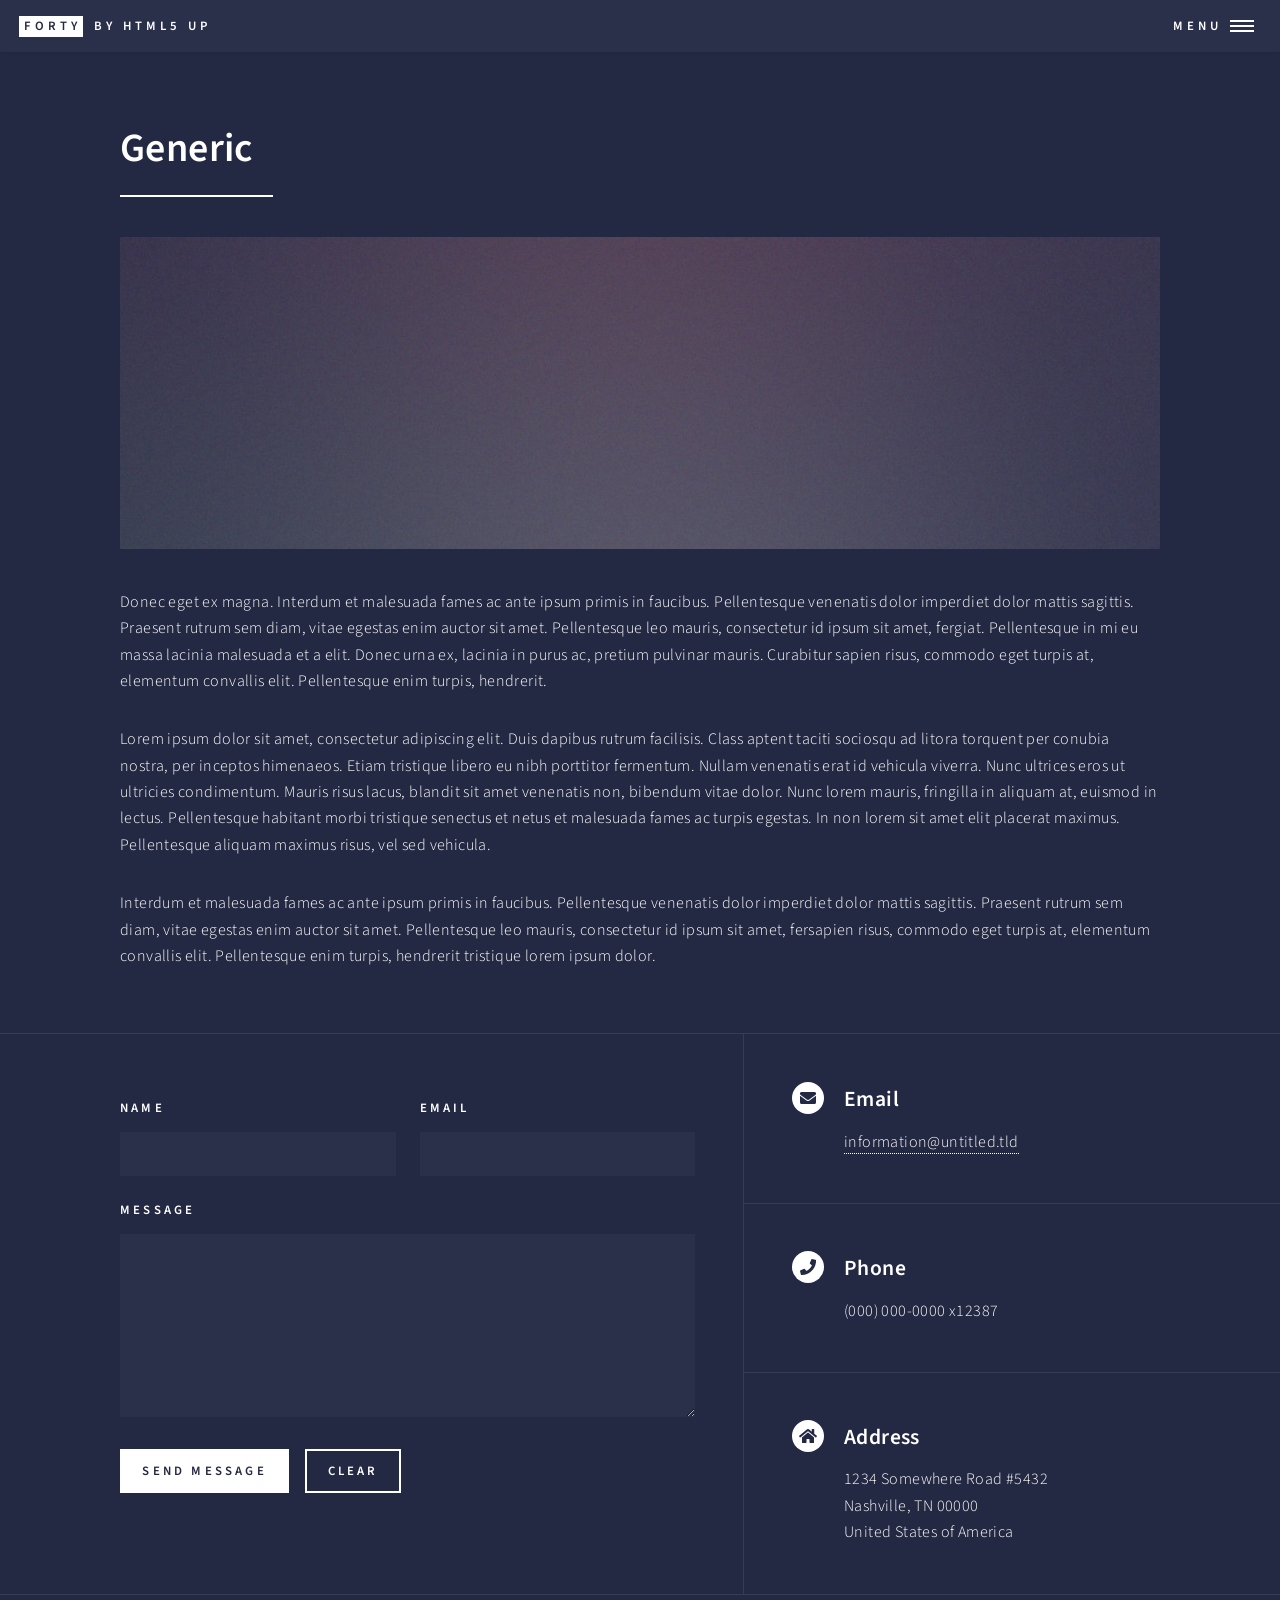
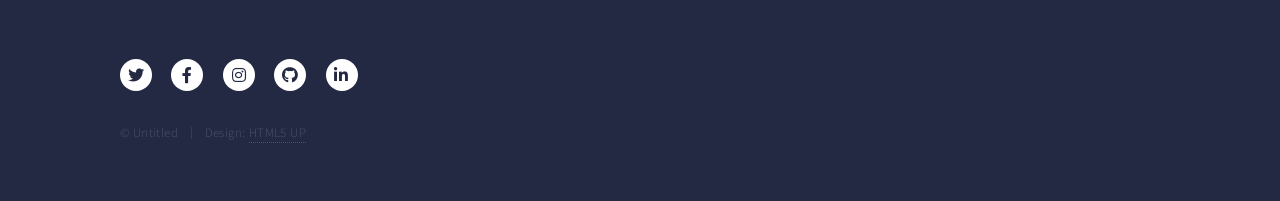
<file: aircraft-work.html>
<!DOCTYPE HTML>
<!--
	Forty by HTML5 UP
	html5up.net | @ajlkn
	Free for personal and commercial use under the CCA 3.0 license (html5up.net/license)
-->
<html>
	<head>
		<title>Generic - Forty by HTML5 UP</title>
		<meta charset="utf-8" />
		<meta name="viewport" content="width=device-width, initial-scale=1, user-scalable=no" />
		<link rel="stylesheet" href="assets/css/main.css" />
		<noscript><link rel="stylesheet" href="assets/css/noscript.css" /></noscript>
	</head>
	<body class="is-preload">

		<!-- Wrapper -->
			<div id="wrapper">

				<!-- Header -->
					<header id="header">
						<a href="index.html" class="logo"><strong>Forty</strong> <span>by HTML5 UP</span></a>
						<nav>
							<a href="#menu">Menu</a>
						</nav>
					</header>

				<!-- Menu -->
					<nav id="menu">
						<ul class="links">
							<li><a href="index.html">Home</a></li>
							<li><a href="landing.html">Landing</a></li>
							<li><a href="generic.html">Generic</a></li>
							<li><a href="elements.html">Elements</a></li>
						</ul>
						<ul class="actions stacked">
							<li><a href="#" class="button primary fit">Get Started</a></li>
							<li><a href="#" class="button fit">Log In</a></li>
						</ul>
					</nav>

				<!-- Main -->
					<div id="main" class="alt">

						<!-- One -->
							<section id="one">
								<div class="inner">
									<header class="major">
										<h1>Generic</h1>
									</header>
									<span class="image main"><img src="images/pic11.jpg" alt="" /></span>
									<p>Donec eget ex magna. Interdum et malesuada fames ac ante ipsum primis in faucibus. Pellentesque venenatis dolor imperdiet dolor mattis sagittis. Praesent rutrum sem diam, vitae egestas enim auctor sit amet. Pellentesque leo mauris, consectetur id ipsum sit amet, fergiat. Pellentesque in mi eu massa lacinia malesuada et a elit. Donec urna ex, lacinia in purus ac, pretium pulvinar mauris. Curabitur sapien risus, commodo eget turpis at, elementum convallis elit. Pellentesque enim turpis, hendrerit.</p>
									<p>Lorem ipsum dolor sit amet, consectetur adipiscing elit. Duis dapibus rutrum facilisis. Class aptent taciti sociosqu ad litora torquent per conubia nostra, per inceptos himenaeos. Etiam tristique libero eu nibh porttitor fermentum. Nullam venenatis erat id vehicula viverra. Nunc ultrices eros ut ultricies condimentum. Mauris risus lacus, blandit sit amet venenatis non, bibendum vitae dolor. Nunc lorem mauris, fringilla in aliquam at, euismod in lectus. Pellentesque habitant morbi tristique senectus et netus et malesuada fames ac turpis egestas. In non lorem sit amet elit placerat maximus. Pellentesque aliquam maximus risus, vel sed vehicula.</p>
									<p>Interdum et malesuada fames ac ante ipsum primis in faucibus. Pellentesque venenatis dolor imperdiet dolor mattis sagittis. Praesent rutrum sem diam, vitae egestas enim auctor sit amet. Pellentesque leo mauris, consectetur id ipsum sit amet, fersapien risus, commodo eget turpis at, elementum convallis elit. Pellentesque enim turpis, hendrerit tristique lorem ipsum dolor.</p>
								</div>
							</section>

					</div>

				<!-- Contact -->
					<section id="contact">
						<div class="inner">
							<section>
								<form method="post" action="#">
									<div class="fields">
										<div class="field half">
											<label for="name">Name</label>
											<input type="text" name="name" id="name" />
										</div>
										<div class="field half">
											<label for="email">Email</label>
											<input type="text" name="email" id="email" />
										</div>
										<div class="field">
											<label for="message">Message</label>
											<textarea name="message" id="message" rows="6"></textarea>
										</div>
									</div>
									<ul class="actions">
										<li><input type="submit" value="Send Message" class="primary" /></li>
										<li><input type="reset" value="Clear" /></li>
									</ul>
								</form>
							</section>
							<section class="split">
								<section>
									<div class="contact-method">
										<span class="icon solid alt fa-envelope"></span>
										<h3>Email</h3>
										<a href="#">information@untitled.tld</a>
									</div>
								</section>
								<section>
									<div class="contact-method">
										<span class="icon solid alt fa-phone"></span>
										<h3>Phone</h3>
										<span>(000) 000-0000 x12387</span>
									</div>
								</section>
								<section>
									<div class="contact-method">
										<span class="icon solid alt fa-home"></span>
										<h3>Address</h3>
										<span>1234 Somewhere Road #5432<br />
										Nashville, TN 00000<br />
										United States of America</span>
									</div>
								</section>
							</section>
						</div>
					</section>

				<!-- Footer -->
					<footer id="footer">
						<div class="inner">
							<ul class="icons">
								<li><a href="#" class="icon brands alt fa-twitter"><span class="label">Twitter</span></a></li>
								<li><a href="#" class="icon brands alt fa-facebook-f"><span class="label">Facebook</span></a></li>
								<li><a href="#" class="icon brands alt fa-instagram"><span class="label">Instagram</span></a></li>
								<li><a href="#" class="icon brands alt fa-github"><span class="label">GitHub</span></a></li>
								<li><a href="#" class="icon brands alt fa-linkedin-in"><span class="label">LinkedIn</span></a></li>
							</ul>
							<ul class="copyright">
								<li>&copy; Untitled</li><li>Design: <a href="https://html5up.net">HTML5 UP</a></li>
							</ul>
						</div>
					</footer>

			</div>

		<!-- Scripts -->
			<script src="assets/js/jquery.min.js"></script>
			<script src="assets/js/jquery.scrolly.min.js"></script>
			<script src="assets/js/jquery.scrollex.min.js"></script>
			<script src="assets/js/browser.min.js"></script>
			<script src="assets/js/breakpoints.min.js"></script>
			<script src="assets/js/util.js"></script>
			<script src="assets/js/main.js"></script>

	</body>
</html>
</file>
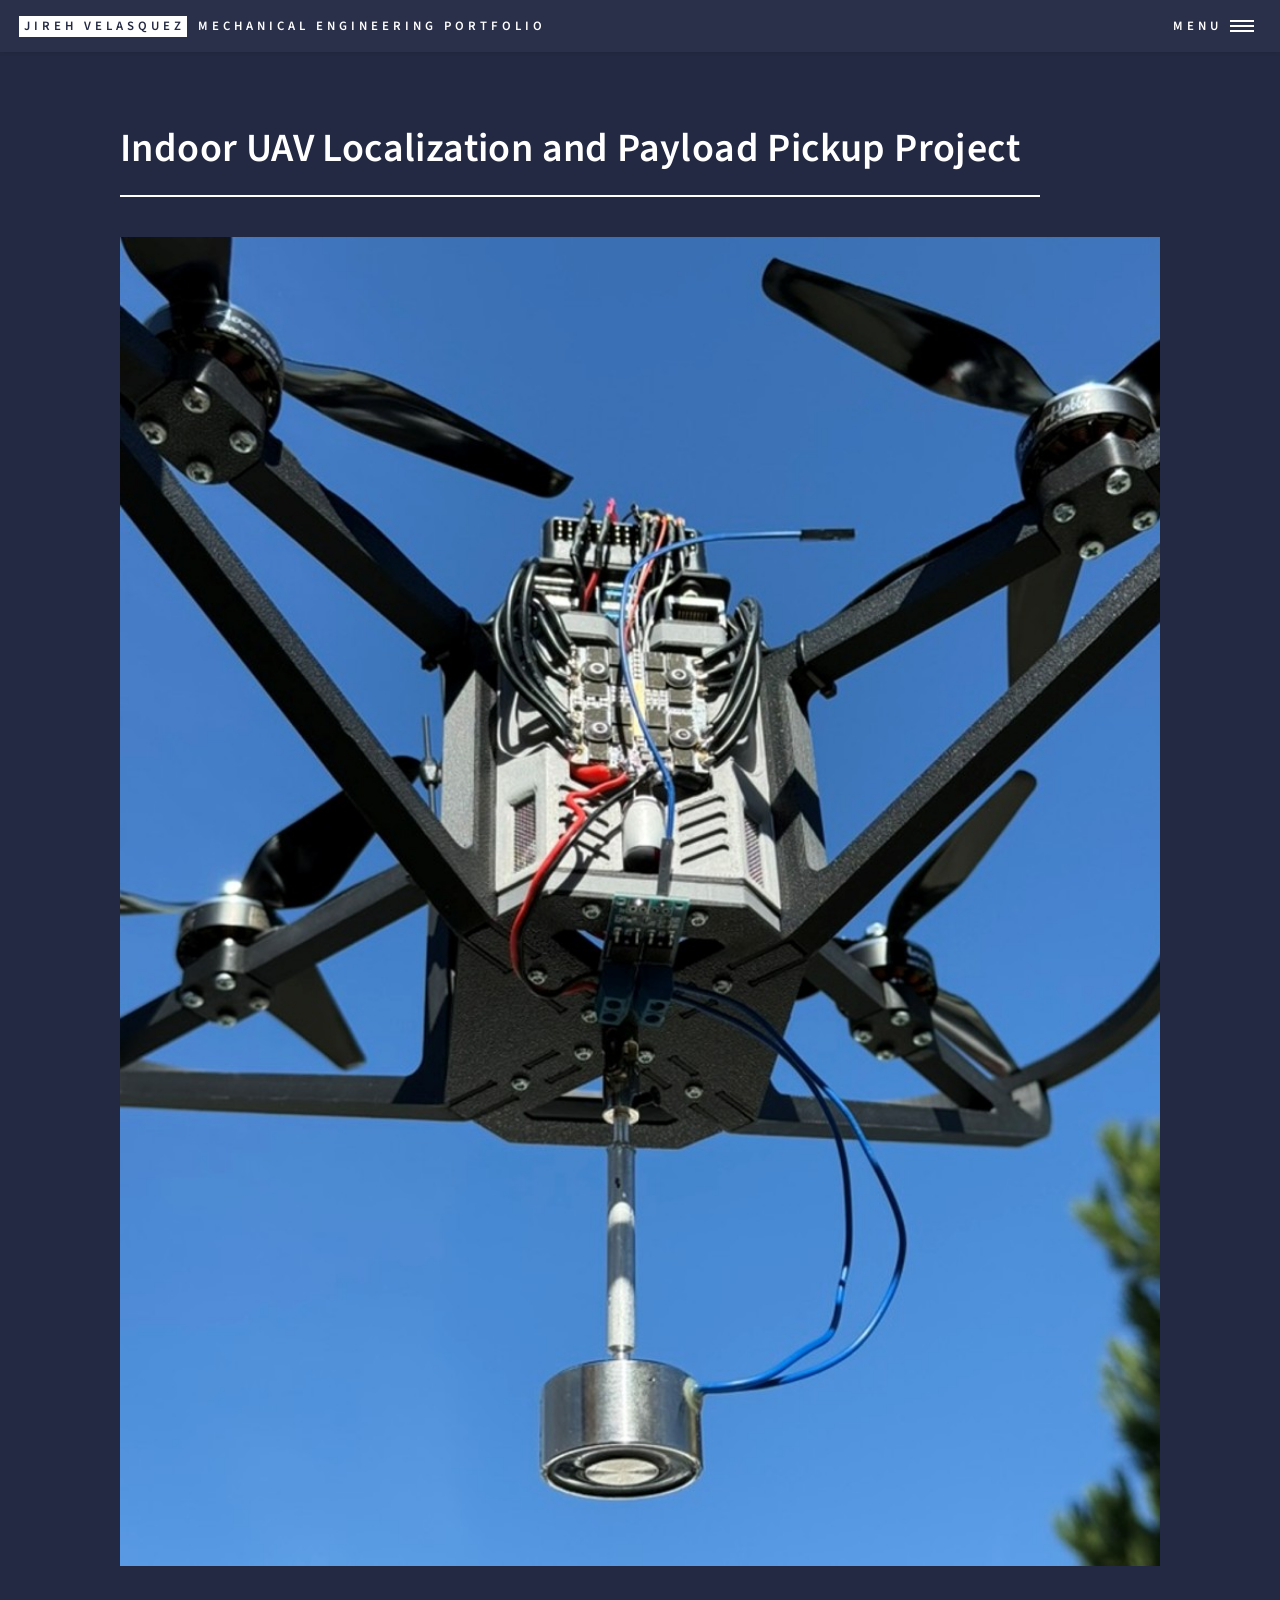
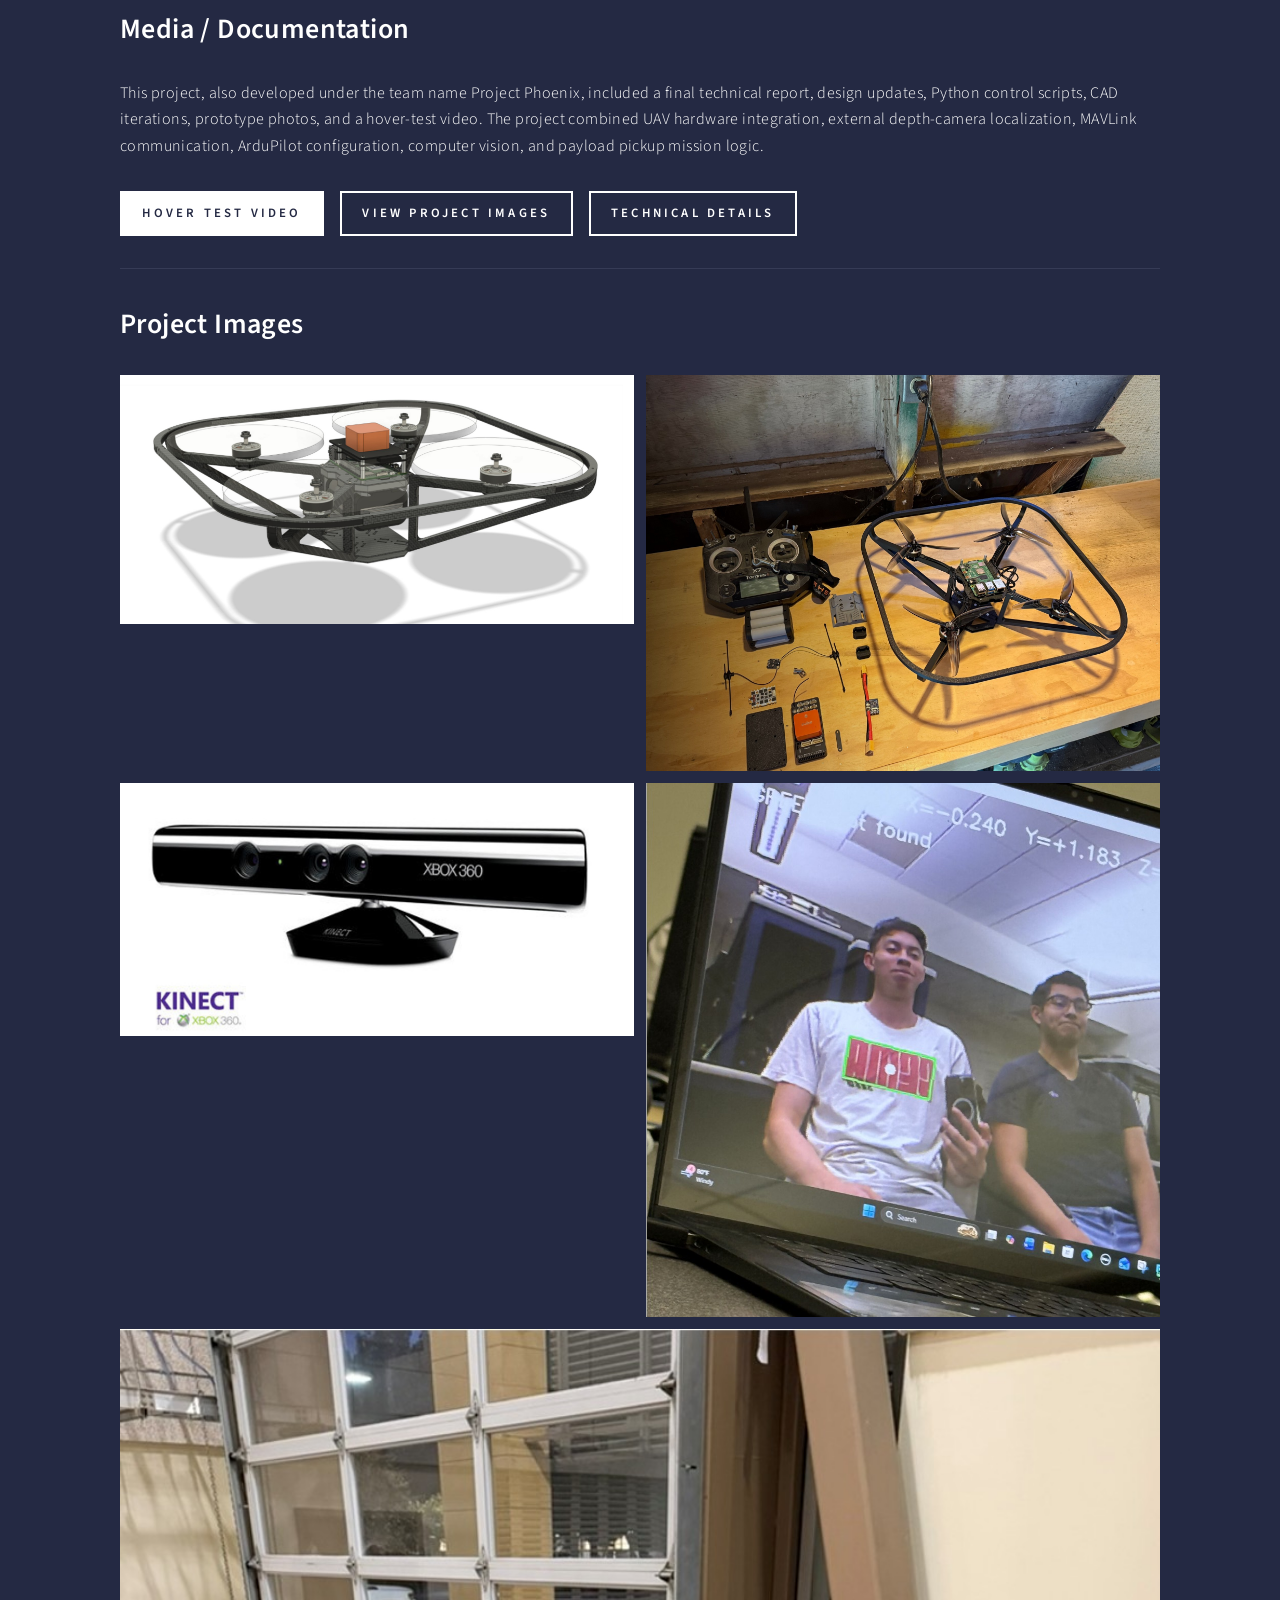
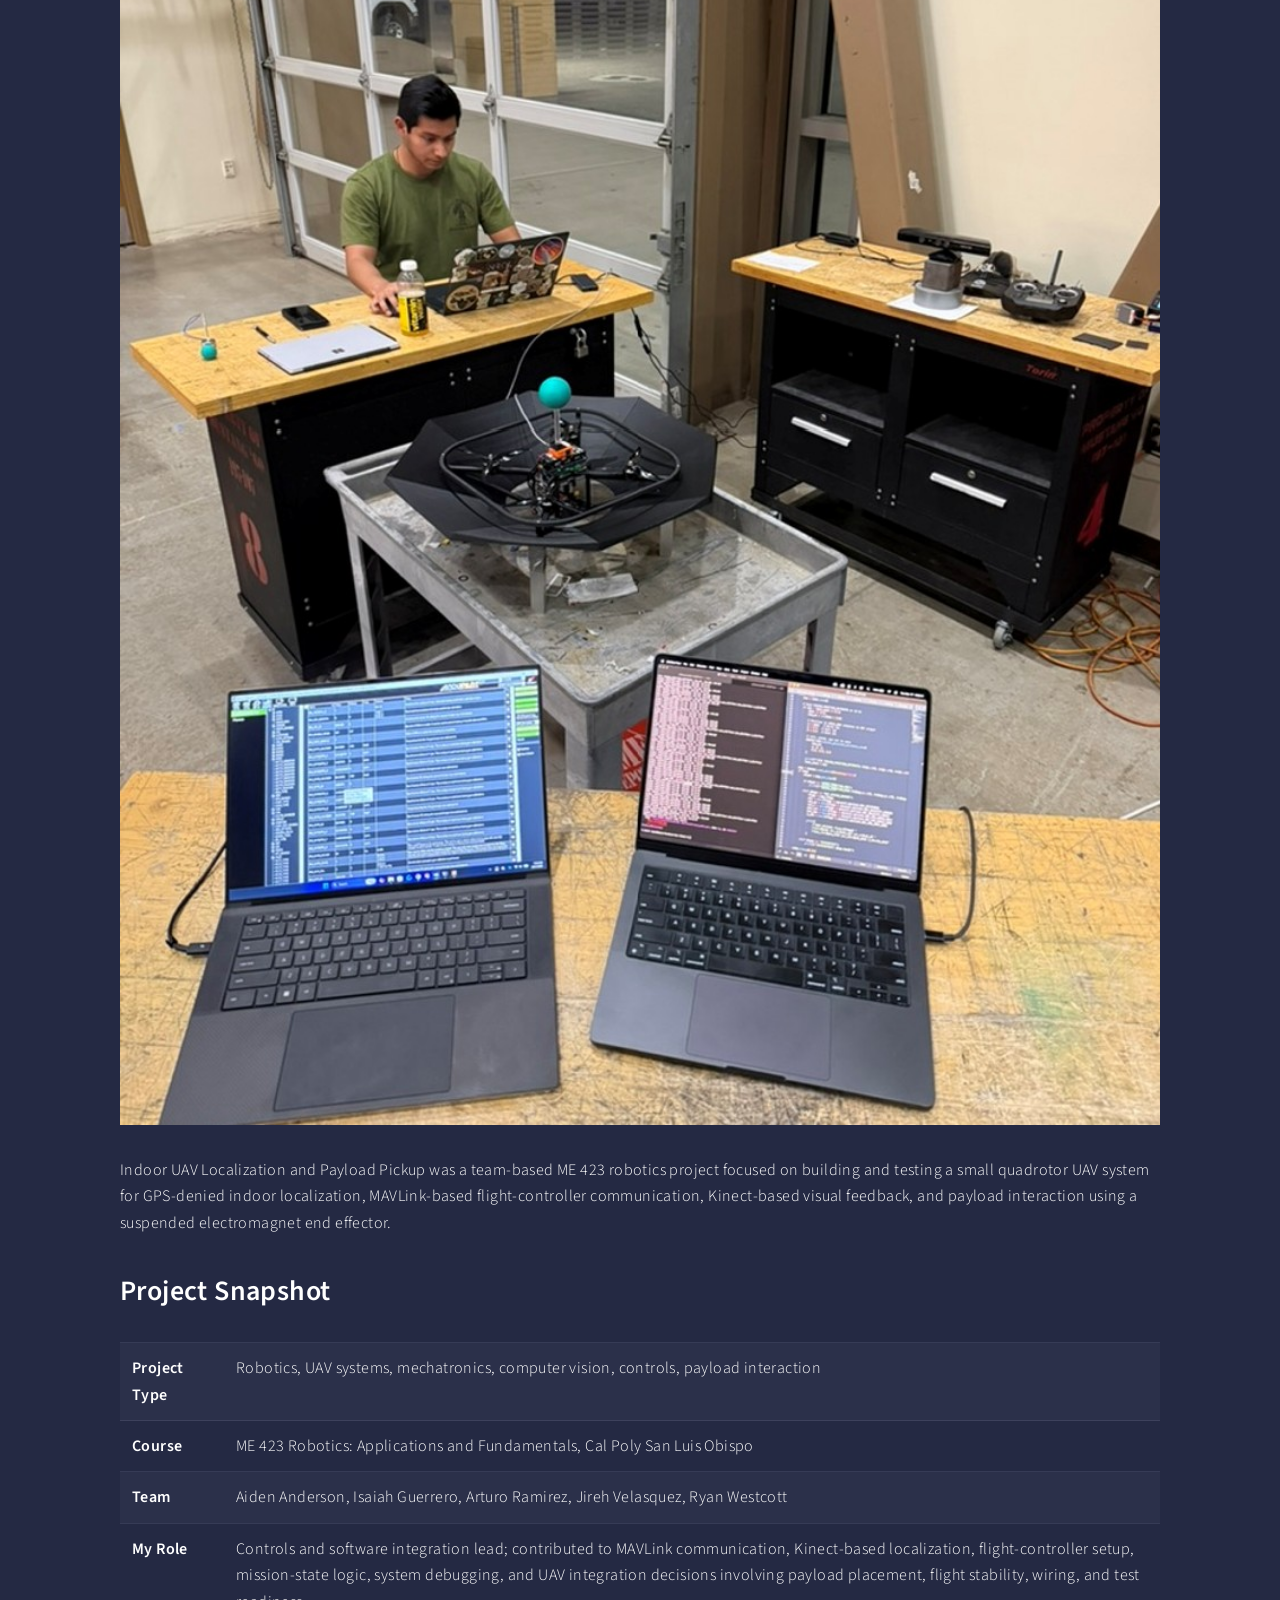
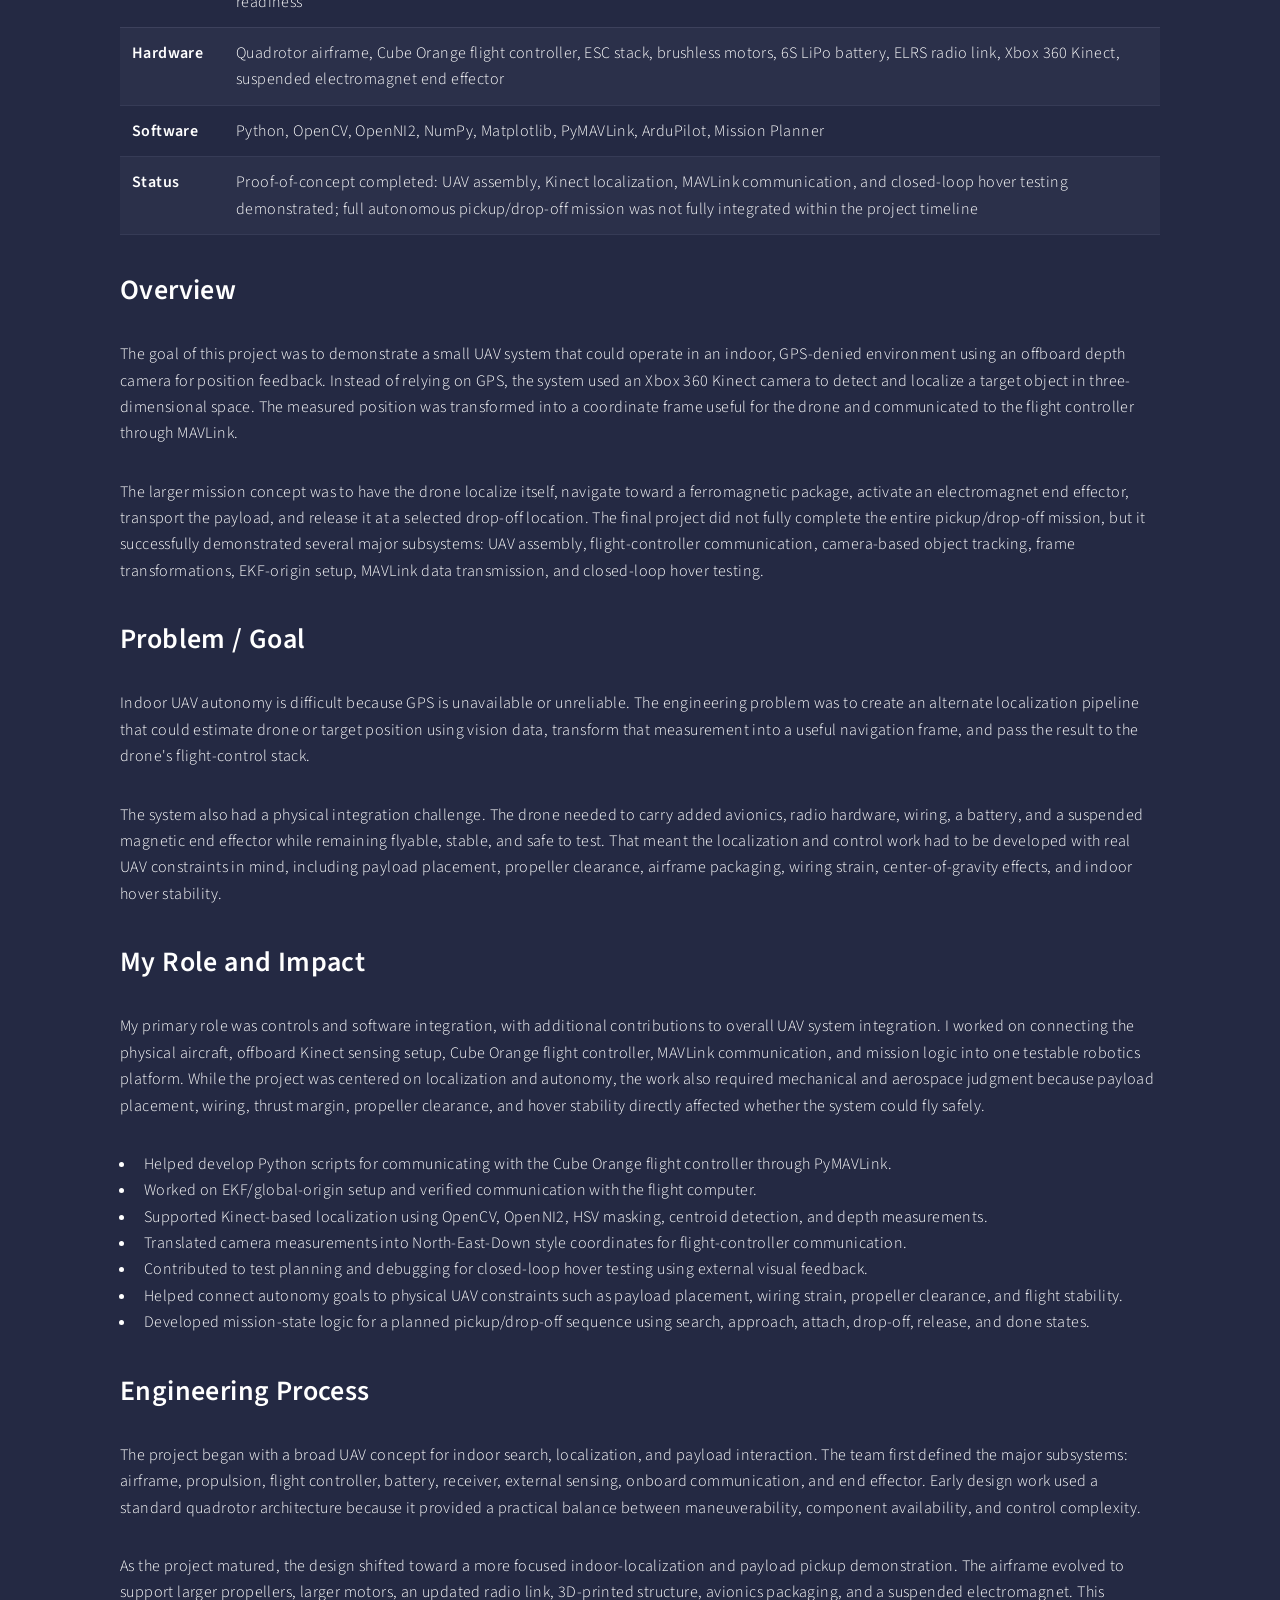
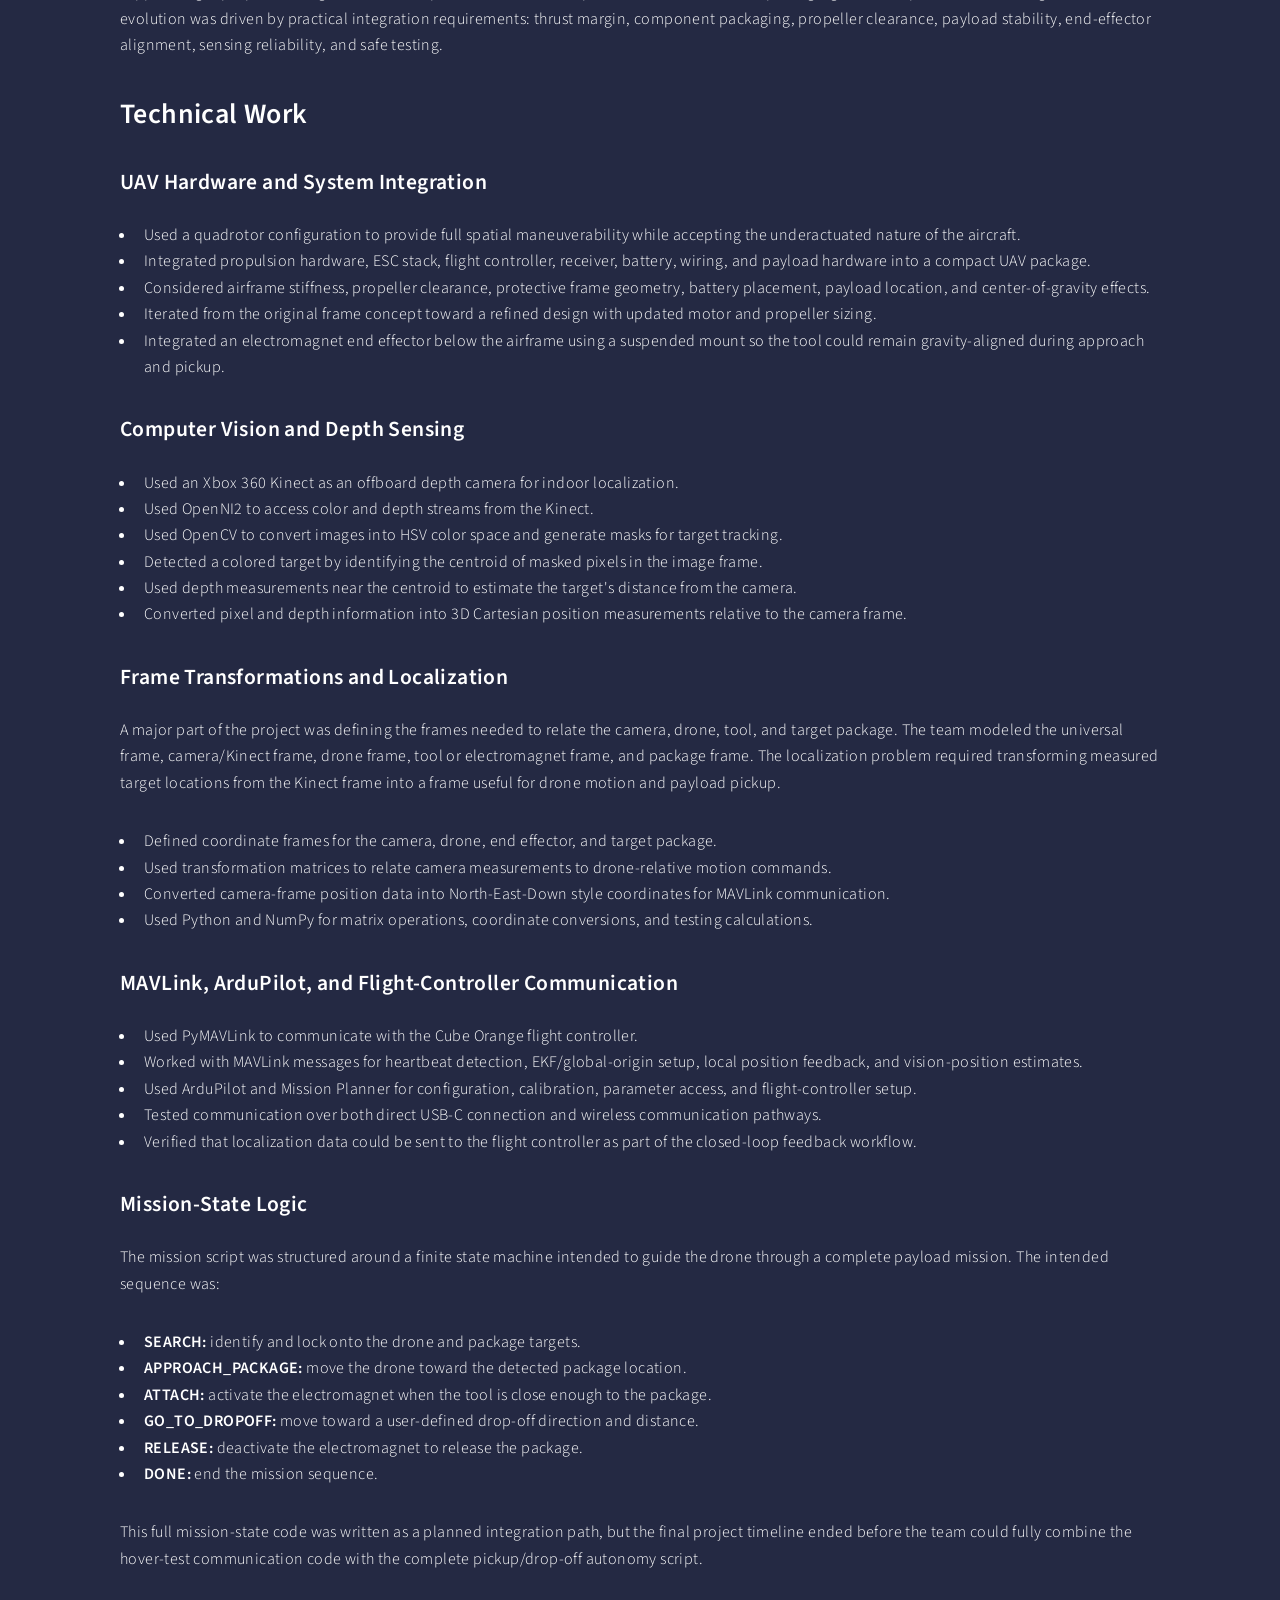
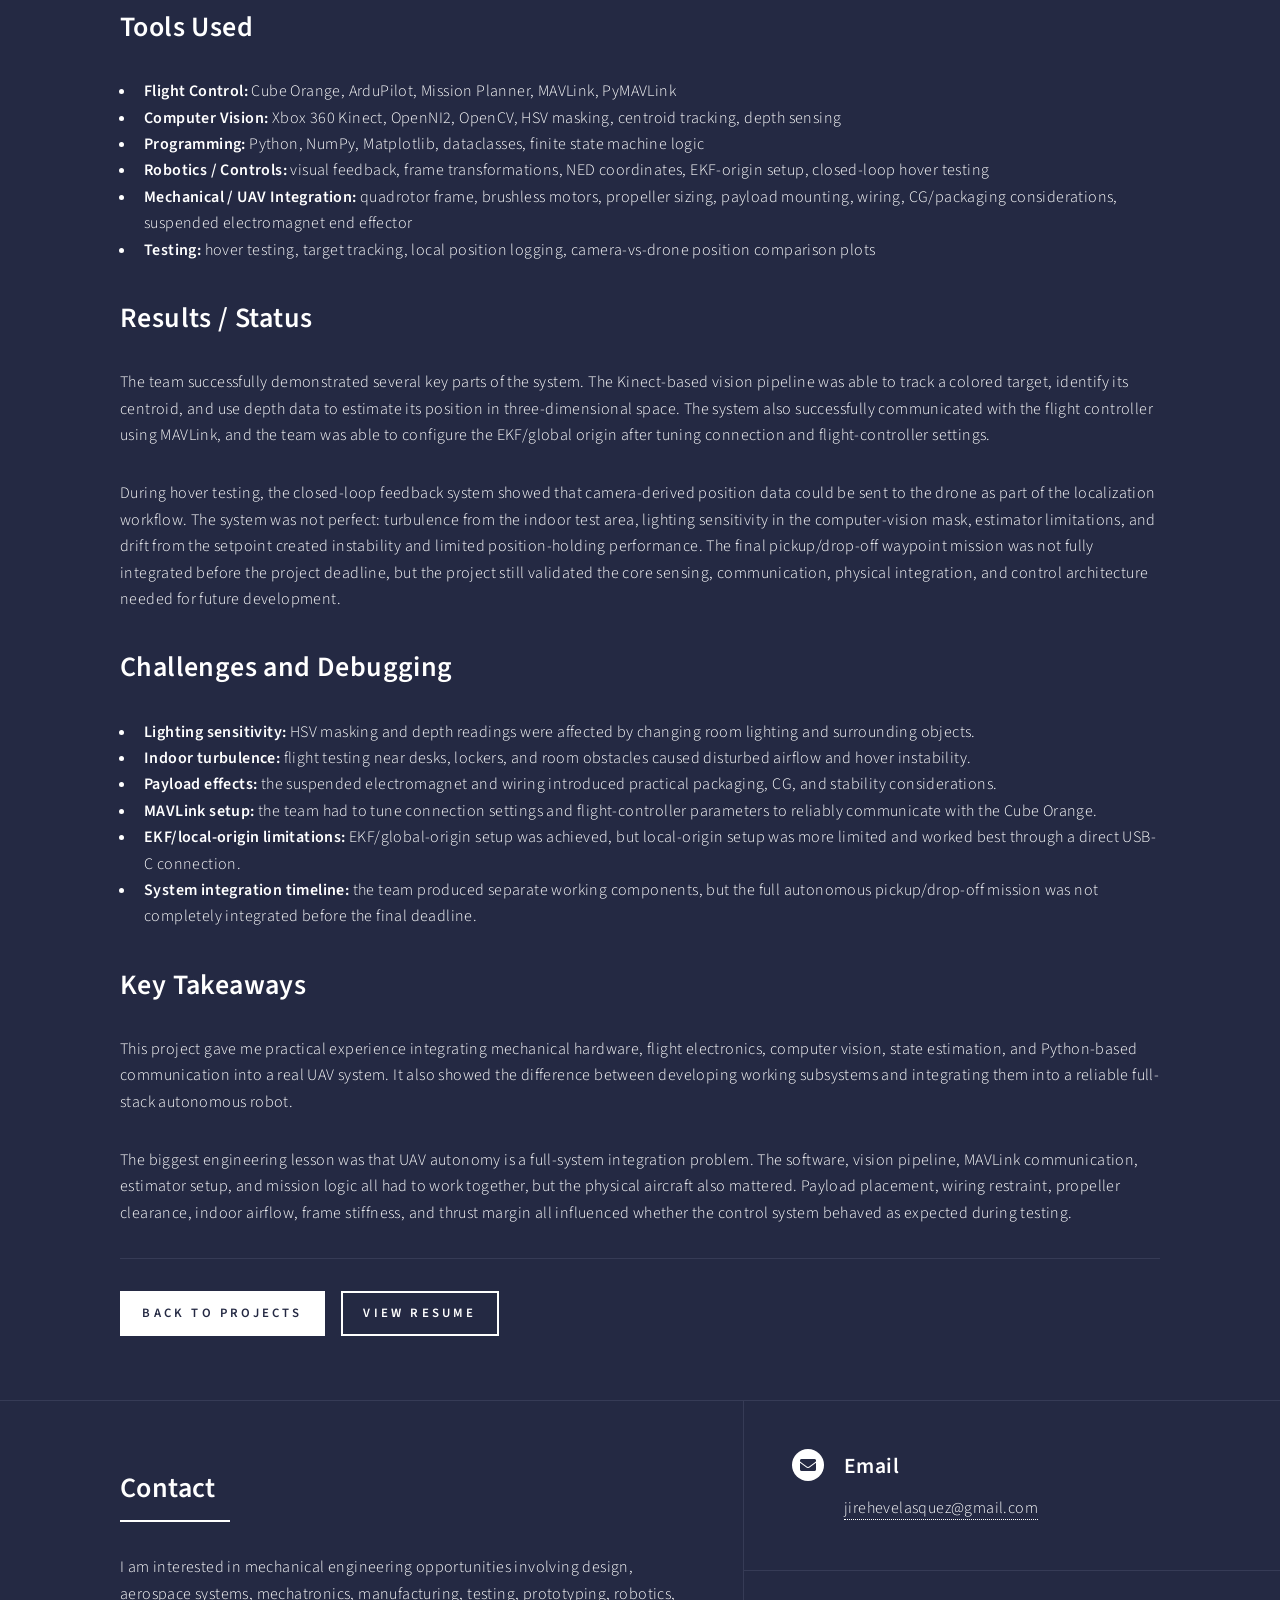
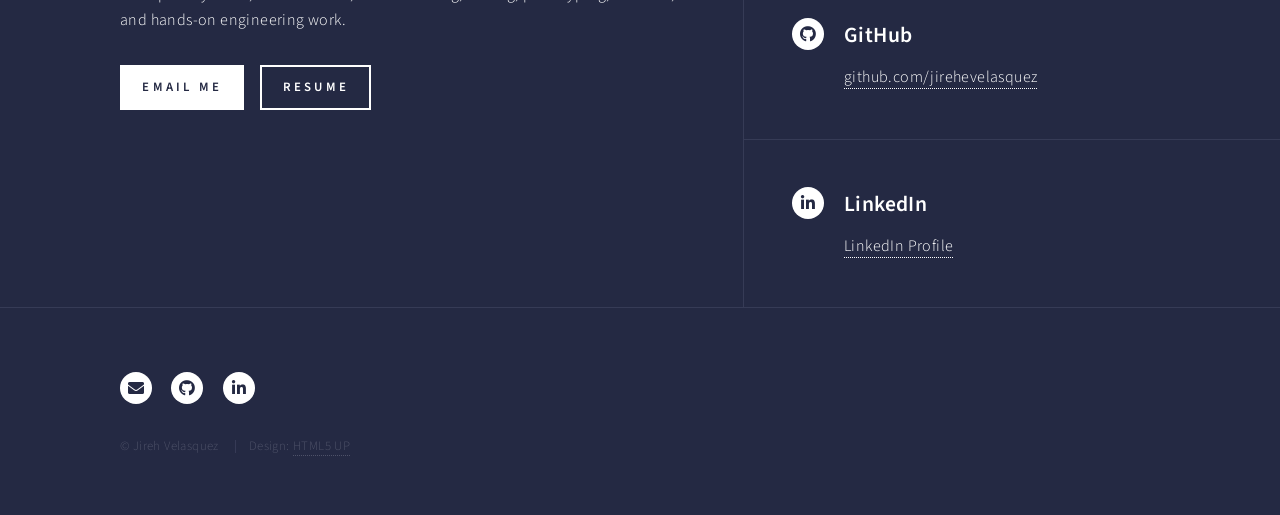
<file: drone.html>
<!DOCTYPE HTML>
<!--
	Forty by HTML5 UP
	html5up.net | @ajlkn
	Free for personal and commercial use under the CCA 3.0 license (html5up.net/license)
	Customized for Jireh Velasquez's mechanical engineering portfolio.
-->
<html>
	<head>
		<title>Indoor UAV Localization and Payload Pickup Project | Jireh Velasquez</title>
		<meta charset="utf-8" />
		<meta name="viewport" content="width=device-width, initial-scale=1, user-scalable=no" />
		<meta name="description" content="Indoor UAV localization and payload pickup project by Jireh Velasquez featuring Kinect-based depth sensing, MAVLink communication, ArduPilot, frame transformations, computer vision, closed-loop hover testing, and payload pickup concepts." />
		<link rel="stylesheet" href="assets/css/main.css" />
		<noscript><link rel="stylesheet" href="assets/css/noscript.css" /></noscript>
	</head>

	<body class="is-preload">

		<div id="wrapper">

			<header id="header">
				<a href="index.html" class="logo"><strong>Jireh Velasquez</strong> <span>Mechanical Engineering Portfolio</span></a>
				<nav>
					<a href="#menu">Menu</a>
				</nav>
			</header>

			<nav id="menu">
				<ul class="links">
					<li><a href="index.html">Home</a></li>
					<li><a href="index.html#one">Projects</a></li>
					<li><a href="index.html#two">About</a></li>
					<li><a href="index.html#contact">Contact</a></li>
					<li><a href="resume.pdf">Resume</a></li>
				</ul>
				<ul class="actions stacked">
					<li><a href="index.html#one" class="button primary fit">View Projects</a></li>
					<li><a href="https://github.com/jirehevelasquez" class="button fit">GitHub</a></li>
				</ul>
			</nav>

			<div id="main" class="alt">

				<section id="one">
					<div class="inner">

						<header class="major">
							<h1>Indoor UAV Localization and Payload Pickup Project</h1>
						</header>

						<span class="image main">
							<img src="images/Drone end.jpg" alt="Indoor UAV with suspended electromagnet end effector" />
						</span>

						<h2>Media / Documentation</h2>
						<p>
							This project, also developed under the team name Project Phoenix, included a final technical report,
							design updates, Python control scripts, CAD iterations, prototype photos, and a hover-test video.
							The project combined UAV hardware integration, external depth-camera localization, MAVLink communication,
							ArduPilot configuration, computer vision, and payload pickup mission logic.
						</p>

						<ul class="actions">
							<li><a href="media/hover_test-1.mp4" class="button primary">Hover Test Video</a></li>
							<li><a href="#project-images" class="button scrolly">View Project Images</a></li>
							<li><a href="#technical-work" class="button scrolly">Technical Details</a></li>
						</ul>

						<hr />

						<h2 id="project-images">Project Images</h2>
						<div class="box alt">
							<div class="row gtr-50 gtr-uniform">

								<div class="col-6">
									<span class="image fit">
										<img src="images/Drone CAD.jpg" alt="Final UAV CAD design with propeller guards and avionics packaging" />
									</span>
								</div>

								<div class="col-6">
									<span class="image fit">
										<img src="images/Drone title.jpg" alt="Drone hardware layout with controller, flight electronics, and quadrotor prototype" />
									</span>
								</div>

								<div class="col-6">
									<span class="image fit">
										<img src="images/Drone camera.jpg" alt="Xbox 360 Kinect depth camera used for offboard UAV localization" />
									</span>
								</div>

								<div class="col-6">
									<span class="image fit">
										<img src="images/Drone color.jpg" alt="Computer vision color tracking and depth measurement interface" />
									</span>
								</div>

								<div class="col-12">
									<span class="image fit">
										<img src="images/Drone connection.jpg" alt="Indoor UAV test setup with Mission Planner, Python code, Kinect, and drone" />
									</span>
								</div>

							</div>
						</div>

						<p>
							Indoor UAV Localization and Payload Pickup was a team-based ME 423 robotics project focused on
							building and testing a small quadrotor UAV system for GPS-denied indoor localization, MAVLink-based
							flight-controller communication, Kinect-based visual feedback, and payload interaction using a
							suspended electromagnet end effector.
						</p>

						<h2>Project Snapshot</h2>
						<div class="table-wrapper">
							<table>
								<tbody>
									<tr>
										<td><strong>Project Type</strong></td>
										<td>Robotics, UAV systems, mechatronics, computer vision, controls, payload interaction</td>
									</tr>
									<tr>
										<td><strong>Course</strong></td>
										<td>ME 423 Robotics: Applications and Fundamentals, Cal Poly San Luis Obispo</td>
									</tr>
									<tr>
										<td><strong>Team</strong></td>
										<td>Aiden Anderson, Isaiah Guerrero, Arturo Ramirez, Jireh Velasquez, Ryan Westcott</td>
									</tr>
									<tr>
										<td><strong>My Role</strong></td>
										<td>Controls and software integration lead; contributed to MAVLink communication, Kinect-based localization, flight-controller setup, mission-state logic, system debugging, and UAV integration decisions involving payload placement, flight stability, wiring, and test readiness</td>
									</tr>
									<tr>
										<td><strong>Hardware</strong></td>
										<td>Quadrotor airframe, Cube Orange flight controller, ESC stack, brushless motors, 6S LiPo battery, ELRS radio link, Xbox 360 Kinect, suspended electromagnet end effector</td>
									</tr>
									<tr>
										<td><strong>Software</strong></td>
										<td>Python, OpenCV, OpenNI2, NumPy, Matplotlib, PyMAVLink, ArduPilot, Mission Planner</td>
									</tr>
									<tr>
										<td><strong>Status</strong></td>
										<td>Proof-of-concept completed: UAV assembly, Kinect localization, MAVLink communication, and closed-loop hover testing demonstrated; full autonomous pickup/drop-off mission was not fully integrated within the project timeline</td>
									</tr>
								</tbody>
							</table>
						</div>

						<h2>Overview</h2>
						<p>
							The goal of this project was to demonstrate a small UAV system that could operate in an indoor,
							GPS-denied environment using an offboard depth camera for position feedback. Instead of relying on GPS,
							the system used an Xbox 360 Kinect camera to detect and localize a target object in three-dimensional
							space. The measured position was transformed into a coordinate frame useful for the drone and
							communicated to the flight controller through MAVLink.
						</p>

						<p>
							The larger mission concept was to have the drone localize itself, navigate toward a ferromagnetic
							package, activate an electromagnet end effector, transport the payload, and release it at a selected
							drop-off location. The final project did not fully complete the entire pickup/drop-off mission, but it
							successfully demonstrated several major subsystems: UAV assembly, flight-controller communication,
							camera-based object tracking, frame transformations, EKF-origin setup, MAVLink data transmission, and
							closed-loop hover testing.
						</p>

						<h2>Problem / Goal</h2>
						<p>
							Indoor UAV autonomy is difficult because GPS is unavailable or unreliable. The engineering problem was
							to create an alternate localization pipeline that could estimate drone or target position using vision
							data, transform that measurement into a useful navigation frame, and pass the result to the drone's
							flight-control stack.
						</p>

						<p>
							The system also had a physical integration challenge. The drone needed to carry added avionics,
							radio hardware, wiring, a battery, and a suspended magnetic end effector while remaining flyable,
							stable, and safe to test. That meant the localization and control work had to be developed with
							real UAV constraints in mind, including payload placement, propeller clearance, airframe packaging,
							wiring strain, center-of-gravity effects, and indoor hover stability.
						</p>

						<h2>My Role and Impact</h2>
						<p>
							My primary role was controls and software integration, with additional contributions to overall UAV system integration.
							I worked on connecting the physical aircraft, offboard Kinect sensing setup, Cube Orange flight controller,
							MAVLink communication, and mission logic into one testable robotics platform. While the project was centered on
							localization and autonomy, the work also required mechanical and aerospace judgment because payload placement,
							wiring, thrust margin, propeller clearance, and hover stability directly affected whether the system could fly safely.
						</p>

						<ul>
							<li>Helped develop Python scripts for communicating with the Cube Orange flight controller through PyMAVLink.</li>
							<li>Worked on EKF/global-origin setup and verified communication with the flight computer.</li>
							<li>Supported Kinect-based localization using OpenCV, OpenNI2, HSV masking, centroid detection, and depth measurements.</li>
							<li>Translated camera measurements into North-East-Down style coordinates for flight-controller communication.</li>
							<li>Contributed to test planning and debugging for closed-loop hover testing using external visual feedback.</li>
							<li>Helped connect autonomy goals to physical UAV constraints such as payload placement, wiring strain, propeller clearance, and flight stability.</li>
							<li>Developed mission-state logic for a planned pickup/drop-off sequence using search, approach, attach, drop-off, release, and done states.</li>
						</ul>

						<h2>Engineering Process</h2>
						<p>
							The project began with a broad UAV concept for indoor search, localization, and payload interaction.
							The team first defined the major subsystems: airframe, propulsion, flight controller, battery, receiver,
							external sensing, onboard communication, and end effector. Early design work used a standard quadrotor
							architecture because it provided a practical balance between maneuverability, component availability,
							and control complexity.
						</p>

						<p>
							As the project matured, the design shifted toward a more focused indoor-localization and payload pickup
							demonstration. The airframe evolved to support larger propellers, larger motors, an updated radio link,
							3D-printed structure, avionics packaging, and a suspended electromagnet. This evolution was driven by
							practical integration requirements: thrust margin, component packaging, propeller clearance, payload
							stability, end-effector alignment, sensing reliability, and safe testing.
						</p>

						<h2 id="technical-work">Technical Work</h2>

						<h3>UAV Hardware and System Integration</h3>
						<ul>
							<li>Used a quadrotor configuration to provide full spatial maneuverability while accepting the underactuated nature of the aircraft.</li>
							<li>Integrated propulsion hardware, ESC stack, flight controller, receiver, battery, wiring, and payload hardware into a compact UAV package.</li>
							<li>Considered airframe stiffness, propeller clearance, protective frame geometry, battery placement, payload location, and center-of-gravity effects.</li>
							<li>Iterated from the original frame concept toward a refined design with updated motor and propeller sizing.</li>
							<li>Integrated an electromagnet end effector below the airframe using a suspended mount so the tool could remain gravity-aligned during approach and pickup.</li>
						</ul>

						<h3>Computer Vision and Depth Sensing</h3>
						<ul>
							<li>Used an Xbox 360 Kinect as an offboard depth camera for indoor localization.</li>
							<li>Used OpenNI2 to access color and depth streams from the Kinect.</li>
							<li>Used OpenCV to convert images into HSV color space and generate masks for target tracking.</li>
							<li>Detected a colored target by identifying the centroid of masked pixels in the image frame.</li>
							<li>Used depth measurements near the centroid to estimate the target's distance from the camera.</li>
							<li>Converted pixel and depth information into 3D Cartesian position measurements relative to the camera frame.</li>
						</ul>

						<h3>Frame Transformations and Localization</h3>
						<p>
							A major part of the project was defining the frames needed to relate the camera, drone, tool, and
							target package. The team modeled the universal frame, camera/Kinect frame, drone frame, tool or
							electromagnet frame, and package frame. The localization problem required transforming measured
							target locations from the Kinect frame into a frame useful for drone motion and payload pickup.
						</p>

						<ul>
							<li>Defined coordinate frames for the camera, drone, end effector, and target package.</li>
							<li>Used transformation matrices to relate camera measurements to drone-relative motion commands.</li>
							<li>Converted camera-frame position data into North-East-Down style coordinates for MAVLink communication.</li>
							<li>Used Python and NumPy for matrix operations, coordinate conversions, and testing calculations.</li>
						</ul>

						<h3>MAVLink, ArduPilot, and Flight-Controller Communication</h3>
						<ul>
							<li>Used PyMAVLink to communicate with the Cube Orange flight controller.</li>
							<li>Worked with MAVLink messages for heartbeat detection, EKF/global-origin setup, local position feedback, and vision-position estimates.</li>
							<li>Used ArduPilot and Mission Planner for configuration, calibration, parameter access, and flight-controller setup.</li>
							<li>Tested communication over both direct USB-C connection and wireless communication pathways.</li>
							<li>Verified that localization data could be sent to the flight controller as part of the closed-loop feedback workflow.</li>
						</ul>

						<h3>Mission-State Logic</h3>
						<p>
							The mission script was structured around a finite state machine intended to guide the drone through a
							complete payload mission. The intended sequence was:
						</p>

						<ul>
							<li><strong>SEARCH:</strong> identify and lock onto the drone and package targets.</li>
							<li><strong>APPROACH_PACKAGE:</strong> move the drone toward the detected package location.</li>
							<li><strong>ATTACH:</strong> activate the electromagnet when the tool is close enough to the package.</li>
							<li><strong>GO_TO_DROPOFF:</strong> move toward a user-defined drop-off direction and distance.</li>
							<li><strong>RELEASE:</strong> deactivate the electromagnet to release the package.</li>
							<li><strong>DONE:</strong> end the mission sequence.</li>
						</ul>

						<p>
							This full mission-state code was written as a planned integration path, but the final project timeline
							ended before the team could fully combine the hover-test communication code with the complete
							pickup/drop-off autonomy script.
						</p>

						<h2>Tools Used</h2>
						<ul>
							<li><strong>Flight Control:</strong> Cube Orange, ArduPilot, Mission Planner, MAVLink, PyMAVLink</li>
							<li><strong>Computer Vision:</strong> Xbox 360 Kinect, OpenNI2, OpenCV, HSV masking, centroid tracking, depth sensing</li>
							<li><strong>Programming:</strong> Python, NumPy, Matplotlib, dataclasses, finite state machine logic</li>
							<li><strong>Robotics / Controls:</strong> visual feedback, frame transformations, NED coordinates, EKF-origin setup, closed-loop hover testing</li>
							<li><strong>Mechanical / UAV Integration:</strong> quadrotor frame, brushless motors, propeller sizing, payload mounting, wiring, CG/packaging considerations, suspended electromagnet end effector</li>
							<li><strong>Testing:</strong> hover testing, target tracking, local position logging, camera-vs-drone position comparison plots</li>
						</ul>

						<h2>Results / Status</h2>
						<p>
							The team successfully demonstrated several key parts of the system. The Kinect-based vision pipeline
							was able to track a colored target, identify its centroid, and use depth data to estimate its position
							in three-dimensional space. The system also successfully communicated with the flight controller using
							MAVLink, and the team was able to configure the EKF/global origin after tuning connection and
							flight-controller settings.
						</p>

						<p>
							During hover testing, the closed-loop feedback system showed that camera-derived position data could
							be sent to the drone as part of the localization workflow. The system was not perfect: turbulence from
							the indoor test area, lighting sensitivity in the computer-vision mask, estimator limitations, and drift
							from the setpoint created instability and limited position-holding performance. The final pickup/drop-off
							waypoint mission was not fully integrated before the project deadline, but the project still validated the
							core sensing, communication, physical integration, and control architecture needed for future development.
						</p>

						<h2>Challenges and Debugging</h2>
						<ul>
							<li><strong>Lighting sensitivity:</strong> HSV masking and depth readings were affected by changing room lighting and surrounding objects.</li>
							<li><strong>Indoor turbulence:</strong> flight testing near desks, lockers, and room obstacles caused disturbed airflow and hover instability.</li>
							<li><strong>Payload effects:</strong> the suspended electromagnet and wiring introduced practical packaging, CG, and stability considerations.</li>
							<li><strong>MAVLink setup:</strong> the team had to tune connection settings and flight-controller parameters to reliably communicate with the Cube Orange.</li>
							<li><strong>EKF/local-origin limitations:</strong> EKF/global-origin setup was achieved, but local-origin setup was more limited and worked best through a direct USB-C connection.</li>
							<li><strong>System integration timeline:</strong> the team produced separate working components, but the full autonomous pickup/drop-off mission was not completely integrated before the final deadline.</li>
						</ul>

						<h2>Key Takeaways</h2>
						<p>
							This project gave me practical experience integrating mechanical hardware, flight electronics,
							computer vision, state estimation, and Python-based communication into a real UAV system. It also
							showed the difference between developing working subsystems and integrating them into a reliable
							full-stack autonomous robot.
						</p>

						<p>
							The biggest engineering lesson was that UAV autonomy is a full-system integration problem. The software,
							vision pipeline, MAVLink communication, estimator setup, and mission logic all had to work together, but
							the physical aircraft also mattered. Payload placement, wiring restraint, propeller clearance, indoor airflow,
							frame stiffness, and thrust margin all influenced whether the control system behaved as expected during testing.
						</p>

						<hr />

						<ul class="actions">
							<li><a href="index.html#one" class="button primary">Back to Projects</a></li>
							<li><a href="resume.pdf" class="button">View Resume</a></li>
						</ul>

					</div>
				</section>

			</div>

			<section id="contact">
				<div class="inner">

					<section>
						<header class="major">
							<h2>Contact</h2>
						</header>
						<p>
							I am interested in mechanical engineering opportunities involving design,
							aerospace systems, mechatronics, manufacturing, testing, prototyping,
							robotics, and hands-on engineering work.
						</p>
						<ul class="actions">
							<li><a href="mailto:jirehevelasquez@gmail.com" class="button primary">Email Me</a></li>
							<li><a href="resume.pdf" class="button">Resume</a></li>
						</ul>
					</section>

					<section class="split">

						<section>
							<div class="contact-method">
								<span class="icon solid alt fa-envelope"></span>
								<h3>Email</h3>
								<a href="mailto:jirehevelasquez@gmail.com">jirehevelasquez@gmail.com</a>
							</div>
						</section>

						<section>
							<div class="contact-method">
								<span class="icon brands alt fa-github"></span>
								<h3>GitHub</h3>
								<a href="https://github.com/jirehevelasquez">github.com/jirehevelasquez</a>
							</div>
						</section>

						<section>
							<div class="contact-method">
								<span class="icon brands alt fa-linkedin-in"></span>
								<h3>LinkedIn</h3>
								<a href="https://www.linkedin.com/in/your-linkedin">LinkedIn Profile</a>
							</div>
						</section>

					</section>
				</div>
			</section>

			<footer id="footer">
				<div class="inner">
					<ul class="icons">
						<li><a href="mailto:jirehevelasquez@gmail.com" class="icon solid alt fa-envelope"><span class="label">Email</span></a></li>
						<li><a href="https://github.com/jirehevelasquez" class="icon brands alt fa-github"><span class="label">GitHub</span></a></li>
						<li><a href="https://www.linkedin.com/in/your-linkedin" class="icon brands alt fa-linkedin-in"><span class="label">LinkedIn</span></a></li>
					</ul>
					<ul class="copyright">
						<li>&copy; Jireh Velasquez</li>
						<li>Design: <a href="https://html5up.net">HTML5 UP</a></li>
					</ul>
				</div>
			</footer>

		</div>

		<script src="assets/js/jquery.min.js"></script>
		<script src="assets/js/jquery.scrolly.min.js"></script>
		<script src="assets/js/jquery.scrollex.min.js"></script>
		<script src="assets/js/browser.min.js"></script>
		<script src="assets/js/breakpoints.min.js"></script>
		<script src="assets/js/util.js"></script>
		<script src="assets/js/main.js"></script>

	</body>
</html>
</file>
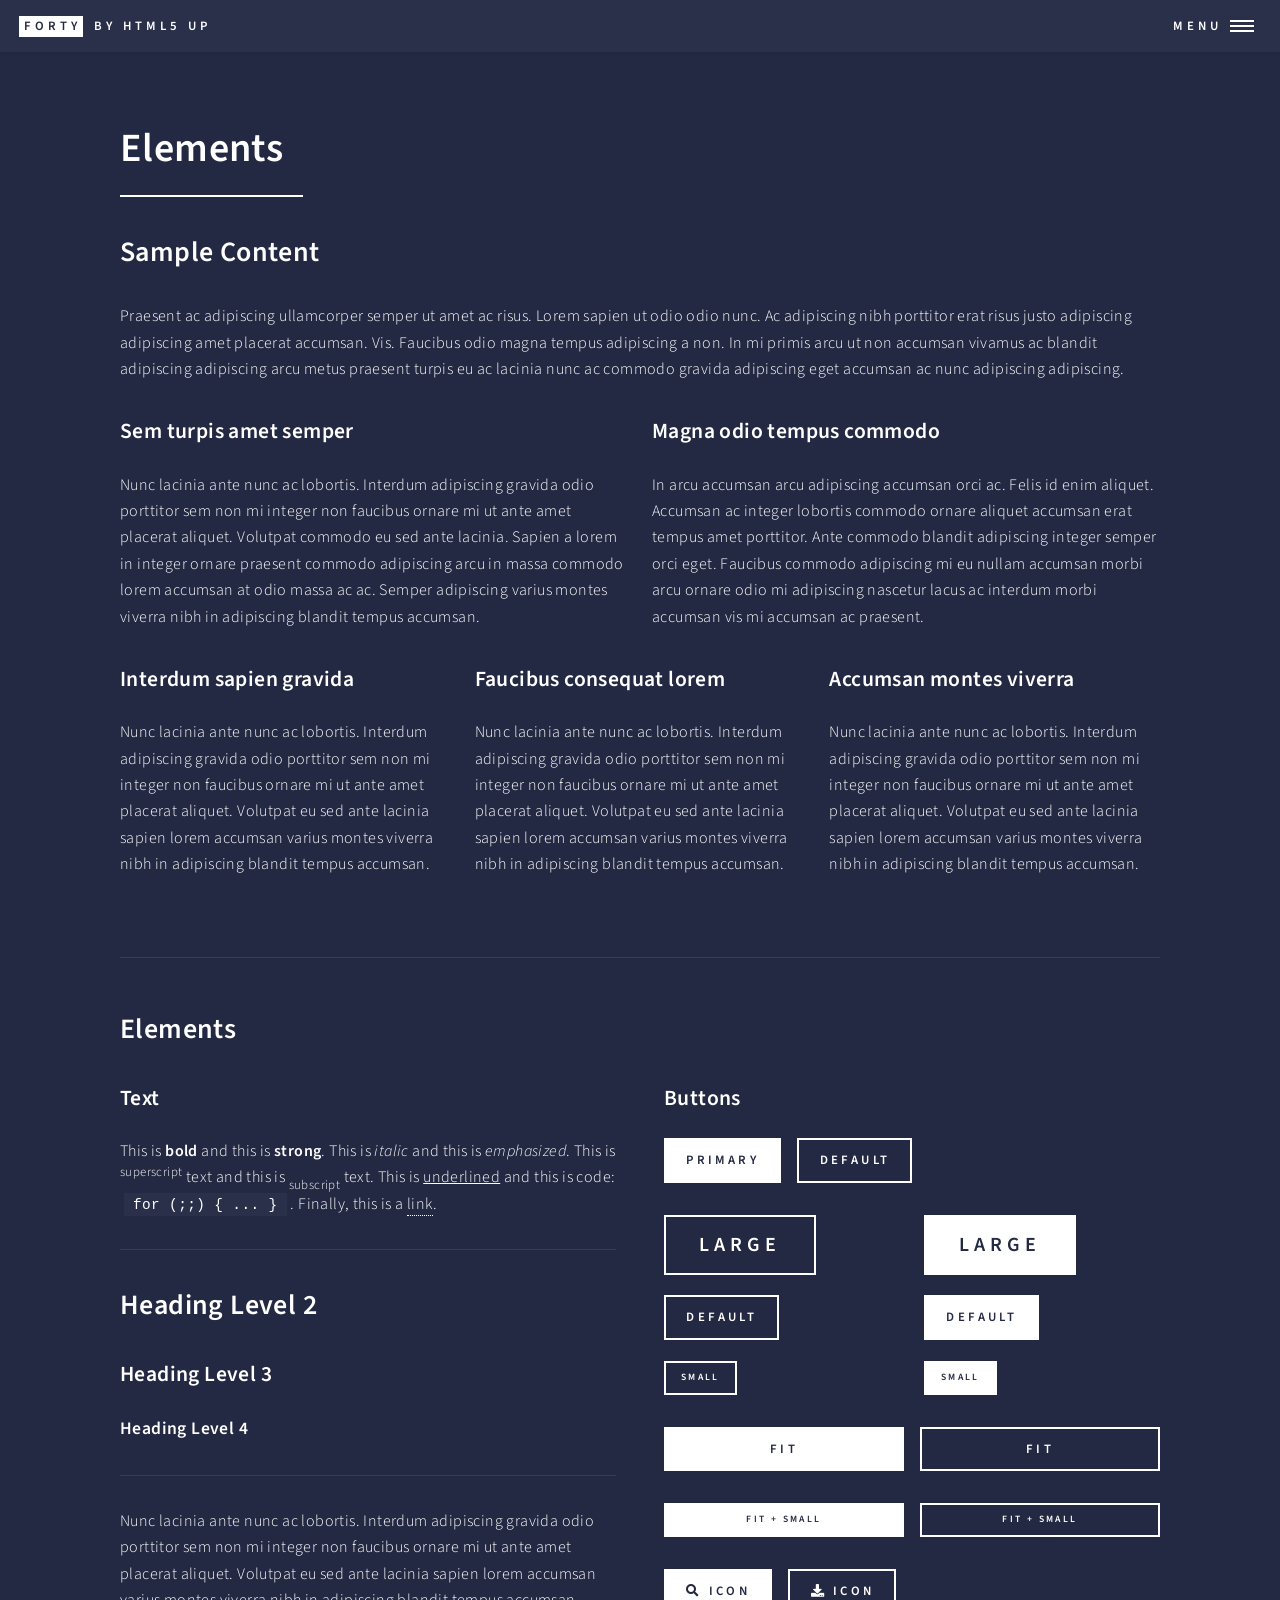
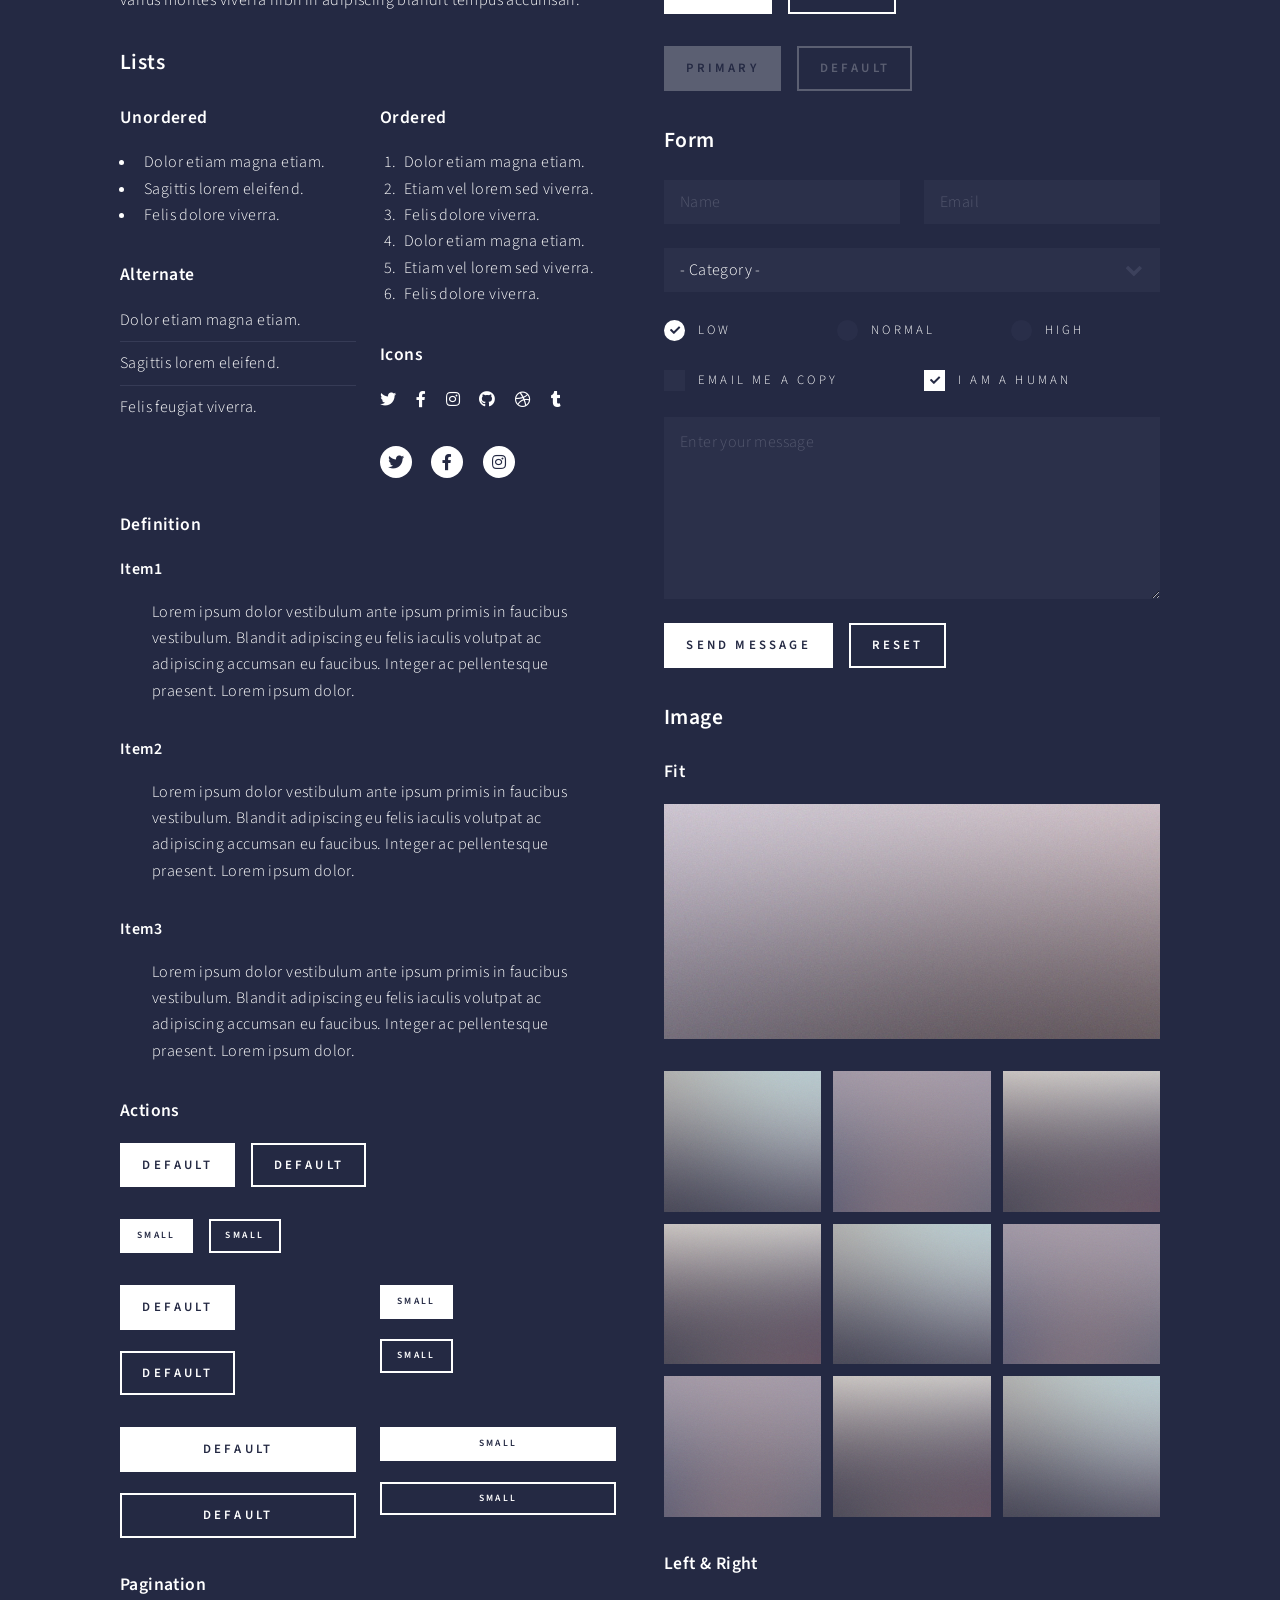
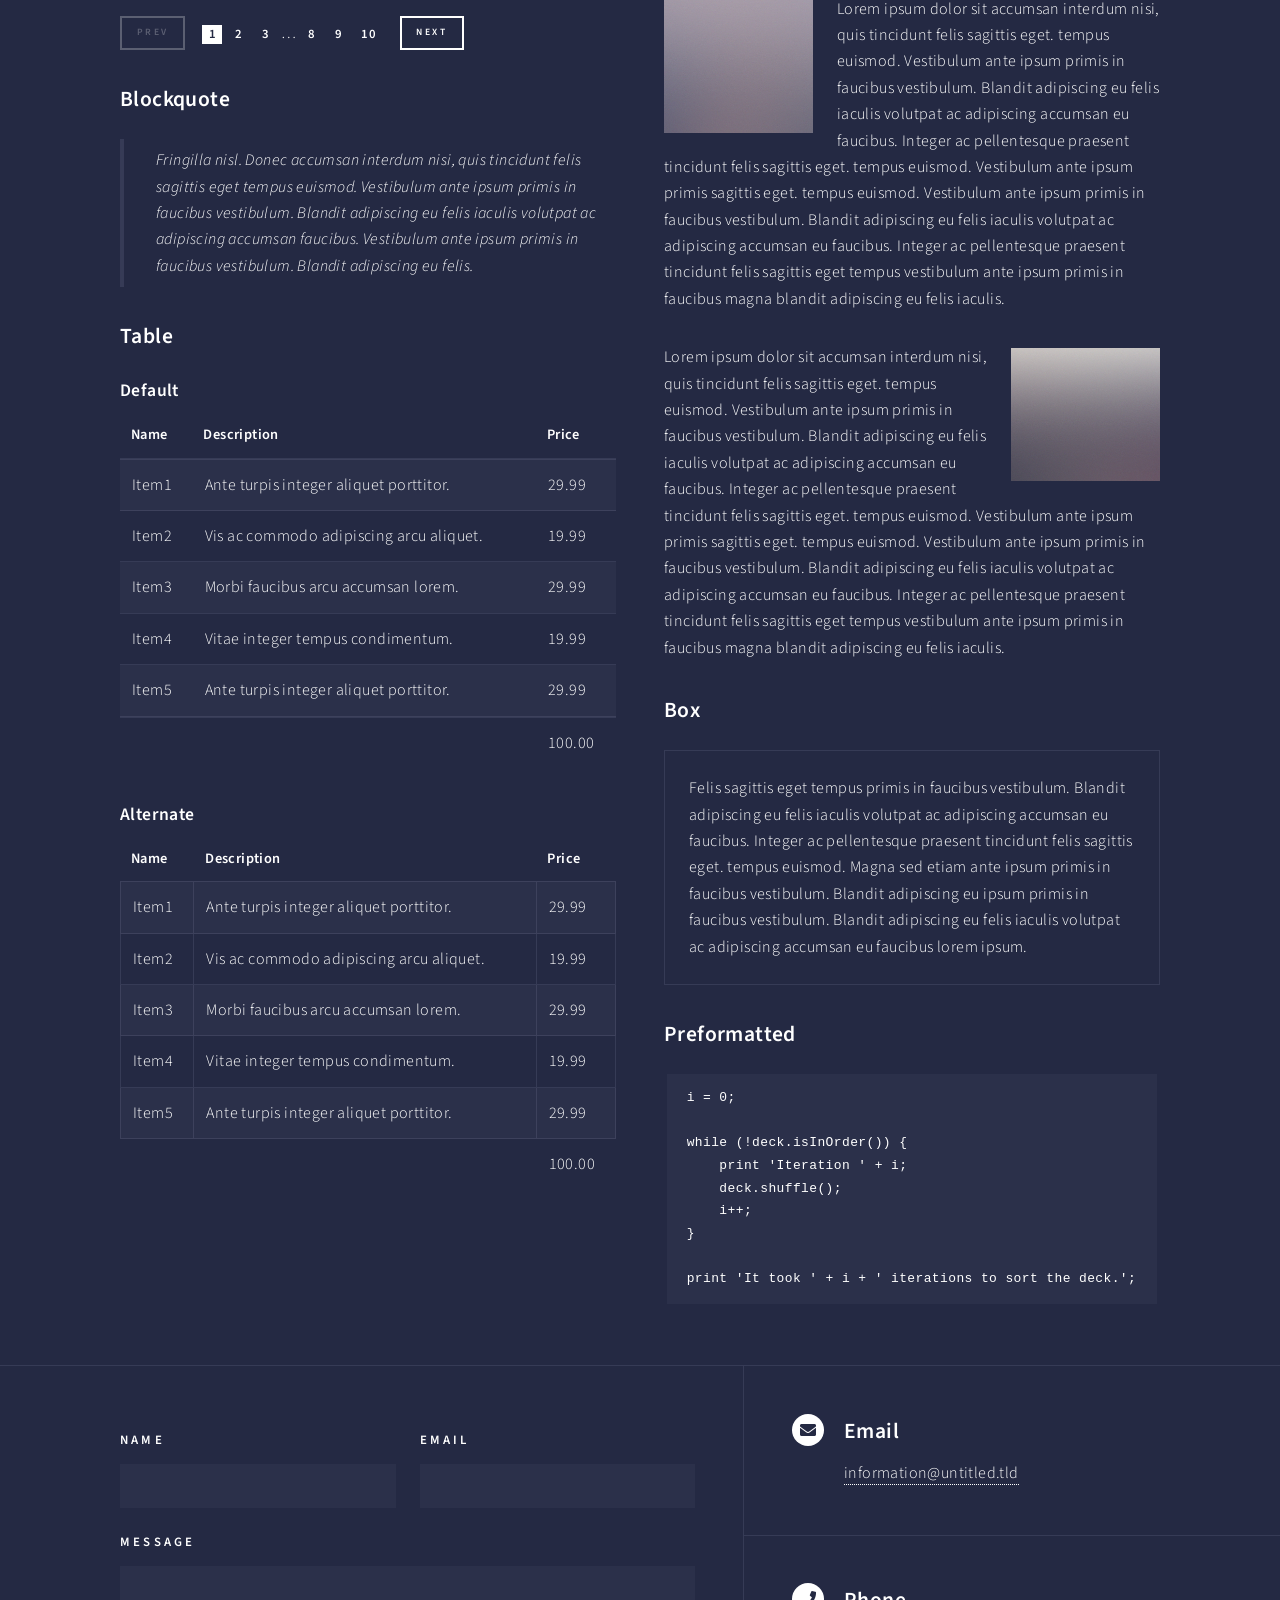
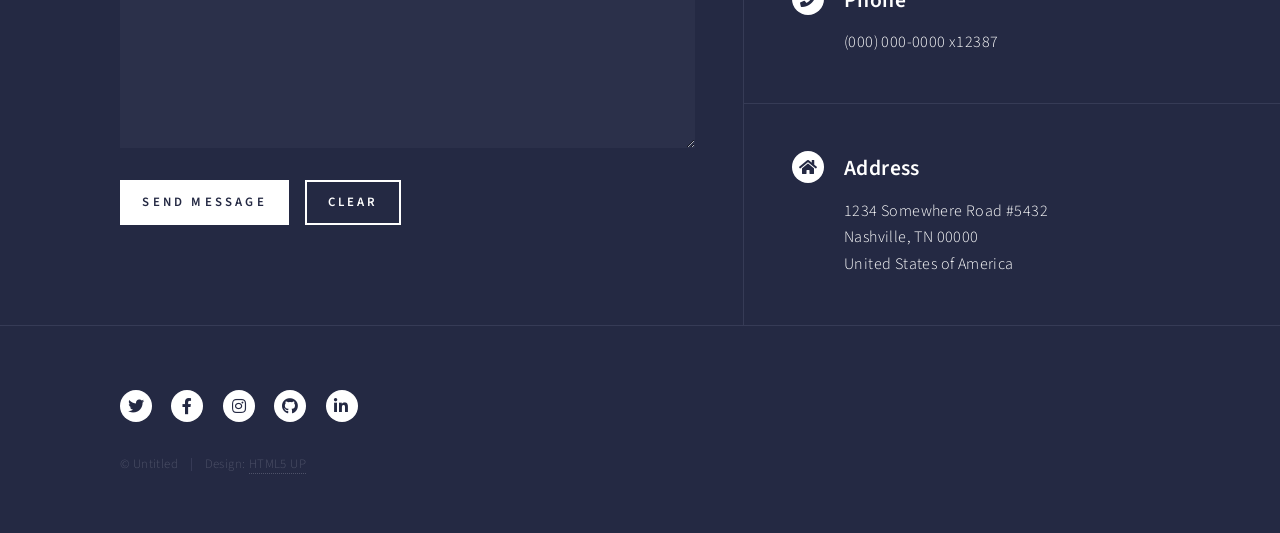
<file: elements.html>
<!DOCTYPE HTML>
<!--
	Forty by HTML5 UP
	html5up.net | @ajlkn
	Free for personal and commercial use under the CCA 3.0 license (html5up.net/license)
-->
<html>
	<head>
		<title>Elements - Forty by HTML5 UP</title>
		<meta charset="utf-8" />
		<meta name="viewport" content="width=device-width, initial-scale=1, user-scalable=no" />
		<link rel="stylesheet" href="assets/css/main.css" />
		<noscript><link rel="stylesheet" href="assets/css/noscript.css" /></noscript>
	</head>
	<body class="is-preload">

		<!-- Wrapper -->
			<div id="wrapper">

				<!-- Header -->
					<header id="header">
						<a href="index.html" class="logo"><strong>Forty</strong> <span>by HTML5 UP</span></a>
						<nav>
							<a href="#menu">Menu</a>
						</nav>
					</header>

				<!-- Menu -->
					<nav id="menu">
						<ul class="links">
							<li><a href="index.html">Home</a></li>
							<li><a href="landing.html">Landing</a></li>
							<li><a href="generic.html">Generic</a></li>
							<li><a href="elements.html">Elements</a></li>
						</ul>
						<ul class="actions stacked">
							<li><a href="#" class="button primary fit">Get Started</a></li>
							<li><a href="#" class="button fit">Log In</a></li>
						</ul>
					</nav>

				<!-- Main -->
					<div id="main" class="alt">

						<!-- One -->
							<section id="one">
								<div class="inner">
									<header class="major">
										<h1>Elements</h1>
									</header>

									<!-- Content -->
										<h2 id="content">Sample Content</h2>
										<p>Praesent ac adipiscing ullamcorper semper ut amet ac risus. Lorem sapien ut odio odio nunc. Ac adipiscing nibh porttitor erat risus justo adipiscing adipiscing amet placerat accumsan. Vis. Faucibus odio magna tempus adipiscing a non. In mi primis arcu ut non accumsan vivamus ac blandit adipiscing adipiscing arcu metus praesent turpis eu ac lacinia nunc ac commodo gravida adipiscing eget accumsan ac nunc adipiscing adipiscing.</p>
										<div class="row">
											<div class="col-6 col-12-small">
												<h3>Sem turpis amet semper</h3>
												<p>Nunc lacinia ante nunc ac lobortis. Interdum adipiscing gravida odio porttitor sem non mi integer non faucibus ornare mi ut ante amet placerat aliquet. Volutpat commodo eu sed ante lacinia. Sapien a lorem in integer ornare praesent commodo adipiscing arcu in massa commodo lorem accumsan at odio massa ac ac. Semper adipiscing varius montes viverra nibh in adipiscing blandit tempus accumsan.</p>
											</div>
											<div class="col-6 col-12-small">
												<h3>Magna odio tempus commodo</h3>
												<p>In arcu accumsan arcu adipiscing accumsan orci ac. Felis id enim aliquet. Accumsan ac integer lobortis commodo ornare aliquet accumsan erat tempus amet porttitor. Ante commodo blandit adipiscing integer semper orci eget. Faucibus commodo adipiscing mi eu nullam accumsan morbi arcu ornare odio mi adipiscing nascetur lacus ac interdum morbi accumsan vis mi accumsan ac praesent.</p>
											</div>
											<!-- Break -->
											<div class="col-4 col-12-medium">
												<h3>Interdum sapien gravida</h3>
												<p>Nunc lacinia ante nunc ac lobortis. Interdum adipiscing gravida odio porttitor sem non mi integer non faucibus ornare mi ut ante amet placerat aliquet. Volutpat eu sed ante lacinia sapien lorem accumsan varius montes viverra nibh in adipiscing blandit tempus accumsan.</p>
											</div>
											<div class="col-4 col-12-medium">
												<h3>Faucibus consequat lorem</h3>
												<p>Nunc lacinia ante nunc ac lobortis. Interdum adipiscing gravida odio porttitor sem non mi integer non faucibus ornare mi ut ante amet placerat aliquet. Volutpat eu sed ante lacinia sapien lorem accumsan varius montes viverra nibh in adipiscing blandit tempus accumsan.</p>
											</div>
											<div class="col-4 col-12-medium">
												<h3>Accumsan montes viverra</h3>
												<p>Nunc lacinia ante nunc ac lobortis. Interdum adipiscing gravida odio porttitor sem non mi integer non faucibus ornare mi ut ante amet placerat aliquet. Volutpat eu sed ante lacinia sapien lorem accumsan varius montes viverra nibh in adipiscing blandit tempus accumsan.</p>
											</div>
										</div>

									<hr class="major" />

									<!-- Elements -->
										<h2 id="elements">Elements</h2>
										<div class="row gtr-200">
											<div class="col-6 col-12-medium">

												<!-- Text stuff -->
													<h3>Text</h3>
													<p>This is <b>bold</b> and this is <strong>strong</strong>. This is <i>italic</i> and this is <em>emphasized</em>.
													This is <sup>superscript</sup> text and this is <sub>subscript</sub> text.
													This is <u>underlined</u> and this is code: <code>for (;;) { ... }</code>.
													Finally, this is a <a href="#">link</a>.</p>
													<hr />
													<h2>Heading Level 2</h2>
													<h3>Heading Level 3</h3>
													<h4>Heading Level 4</h4>
													<hr />
													<p>Nunc lacinia ante nunc ac lobortis. Interdum adipiscing gravida odio porttitor sem non mi integer non faucibus ornare mi ut ante amet placerat aliquet. Volutpat eu sed ante lacinia sapien lorem accumsan varius montes viverra nibh in adipiscing blandit tempus accumsan.</p>

												<!-- Lists -->
													<h3>Lists</h3>
													<div class="row">
														<div class="col-6 col-12-small">

															<h4>Unordered</h4>
															<ul>
																<li>Dolor etiam magna etiam.</li>
																<li>Sagittis lorem eleifend.</li>
																<li>Felis dolore viverra.</li>
															</ul>

															<h4>Alternate</h4>
															<ul class="alt">
																<li>Dolor etiam magna etiam.</li>
																<li>Sagittis lorem eleifend.</li>
																<li>Felis feugiat viverra.</li>
															</ul>

														</div>
														<div class="col-6 col-12-small">

															<h4>Ordered</h4>
															<ol>
																<li>Dolor etiam magna etiam.</li>
																<li>Etiam vel lorem sed viverra.</li>
																<li>Felis dolore viverra.</li>
																<li>Dolor etiam magna etiam.</li>
																<li>Etiam vel lorem sed viverra.</li>
																<li>Felis dolore viverra.</li>
															</ol>

															<h4>Icons</h4>
															<ul class="icons">
																<li><a href="#" class="icon brands fa-twitter"><span class="label">Twitter</span></a></li>
																<li><a href="#" class="icon brands fa-facebook-f"><span class="label">Facebook</span></a></li>
																<li><a href="#" class="icon brands fa-instagram"><span class="label">Instagram</span></a></li>
																<li><a href="#" class="icon brands fa-github"><span class="label">Github</span></a></li>
																<li><a href="#" class="icon brands fa-dribbble"><span class="label">Dribbble</span></a></li>
																<li><a href="#" class="icon brands fa-tumblr"><span class="label">Tumblr</span></a></li>
															</ul>
															<ul class="icons">
																<li><a href="#" class="icon brands alt fa-twitter"><span class="label">Twitter</span></a></li>
																<li><a href="#" class="icon brands alt fa-facebook-f"><span class="label">Facebook</span></a></li>
																<li><a href="#" class="icon brands alt fa-instagram"><span class="label">Instagram</span></a></li>
															</ul>

														</div>
													</div>
													<h4>Definition</h4>
													<dl>
														<dt>Item1</dt>
														<dd>
															<p>Lorem ipsum dolor vestibulum ante ipsum primis in faucibus vestibulum. Blandit adipiscing eu felis iaculis volutpat ac adipiscing accumsan eu faucibus. Integer ac pellentesque praesent. Lorem ipsum dolor.</p>
														</dd>
														<dt>Item2</dt>
														<dd>
															<p>Lorem ipsum dolor vestibulum ante ipsum primis in faucibus vestibulum. Blandit adipiscing eu felis iaculis volutpat ac adipiscing accumsan eu faucibus. Integer ac pellentesque praesent. Lorem ipsum dolor.</p>
														</dd>
														<dt>Item3</dt>
														<dd>
															<p>Lorem ipsum dolor vestibulum ante ipsum primis in faucibus vestibulum. Blandit adipiscing eu felis iaculis volutpat ac adipiscing accumsan eu faucibus. Integer ac pellentesque praesent. Lorem ipsum dolor.</p>
														</dd>
													</dl>

													<h4>Actions</h4>
													<ul class="actions">
														<li><a href="#" class="button primary">Default</a></li>
														<li><a href="#" class="button">Default</a></li>
													</ul>
													<ul class="actions small">
														<li><a href="#" class="button primary small">Small</a></li>
														<li><a href="#" class="button small">Small</a></li>
													</ul>
													<div class="row">
														<div class="col-6 col-12-small">
															<ul class="actions stacked">
																<li><a href="#" class="button primary">Default</a></li>
																<li><a href="#" class="button">Default</a></li>
															</ul>
														</div>
														<div class="col-6 col-12-small">
															<ul class="actions stacked">
																<li><a href="#" class="button primary small">Small</a></li>
																<li><a href="#" class="button small">Small</a></li>
															</ul>
														</div>
														<div class="col-6 col-12-small">
															<ul class="actions stacked">
																<li><a href="#" class="button primary fit">Default</a></li>
																<li><a href="#" class="button fit">Default</a></li>
															</ul>
														</div>
														<div class="col-6 col-12-small">
															<ul class="actions stacked">
																<li><a href="#" class="button primary small fit">Small</a></li>
																<li><a href="#" class="button small fit">Small</a></li>
															</ul>
														</div>
													</div>

													<h4>Pagination</h4>
													<ul class="pagination">
														<li><span class="button small disabled">Prev</span></li>
														<li><a href="#" class="page active">1</a></li>
														<li><a href="#" class="page">2</a></li>
														<li><a href="#" class="page">3</a></li>
														<li><span>&hellip;</span></li>
														<li><a href="#" class="page">8</a></li>
														<li><a href="#" class="page">9</a></li>
														<li><a href="#" class="page">10</a></li>
														<li><a href="#" class="button small">Next</a></li>
													</ul>

												<!-- Blockquote -->
													<h3>Blockquote</h3>
													<blockquote>Fringilla nisl. Donec accumsan interdum nisi, quis tincidunt felis sagittis eget tempus euismod. Vestibulum ante ipsum primis in faucibus vestibulum. Blandit adipiscing eu felis iaculis volutpat ac adipiscing accumsan faucibus. Vestibulum ante ipsum primis in faucibus vestibulum. Blandit adipiscing eu felis.</blockquote>

												<!-- Table -->
													<h3>Table</h3>

													<h4>Default</h4>
													<div class="table-wrapper">
														<table>
															<thead>
																<tr>
																	<th>Name</th>
																	<th>Description</th>
																	<th>Price</th>
																</tr>
															</thead>
															<tbody>
																<tr>
																	<td>Item1</td>
																	<td>Ante turpis integer aliquet porttitor.</td>
																	<td>29.99</td>
																</tr>
																<tr>
																	<td>Item2</td>
																	<td>Vis ac commodo adipiscing arcu aliquet.</td>
																	<td>19.99</td>
																</tr>
																<tr>
																	<td>Item3</td>
																	<td> Morbi faucibus arcu accumsan lorem.</td>
																	<td>29.99</td>
																</tr>
																<tr>
																	<td>Item4</td>
																	<td>Vitae integer tempus condimentum.</td>
																	<td>19.99</td>
																</tr>
																<tr>
																	<td>Item5</td>
																	<td>Ante turpis integer aliquet porttitor.</td>
																	<td>29.99</td>
																</tr>
															</tbody>
															<tfoot>
																<tr>
																	<td colspan="2"></td>
																	<td>100.00</td>
																</tr>
															</tfoot>
														</table>
													</div>

													<h4>Alternate</h4>
													<div class="table-wrapper">
														<table class="alt">
															<thead>
																<tr>
																	<th>Name</th>
																	<th>Description</th>
																	<th>Price</th>
																</tr>
															</thead>
															<tbody>
																<tr>
																	<td>Item1</td>
																	<td>Ante turpis integer aliquet porttitor.</td>
																	<td>29.99</td>
																</tr>
																<tr>
																	<td>Item2</td>
																	<td>Vis ac commodo adipiscing arcu aliquet.</td>
																	<td>19.99</td>
																</tr>
																<tr>
																	<td>Item3</td>
																	<td> Morbi faucibus arcu accumsan lorem.</td>
																	<td>29.99</td>
																</tr>
																<tr>
																	<td>Item4</td>
																	<td>Vitae integer tempus condimentum.</td>
																	<td>19.99</td>
																</tr>
																<tr>
																	<td>Item5</td>
																	<td>Ante turpis integer aliquet porttitor.</td>
																	<td>29.99</td>
																</tr>
															</tbody>
															<tfoot>
																<tr>
																	<td colspan="2"></td>
																	<td>100.00</td>
																</tr>
															</tfoot>
														</table>
													</div>

											</div>
											<div class="col-6 col-12-medium">

												<!-- Buttons -->
													<h3>Buttons</h3>
													<ul class="actions">
														<li><a href="#" class="button primary">Primary</a></li>
														<li><a href="#" class="button">Default</a></li>
													</ul>
													<div class="row">
														<div class="col-6 col-12-xsmall">
															<ul class="actions stacked">
																<li><a href="#" class="button large">Large</a></li>
																<li><a href="#" class="button">Default</a></li>
																<li><a href="#" class="button small">Small</a></li>
															</ul>
														</div>
														<div class="col-6 col-12-xsmall">
															<ul class="actions stacked">
																<li><a href="#" class="button primary large">Large</a></li>
																<li><a href="#" class="button primary">Default</a></li>
																<li><a href="#" class="button primary small">Small</a></li>
															</ul>
														</div>
													</div>
													<ul class="actions fit">
														<li><a href="#" class="button primary fit">Fit</a></li>
														<li><a href="#" class="button fit">Fit</a></li>
													</ul>
													<ul class="actions fit small">
														<li><a href="#" class="button primary fit small">Fit + Small</a></li>
														<li><a href="#" class="button fit small">Fit + Small</a></li>
													</ul>
													<ul class="actions">
														<li><a href="#" class="button primary icon solid fa-search">Icon</a></li>
														<li><a href="#" class="button icon solid fa-download">Icon</a></li>
													</ul>
													<ul class="actions">
														<li><span class="button primary disabled">Primary</span></li>
														<li><span class="button disabled">Default</span></li>
													</ul>

												<!-- Form -->
													<h3>Form</h3>

													<form method="post" action="#">
														<div class="row gtr-uniform">
															<div class="col-6 col-12-xsmall">
																<input type="text" name="demo-name" id="demo-name" value="" placeholder="Name" />
															</div>
															<div class="col-6 col-12-xsmall">
																<input type="email" name="demo-email" id="demo-email" value="" placeholder="Email" />
															</div>
															<!-- Break -->
															<div class="col-12">
																<select name="demo-category" id="demo-category">
																	<option value="">- Category -</option>
																	<option value="1">Manufacturing</option>
																	<option value="1">Shipping</option>
																	<option value="1">Administration</option>
																	<option value="1">Human Resources</option>
																</select>
															</div>
															<!-- Break -->
															<div class="col-4 col-12-small">
																<input type="radio" id="demo-priority-low" name="demo-priority" checked>
																<label for="demo-priority-low">Low</label>
															</div>
															<div class="col-4 col-12-small">
																<input type="radio" id="demo-priority-normal" name="demo-priority">
																<label for="demo-priority-normal">Normal</label>
															</div>
															<div class="col-4 col-12-small">
																<input type="radio" id="demo-priority-high" name="demo-priority">
																<label for="demo-priority-high">High</label>
															</div>
															<!-- Break -->
															<div class="col-6 col-12-small">
																<input type="checkbox" id="demo-copy" name="demo-copy">
																<label for="demo-copy">Email me a copy</label>
															</div>
															<div class="col-6 col-12-small">
																<input type="checkbox" id="demo-human" name="demo-human" checked>
																<label for="demo-human">I am a human</label>
															</div>
															<!-- Break -->
															<div class="col-12">
																<textarea name="demo-message" id="demo-message" placeholder="Enter your message" rows="6"></textarea>
															</div>
															<!-- Break -->
															<div class="col-12">
																<ul class="actions">
																	<li><input type="submit" value="Send Message" class="primary" /></li>
																	<li><input type="reset" value="Reset" /></li>
																</ul>
															</div>
														</div>
													</form>

												<!-- Image -->
													<h3>Image</h3>

													<h4>Fit</h4>
													<span class="image fit"><img src="images/pic03.jpg" alt="" /></span>
													<div class="box alt">
														<div class="row gtr-50 gtr-uniform">
															<div class="col-4"><span class="image fit"><img src="images/pic08.jpg" alt="" /></span></div>
															<div class="col-4"><span class="image fit"><img src="images/pic09.jpg" alt="" /></span></div>
															<div class="col-4"><span class="image fit"><img src="images/pic10.jpg" alt="" /></span></div>
															<!-- Break -->
															<div class="col-4"><span class="image fit"><img src="images/pic10.jpg" alt="" /></span></div>
															<div class="col-4"><span class="image fit"><img src="images/pic08.jpg" alt="" /></span></div>
															<div class="col-4"><span class="image fit"><img src="images/pic09.jpg" alt="" /></span></div>
															<!-- Break -->
															<div class="col-4"><span class="image fit"><img src="images/pic09.jpg" alt="" /></span></div>
															<div class="col-4"><span class="image fit"><img src="images/pic10.jpg" alt="" /></span></div>
															<div class="col-4"><span class="image fit"><img src="images/pic08.jpg" alt="" /></span></div>
														</div>
													</div>

													<h4>Left &amp; Right</h4>
													<p><span class="image left"><img src="images/pic09.jpg" alt="" /></span>Lorem ipsum dolor sit accumsan interdum nisi, quis tincidunt felis sagittis eget. tempus euismod. Vestibulum ante ipsum primis in faucibus vestibulum. Blandit adipiscing eu felis iaculis volutpat ac adipiscing accumsan eu faucibus. Integer ac pellentesque praesent tincidunt felis sagittis eget. tempus euismod. Vestibulum ante ipsum primis sagittis eget. tempus euismod. Vestibulum ante ipsum primis in faucibus vestibulum. Blandit adipiscing eu felis iaculis volutpat ac adipiscing accumsan eu faucibus. Integer ac pellentesque praesent tincidunt felis sagittis eget tempus vestibulum ante ipsum primis in faucibus magna blandit adipiscing eu felis iaculis.</p>
													<p><span class="image right"><img src="images/pic10.jpg" alt="" /></span>Lorem ipsum dolor sit accumsan interdum nisi, quis tincidunt felis sagittis eget. tempus euismod. Vestibulum ante ipsum primis in faucibus vestibulum. Blandit adipiscing eu felis iaculis volutpat ac adipiscing accumsan eu faucibus. Integer ac pellentesque praesent tincidunt felis sagittis eget. tempus euismod. Vestibulum ante ipsum primis sagittis eget. tempus euismod. Vestibulum ante ipsum primis in faucibus vestibulum. Blandit adipiscing eu felis iaculis volutpat ac adipiscing accumsan eu faucibus. Integer ac pellentesque praesent tincidunt felis sagittis eget tempus vestibulum ante ipsum primis in faucibus magna blandit adipiscing eu felis iaculis.</p>

												<!-- Box -->
													<h3>Box</h3>
													<div class="box">
														<p>Felis sagittis eget tempus primis in faucibus vestibulum. Blandit adipiscing eu felis iaculis volutpat ac adipiscing accumsan eu faucibus. Integer ac pellentesque praesent tincidunt felis sagittis eget. tempus euismod. Magna sed etiam ante ipsum primis in faucibus vestibulum. Blandit adipiscing eu ipsum primis in faucibus vestibulum. Blandit adipiscing eu felis iaculis volutpat ac adipiscing accumsan eu faucibus lorem ipsum.</p>
													</div>

												<!-- Preformatted Code -->
													<h3>Preformatted</h3>
													<pre><code>i = 0;

while (!deck.isInOrder()) {
    print 'Iteration ' + i;
    deck.shuffle();
    i++;
}

print 'It took ' + i + ' iterations to sort the deck.';
</code></pre>

											</div>
										</div>

								</div>
							</section>

					</div>

				<!-- Contact -->
					<section id="contact">
						<div class="inner">
							<section>
								<form method="post" action="#">
									<div class="fields">
										<div class="field half">
											<label for="name">Name</label>
											<input type="text" name="name" id="name" />
										</div>
										<div class="field half">
											<label for="email">Email</label>
											<input type="text" name="email" id="email" />
										</div>
										<div class="field">
											<label for="message">Message</label>
											<textarea name="message" id="message" rows="6"></textarea>
										</div>
									</div>
									<ul class="actions">
										<li><input type="submit" value="Send Message" class="primary" /></li>
										<li><input type="reset" value="Clear" /></li>
									</ul>
								</form>
							</section>
							<section class="split">
								<section>
									<div class="contact-method">
										<span class="icon solid alt fa-envelope"></span>
										<h3>Email</h3>
										<a href="#">information@untitled.tld</a>
									</div>
								</section>
								<section>
									<div class="contact-method">
										<span class="icon solid alt fa-phone"></span>
										<h3>Phone</h3>
										<span>(000) 000-0000 x12387</span>
									</div>
								</section>
								<section>
									<div class="contact-method">
										<span class="icon solid alt fa-home"></span>
										<h3>Address</h3>
										<span>1234 Somewhere Road #5432<br />
										Nashville, TN 00000<br />
										United States of America</span>
									</div>
								</section>
							</section>
						</div>
					</section>

				<!-- Footer -->
					<footer id="footer">
						<div class="inner">
							<ul class="icons">
								<li><a href="#" class="icon brands alt fa-twitter"><span class="label">Twitter</span></a></li>
								<li><a href="#" class="icon brands alt fa-facebook-f"><span class="label">Facebook</span></a></li>
								<li><a href="#" class="icon brands alt fa-instagram"><span class="label">Instagram</span></a></li>
								<li><a href="#" class="icon brands alt fa-github"><span class="label">GitHub</span></a></li>
								<li><a href="#" class="icon brands alt fa-linkedin-in"><span class="label">LinkedIn</span></a></li>
							</ul>
							<ul class="copyright">
								<li>&copy; Untitled</li><li>Design: <a href="https://html5up.net">HTML5 UP</a></li>
							</ul>
						</div>
					</footer>

			</div>

		<!-- Scripts -->
			<script src="assets/js/jquery.min.js"></script>
			<script src="assets/js/jquery.scrolly.min.js"></script>
			<script src="assets/js/jquery.scrollex.min.js"></script>
			<script src="assets/js/browser.min.js"></script>
			<script src="assets/js/breakpoints.min.js"></script>
			<script src="assets/js/util.js"></script>
			<script src="assets/js/main.js"></script>

	</body>
</html>
</file>
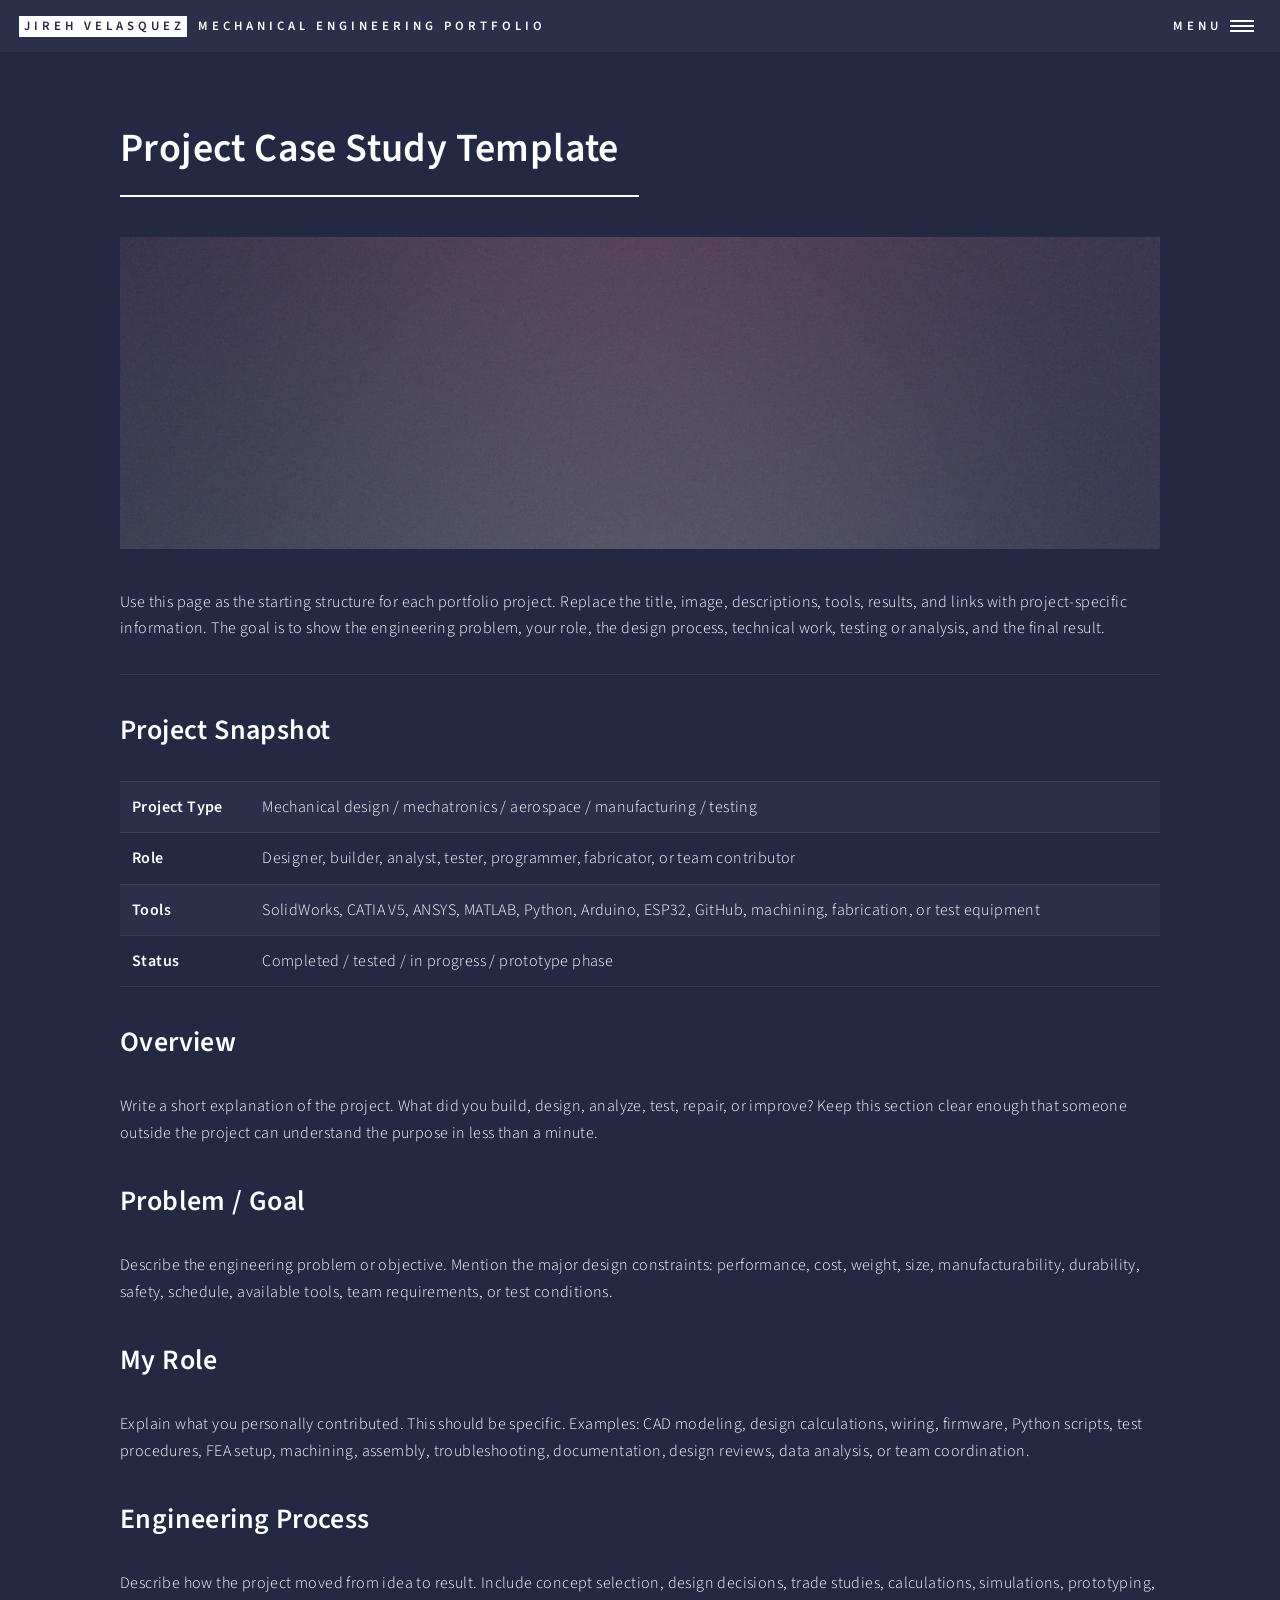
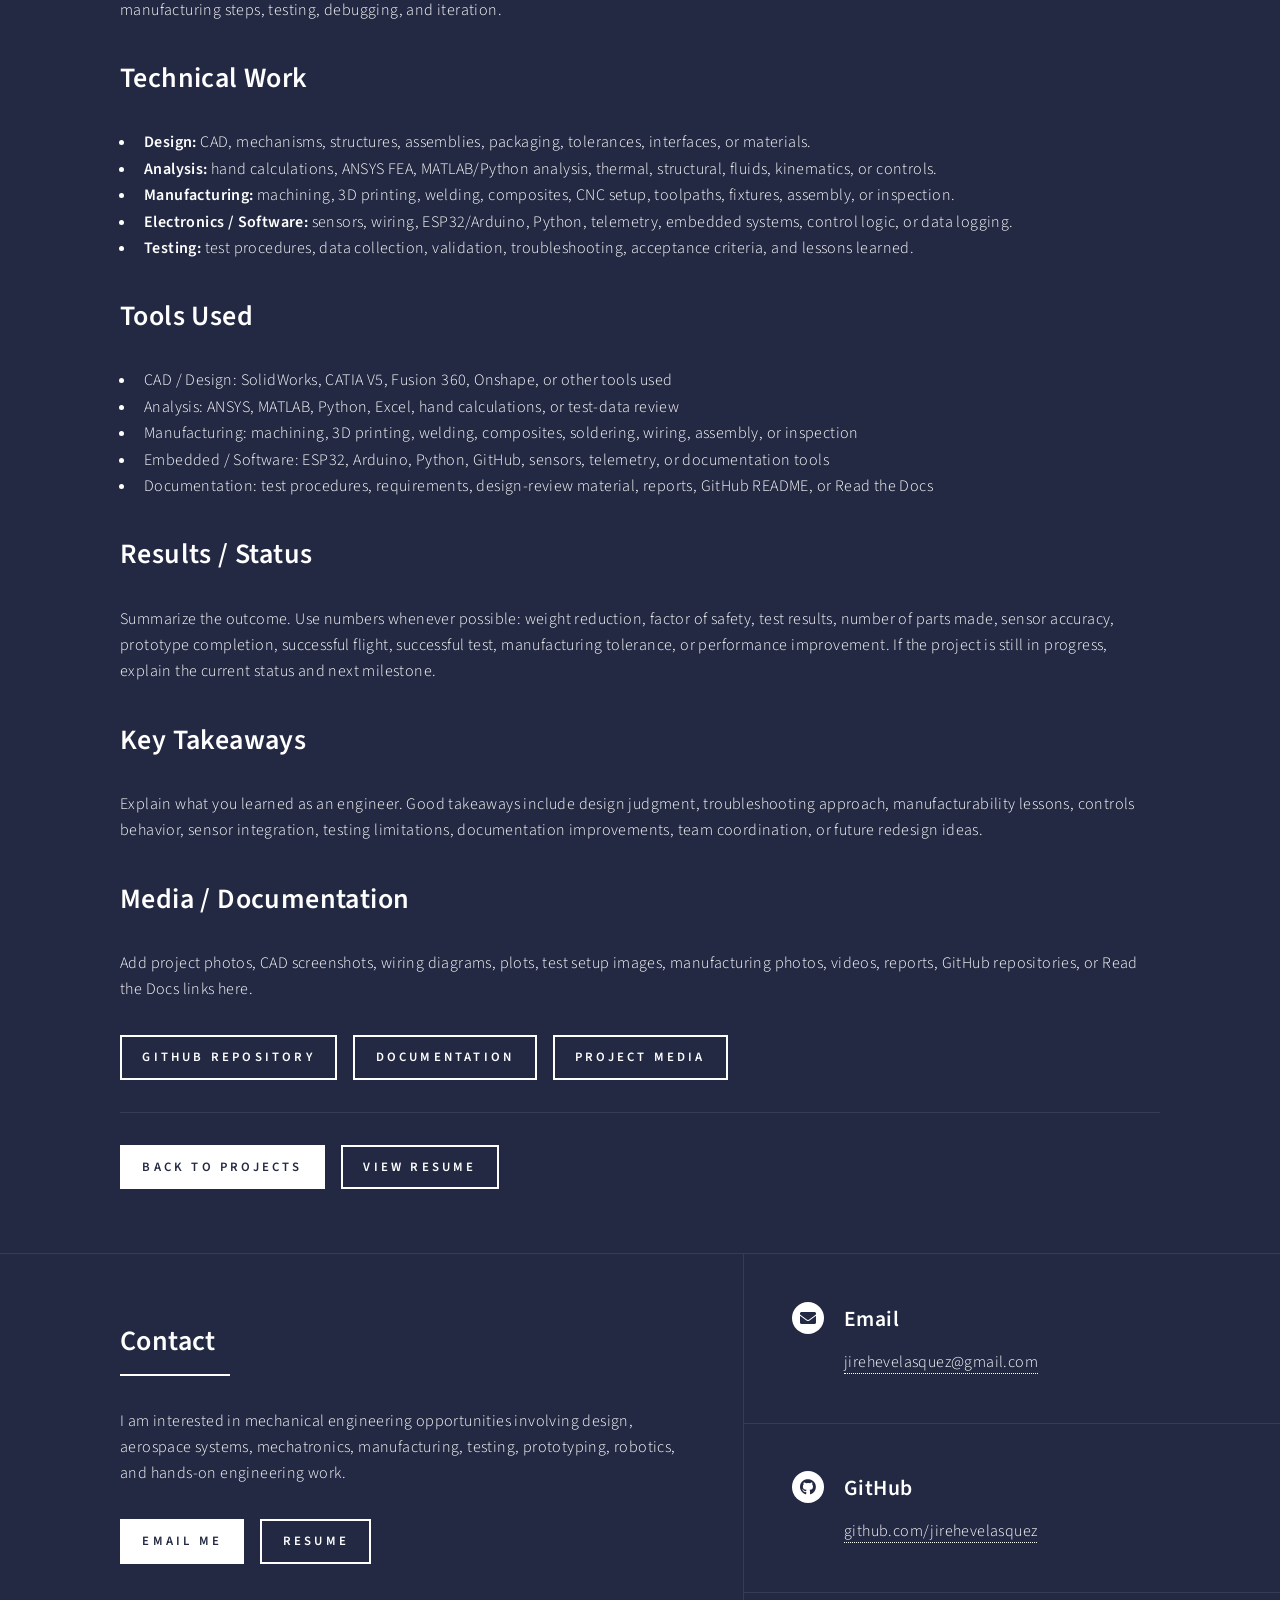
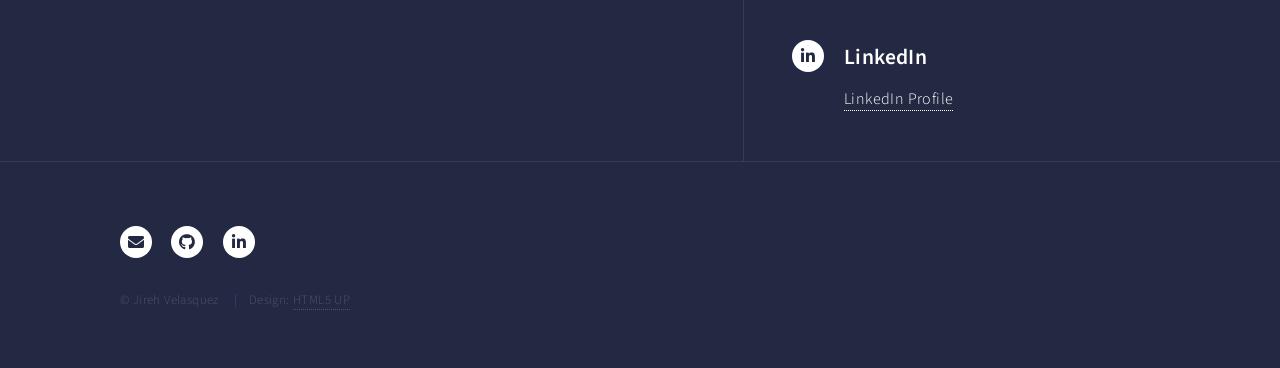
<file: generic.html>
<!DOCTYPE HTML>
<!--
	Forty by HTML5 UP
	html5up.net | @ajlkn
	Free for personal and commercial use under the CCA 3.0 license (html5up.net/license)
	Customized for Jireh Velasquez's mechanical engineering portfolio.
-->
<html>
	<head>
		<title>Project Case Study | Jireh Velasquez</title>
		<meta charset="utf-8" />
		<meta name="viewport" content="width=device-width, initial-scale=1, user-scalable=no" />
		<meta name="description" content="Mechanical engineering project case study by Jireh Velasquez covering design, analysis, prototyping, testing, fabrication, and technical documentation." />
		<link rel="stylesheet" href="assets/css/main.css" />
		<noscript><link rel="stylesheet" href="assets/css/noscript.css" /></noscript>
	</head>

	<body class="is-preload">

		<!-- Wrapper -->
			<div id="wrapper">

				<!-- Header -->
					<header id="header">
						<a href="index.html" class="logo"><strong>Jireh Velasquez</strong> <span>Mechanical Engineering Portfolio</span></a>
						<nav>
							<a href="#menu">Menu</a>
						</nav>
					</header>

				<!-- Menu -->
					<nav id="menu">
						<ul class="links">
							<li><a href="index.html">Home</a></li>
							<li><a href="index.html#one">Projects</a></li>
							<li><a href="index.html#two">About</a></li>
							<li><a href="index.html#contact">Contact</a></li>
							<li><a href="resume.pdf">Resume</a></li>
						</ul>
						<ul class="actions stacked">
							<li><a href="index.html#one" class="button primary fit">View Projects</a></li>
							<li><a href="https://github.com/jirehevelasquez" class="button fit">GitHub</a></li>
						</ul>
					</nav>

				<!-- Main -->
					<div id="main" class="alt">

						<!-- Project Case Study -->
							<section id="one">
								<div class="inner">

									<header class="major">
										<h1>Project Case Study Template</h1>
									</header>

									<span class="image main">
										<img src="images/pic11.jpg" alt="Project image placeholder" />
									</span>

									<p>
										Use this page as the starting structure for each portfolio project. Replace the title,
										image, descriptions, tools, results, and links with project-specific information.
										The goal is to show the engineering problem, your role, the design process, technical
										work, testing or analysis, and the final result.
									</p>

									<hr />

									<h2>Project Snapshot</h2>
									<div class="table-wrapper">
										<table>
											<tbody>
												<tr>
													<td><strong>Project Type</strong></td>
													<td>Mechanical design / mechatronics / aerospace / manufacturing / testing</td>
												</tr>
												<tr>
													<td><strong>Role</strong></td>
													<td>Designer, builder, analyst, tester, programmer, fabricator, or team contributor</td>
												</tr>
												<tr>
													<td><strong>Tools</strong></td>
													<td>SolidWorks, CATIA V5, ANSYS, MATLAB, Python, Arduino, ESP32, GitHub, machining, fabrication, or test equipment</td>
												</tr>
												<tr>
													<td><strong>Status</strong></td>
													<td>Completed / tested / in progress / prototype phase</td>
												</tr>
											</tbody>
										</table>
									</div>

									<h2>Overview</h2>
									<p>
										Write a short explanation of the project. What did you build, design, analyze,
										test, repair, or improve? Keep this section clear enough that someone outside
										the project can understand the purpose in less than a minute.
									</p>

									<h2>Problem / Goal</h2>
									<p>
										Describe the engineering problem or objective. Mention the major design constraints:
										performance, cost, weight, size, manufacturability, durability, safety, schedule,
										available tools, team requirements, or test conditions.
									</p>

									<h2>My Role</h2>
									<p>
										Explain what you personally contributed. This should be specific. Examples:
										CAD modeling, design calculations, wiring, firmware, Python scripts, test procedures,
										FEA setup, machining, assembly, troubleshooting, documentation, design reviews,
										data analysis, or team coordination.
									</p>

									<h2>Engineering Process</h2>
									<p>
										Describe how the project moved from idea to result. Include concept selection,
										design decisions, trade studies, calculations, simulations, prototyping,
										manufacturing steps, testing, debugging, and iteration.
									</p>

									<h2>Technical Work</h2>
									<ul>
										<li><strong>Design:</strong> CAD, mechanisms, structures, assemblies, packaging, tolerances, interfaces, or materials.</li>
										<li><strong>Analysis:</strong> hand calculations, ANSYS FEA, MATLAB/Python analysis, thermal, structural, fluids, kinematics, or controls.</li>
										<li><strong>Manufacturing:</strong> machining, 3D printing, welding, composites, CNC setup, toolpaths, fixtures, assembly, or inspection.</li>
										<li><strong>Electronics / Software:</strong> sensors, wiring, ESP32/Arduino, Python, telemetry, embedded systems, control logic, or data logging.</li>
										<li><strong>Testing:</strong> test procedures, data collection, validation, troubleshooting, acceptance criteria, and lessons learned.</li>
									</ul>

									<h2>Tools Used</h2>
									<ul>
										<li>CAD / Design: SolidWorks, CATIA V5, Fusion 360, Onshape, or other tools used</li>
										<li>Analysis: ANSYS, MATLAB, Python, Excel, hand calculations, or test-data review</li>
										<li>Manufacturing: machining, 3D printing, welding, composites, soldering, wiring, assembly, or inspection</li>
										<li>Embedded / Software: ESP32, Arduino, Python, GitHub, sensors, telemetry, or documentation tools</li>
										<li>Documentation: test procedures, requirements, design-review material, reports, GitHub README, or Read the Docs</li>
									</ul>

									<h2>Results / Status</h2>
									<p>
										Summarize the outcome. Use numbers whenever possible: weight reduction, factor of safety,
										test results, number of parts made, sensor accuracy, prototype completion, successful flight,
										successful test, manufacturing tolerance, or performance improvement. If the project is still
										in progress, explain the current status and next milestone.
									</p>

									<h2>Key Takeaways</h2>
									<p>
										Explain what you learned as an engineer. Good takeaways include design judgment,
										troubleshooting approach, manufacturability lessons, controls behavior, sensor integration,
										testing limitations, documentation improvements, team coordination, or future redesign ideas.
									</p>

									<h2>Media / Documentation</h2>
									<p>
										Add project photos, CAD screenshots, wiring diagrams, plots, test setup images,
										manufacturing photos, videos, reports, GitHub repositories, or Read the Docs links here.
									</p>

									<ul class="actions">
										<li><a href="#" class="button">GitHub Repository</a></li>
										<li><a href="#" class="button">Documentation</a></li>
										<li><a href="#" class="button">Project Media</a></li>
									</ul>

									<hr />

									<ul class="actions">
										<li><a href="index.html#one" class="button primary">Back to Projects</a></li>
										<li><a href="resume.pdf" class="button">View Resume</a></li>
									</ul>

								</div>
							</section>

					</div>

				<!-- Contact -->
					<section id="contact">
						<div class="inner">

							<section>
								<header class="major">
									<h2>Contact</h2>
								</header>
								<p>
									I am interested in mechanical engineering opportunities involving design,
									aerospace systems, mechatronics, manufacturing, testing, prototyping,
									robotics, and hands-on engineering work.
								</p>
								<ul class="actions">
									<li><a href="mailto:jirehevelasquez@gmail.com" class="button primary">Email Me</a></li>
									<li><a href="resume.pdf" class="button">Resume</a></li>
								</ul>
							</section>

							<section class="split">

								<section>
									<div class="contact-method">
										<span class="icon solid alt fa-envelope"></span>
										<h3>Email</h3>
										<a href="mailto:jirehevelasquez@gmail.com">jirehevelasquez@gmail.com</a>
									</div>
								</section>

								<section>
									<div class="contact-method">
										<span class="icon brands alt fa-github"></span>
										<h3>GitHub</h3>
										<a href="https://github.com/jirehevelasquez">github.com/jirehevelasquez</a>
									</div>
								</section>

								<section>
									<div class="contact-method">
										<span class="icon brands alt fa-linkedin-in"></span>
										<h3>LinkedIn</h3>
										<a href="https://www.linkedin.com/in/your-linkedin">LinkedIn Profile</a>
									</div>
								</section>

							</section>
						</div>
					</section>

				<!-- Footer -->
					<footer id="footer">
						<div class="inner">
							<ul class="icons">
								<li><a href="mailto:jirehevelasquez@gmail.com" class="icon solid alt fa-envelope"><span class="label">Email</span></a></li>
								<li><a href="https://github.com/jirehevelasquez" class="icon brands alt fa-github"><span class="label">GitHub</span></a></li>
								<li><a href="https://www.linkedin.com/in/your-linkedin" class="icon brands alt fa-linkedin-in"><span class="label">LinkedIn</span></a></li>
							</ul>
							<ul class="copyright">
								<li>&copy; Jireh Velasquez</li>
								<li>Design: <a href="https://html5up.net">HTML5 UP</a></li>
							</ul>
						</div>
					</footer>

			</div>

		<!-- Scripts -->
			<script src="assets/js/jquery.min.js"></script>
			<script src="assets/js/jquery.scrolly.min.js"></script>
			<script src="assets/js/jquery.scrollex.min.js"></script>
			<script src="assets/js/browser.min.js"></script>
			<script src="assets/js/breakpoints.min.js"></script>
			<script src="assets/js/util.js"></script>
			<script src="assets/js/main.js"></script>

	</body>
</html>
</file>
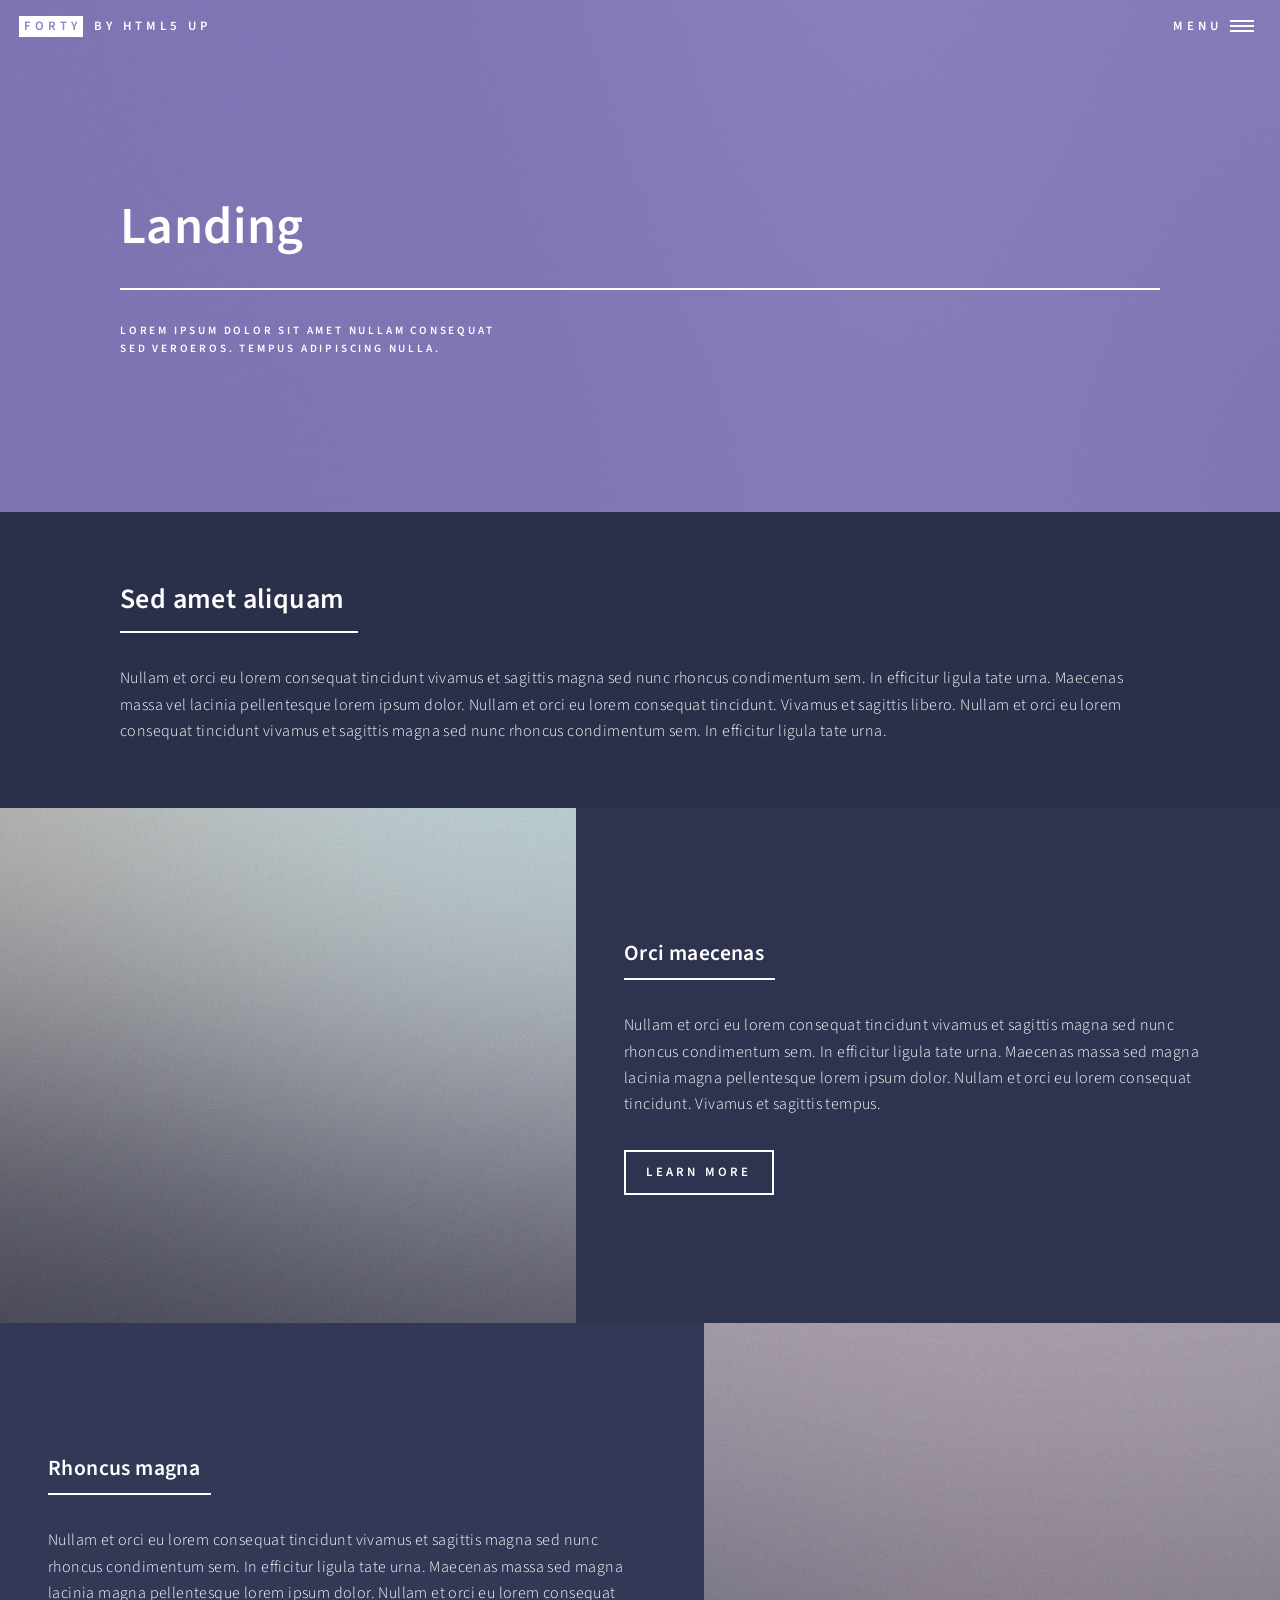
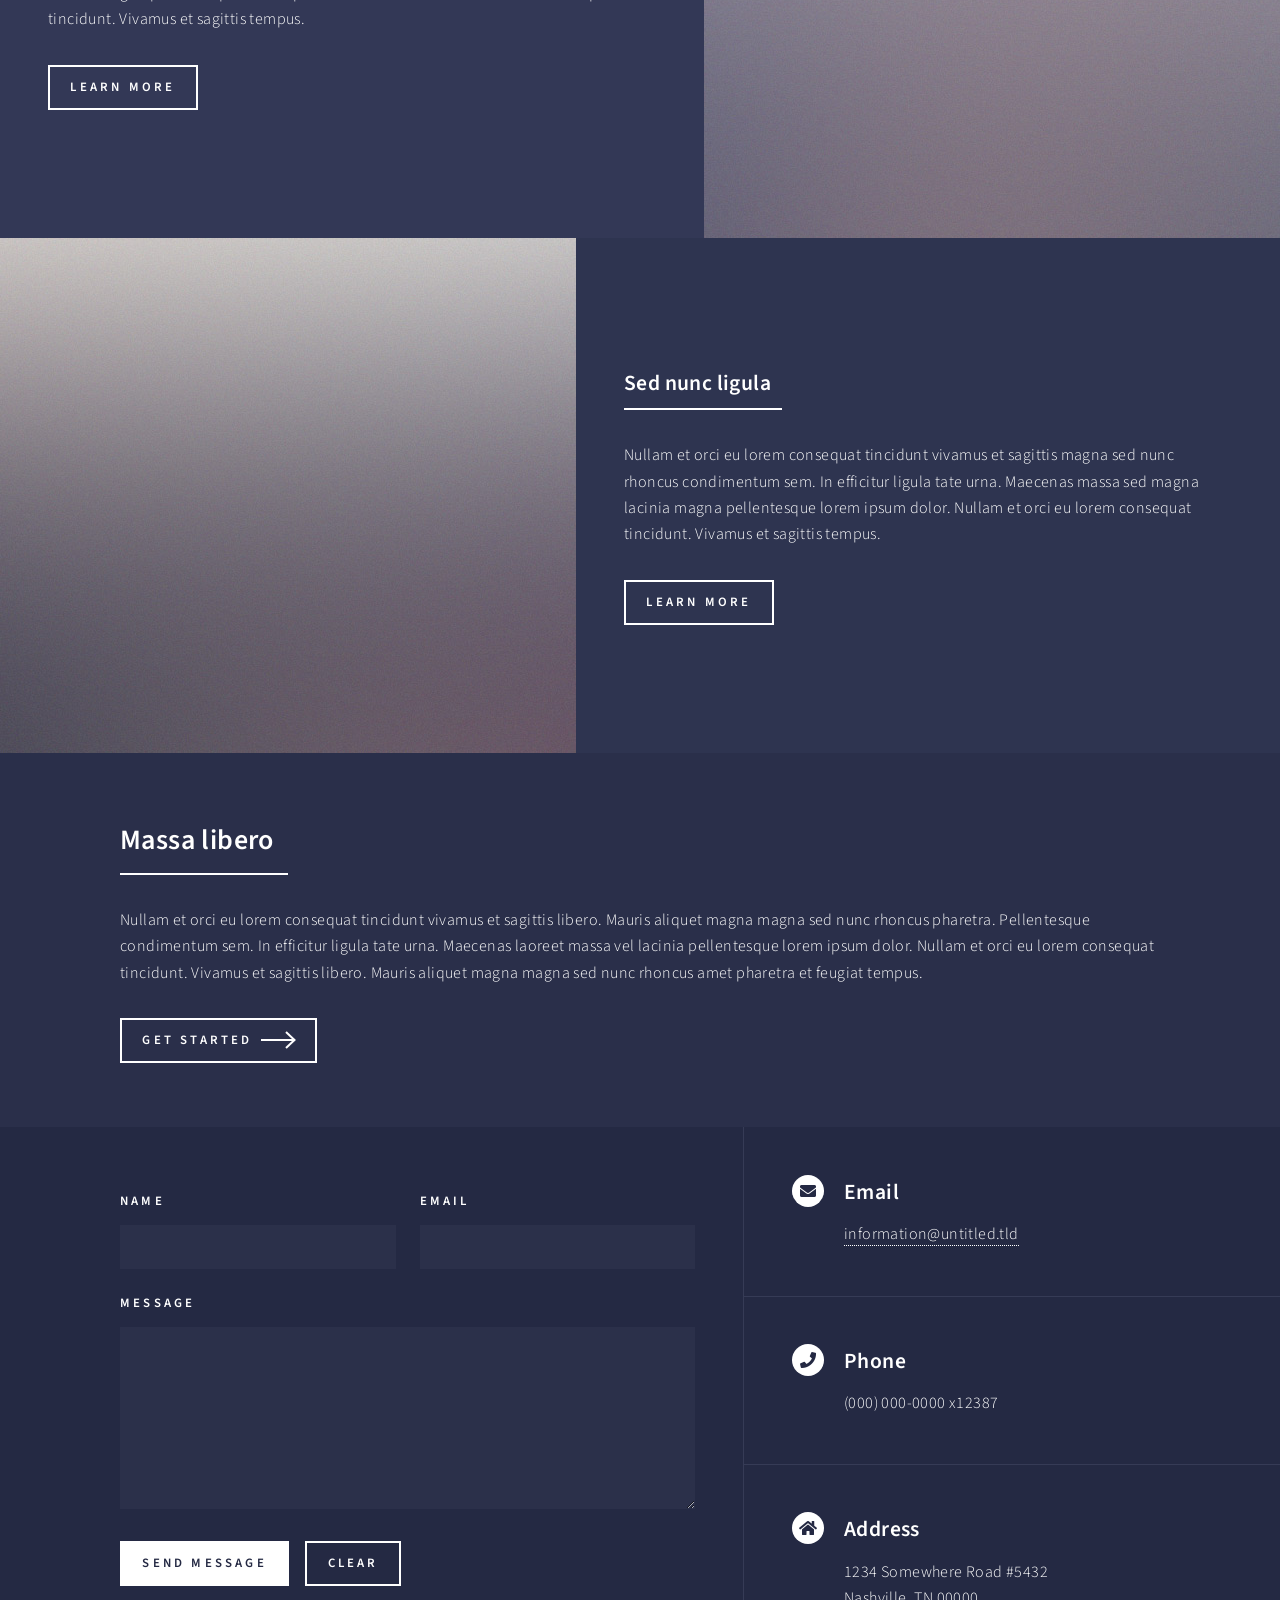
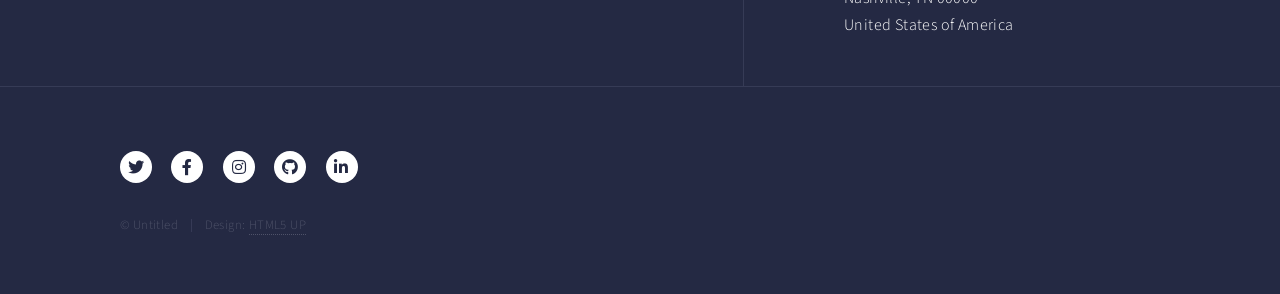
<file: landing.html>
<!DOCTYPE HTML>
<!--
	Forty by HTML5 UP
	html5up.net | @ajlkn
	Free for personal and commercial use under the CCA 3.0 license (html5up.net/license)
-->
<html>
	<head>
		<title>Landing - Forty by HTML5 UP</title>
		<meta charset="utf-8" />
		<meta name="viewport" content="width=device-width, initial-scale=1, user-scalable=no" />
		<link rel="stylesheet" href="assets/css/main.css" />
		<noscript><link rel="stylesheet" href="assets/css/noscript.css" /></noscript>
	</head>
	<body class="is-preload">

		<!-- Wrapper -->
			<div id="wrapper">

				<!-- Header -->
				<!-- Note: The "styleN" class below should match that of the banner element. -->
					<header id="header" class="alt style2">
						<a href="index.html" class="logo"><strong>Forty</strong> <span>by HTML5 UP</span></a>
						<nav>
							<a href="#menu">Menu</a>
						</nav>
					</header>

				<!-- Menu -->
					<nav id="menu">
						<ul class="links">
							<li><a href="index.html">Home</a></li>
							<li><a href="landing.html">Landing</a></li>
							<li><a href="generic.html">Generic</a></li>
							<li><a href="elements.html">Elements</a></li>
						</ul>
						<ul class="actions stacked">
							<li><a href="#" class="button primary fit">Get Started</a></li>
							<li><a href="#" class="button fit">Log In</a></li>
						</ul>
					</nav>

				<!-- Banner -->
				<!-- Note: The "styleN" class below should match that of the header element. -->
					<section id="banner" class="style2">
						<div class="inner">
							<span class="image">
								<img src="images/pic07.jpg" alt="" />
							</span>
							<header class="major">
								<h1>Landing</h1>
							</header>
							<div class="content">
								<p>Lorem ipsum dolor sit amet nullam consequat<br />
								sed veroeros. tempus adipiscing nulla.</p>
							</div>
						</div>
					</section>

				<!-- Main -->
					<div id="main">

						<!-- One -->
							<section id="one">
								<div class="inner">
									<header class="major">
										<h2>Sed amet aliquam</h2>
									</header>
									<p>Nullam et orci eu lorem consequat tincidunt vivamus et sagittis magna sed nunc rhoncus condimentum sem. In efficitur ligula tate urna. Maecenas massa vel lacinia pellentesque lorem ipsum dolor. Nullam et orci eu lorem consequat tincidunt. Vivamus et sagittis libero. Nullam et orci eu lorem consequat tincidunt vivamus et sagittis magna sed nunc rhoncus condimentum sem. In efficitur ligula tate urna.</p>
								</div>
							</section>

						<!-- Two -->
							<section id="two" class="spotlights">
								<section>
									<a href="generic.html" class="image">
										<img src="images/pic08.jpg" alt="" data-position="center center" />
									</a>
									<div class="content">
										<div class="inner">
											<header class="major">
												<h3>Orci maecenas</h3>
											</header>
											<p>Nullam et orci eu lorem consequat tincidunt vivamus et sagittis magna sed nunc rhoncus condimentum sem. In efficitur ligula tate urna. Maecenas massa sed magna lacinia magna pellentesque lorem ipsum dolor. Nullam et orci eu lorem consequat tincidunt. Vivamus et sagittis tempus.</p>
											<ul class="actions">
												<li><a href="generic.html" class="button">Learn more</a></li>
											</ul>
										</div>
									</div>
								</section>
								<section>
									<a href="generic.html" class="image">
										<img src="images/pic09.jpg" alt="" data-position="top center" />
									</a>
									<div class="content">
										<div class="inner">
											<header class="major">
												<h3>Rhoncus magna</h3>
											</header>
											<p>Nullam et orci eu lorem consequat tincidunt vivamus et sagittis magna sed nunc rhoncus condimentum sem. In efficitur ligula tate urna. Maecenas massa sed magna lacinia magna pellentesque lorem ipsum dolor. Nullam et orci eu lorem consequat tincidunt. Vivamus et sagittis tempus.</p>
											<ul class="actions">
												<li><a href="generic.html" class="button">Learn more</a></li>
											</ul>
										</div>
									</div>
								</section>
								<section>
									<a href="generic.html" class="image">
										<img src="images/pic10.jpg" alt="" data-position="25% 25%" />
									</a>
									<div class="content">
										<div class="inner">
											<header class="major">
												<h3>Sed nunc ligula</h3>
											</header>
											<p>Nullam et orci eu lorem consequat tincidunt vivamus et sagittis magna sed nunc rhoncus condimentum sem. In efficitur ligula tate urna. Maecenas massa sed magna lacinia magna pellentesque lorem ipsum dolor. Nullam et orci eu lorem consequat tincidunt. Vivamus et sagittis tempus.</p>
											<ul class="actions">
												<li><a href="generic.html" class="button">Learn more</a></li>
											</ul>
										</div>
									</div>
								</section>
							</section>

						<!-- Three -->
							<section id="three">
								<div class="inner">
									<header class="major">
										<h2>Massa libero</h2>
									</header>
									<p>Nullam et orci eu lorem consequat tincidunt vivamus et sagittis libero. Mauris aliquet magna magna sed nunc rhoncus pharetra. Pellentesque condimentum sem. In efficitur ligula tate urna. Maecenas laoreet massa vel lacinia pellentesque lorem ipsum dolor. Nullam et orci eu lorem consequat tincidunt. Vivamus et sagittis libero. Mauris aliquet magna magna sed nunc rhoncus amet pharetra et feugiat tempus.</p>
									<ul class="actions">
										<li><a href="generic.html" class="button next">Get Started</a></li>
									</ul>
								</div>
							</section>

					</div>

				<!-- Contact -->
					<section id="contact">
						<div class="inner">
							<section>
								<form method="post" action="#">
									<div class="fields">
										<div class="field half">
											<label for="name">Name</label>
											<input type="text" name="name" id="name" />
										</div>
										<div class="field half">
											<label for="email">Email</label>
											<input type="text" name="email" id="email" />
										</div>
										<div class="field">
											<label for="message">Message</label>
											<textarea name="message" id="message" rows="6"></textarea>
										</div>
									</div>
									<ul class="actions">
										<li><input type="submit" value="Send Message" class="primary" /></li>
										<li><input type="reset" value="Clear" /></li>
									</ul>
								</form>
							</section>
							<section class="split">
								<section>
									<div class="contact-method">
										<span class="icon solid alt fa-envelope"></span>
										<h3>Email</h3>
										<a href="#">information@untitled.tld</a>
									</div>
								</section>
								<section>
									<div class="contact-method">
										<span class="icon solid alt fa-phone"></span>
										<h3>Phone</h3>
										<span>(000) 000-0000 x12387</span>
									</div>
								</section>
								<section>
									<div class="contact-method">
										<span class="icon solid alt fa-home"></span>
										<h3>Address</h3>
										<span>1234 Somewhere Road #5432<br />
										Nashville, TN 00000<br />
										United States of America</span>
									</div>
								</section>
							</section>
						</div>
					</section>

				<!-- Footer -->
					<footer id="footer">
						<div class="inner">
							<ul class="icons">
								<li><a href="#" class="icon brands alt fa-twitter"><span class="label">Twitter</span></a></li>
								<li><a href="#" class="icon brands alt fa-facebook-f"><span class="label">Facebook</span></a></li>
								<li><a href="#" class="icon brands alt fa-instagram"><span class="label">Instagram</span></a></li>
								<li><a href="#" class="icon brands alt fa-github"><span class="label">GitHub</span></a></li>
								<li><a href="#" class="icon brands alt fa-linkedin-in"><span class="label">LinkedIn</span></a></li>
							</ul>
							<ul class="copyright">
								<li>&copy; Untitled</li><li>Design: <a href="https://html5up.net">HTML5 UP</a></li>
							</ul>
						</div>
					</footer>

			</div>

		<!-- Scripts -->
			<script src="assets/js/jquery.min.js"></script>
			<script src="assets/js/jquery.scrolly.min.js"></script>
			<script src="assets/js/jquery.scrollex.min.js"></script>
			<script src="assets/js/browser.min.js"></script>
			<script src="assets/js/breakpoints.min.js"></script>
			<script src="assets/js/util.js"></script>
			<script src="assets/js/main.js"></script>

	</body>
</html>
</file>
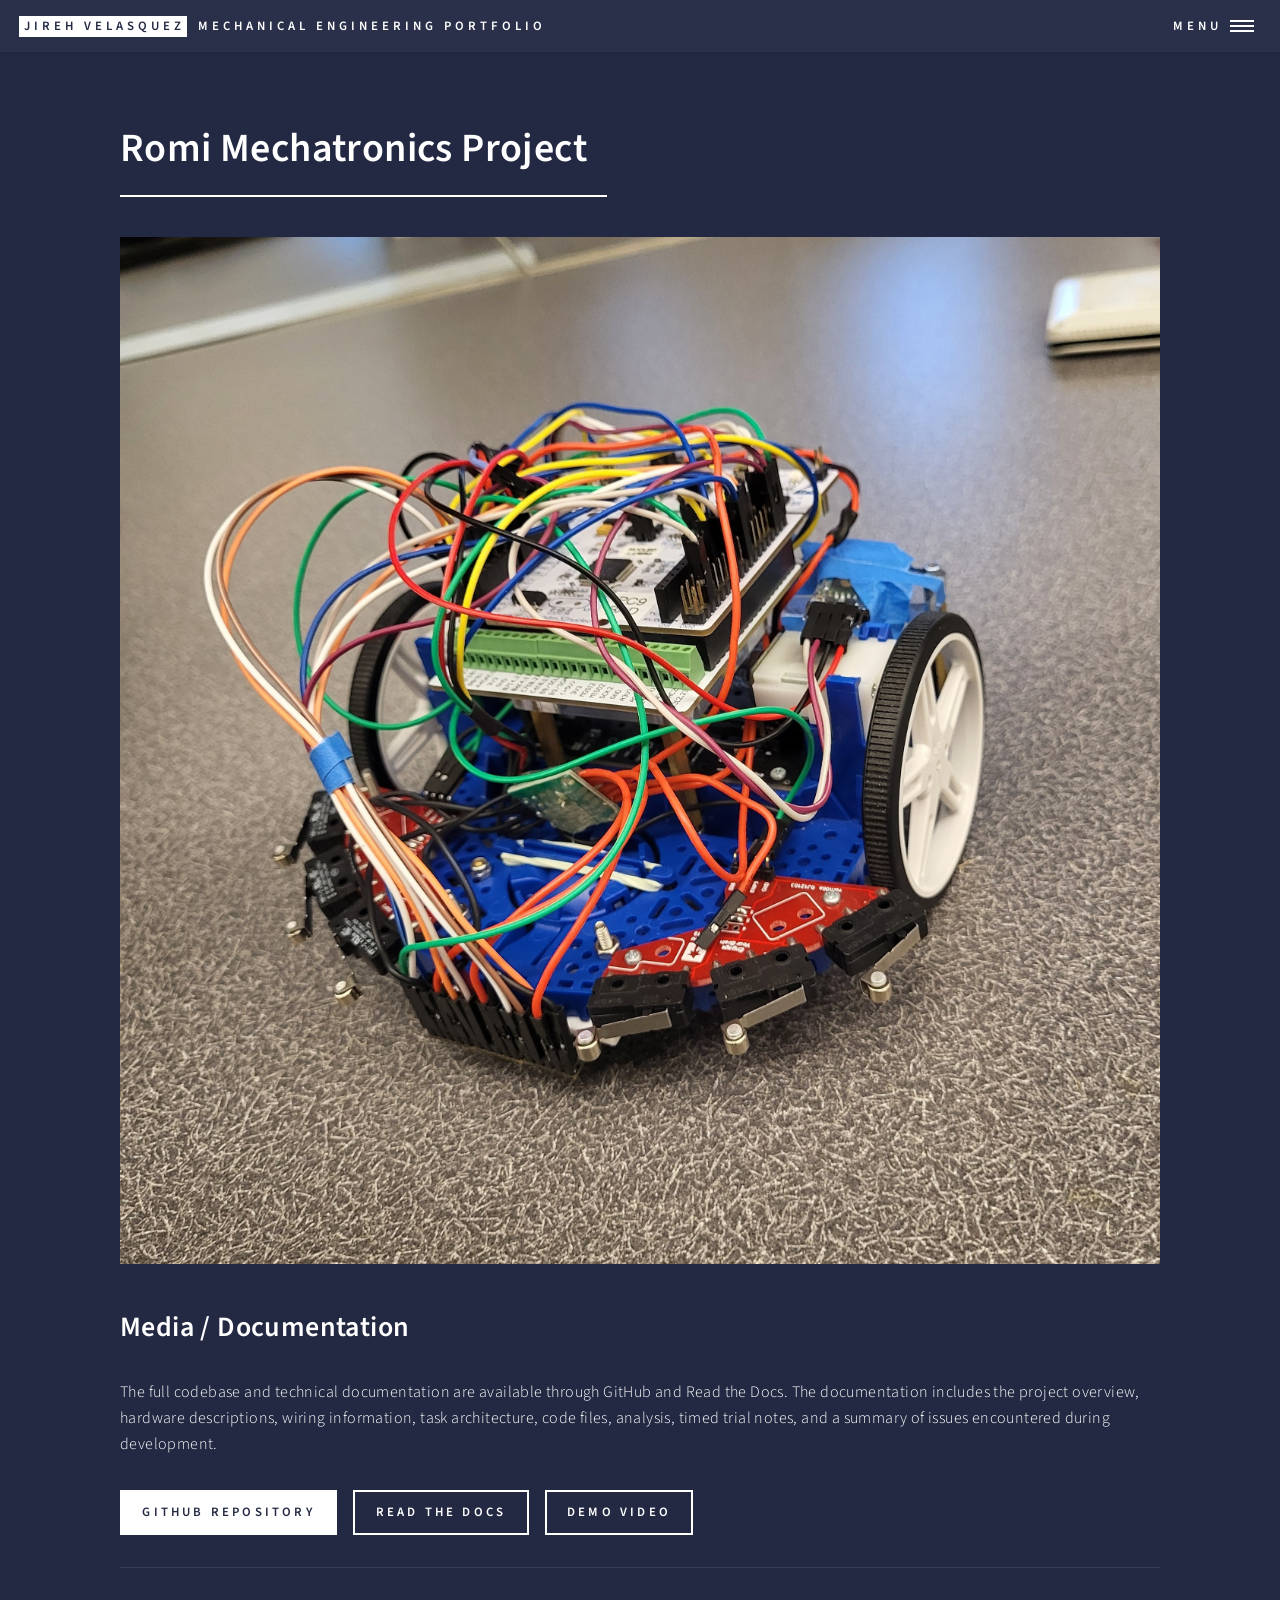
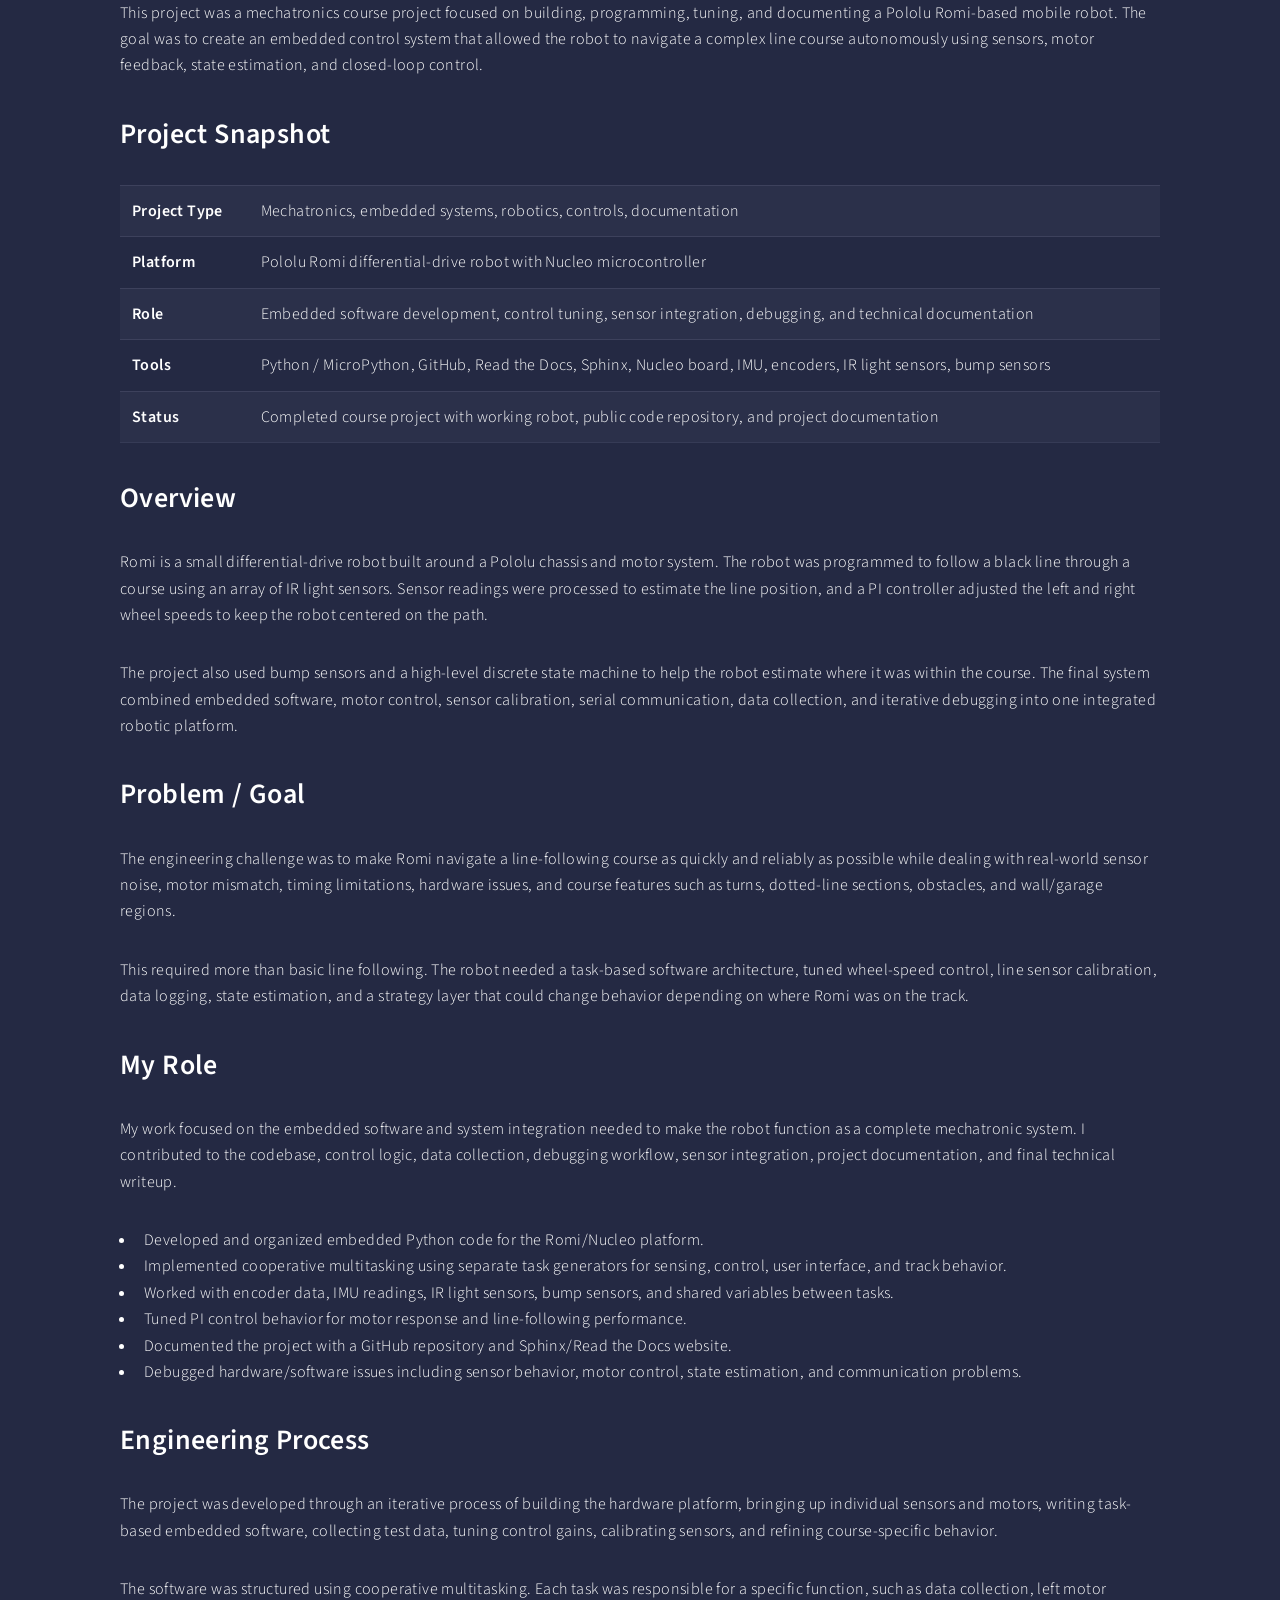
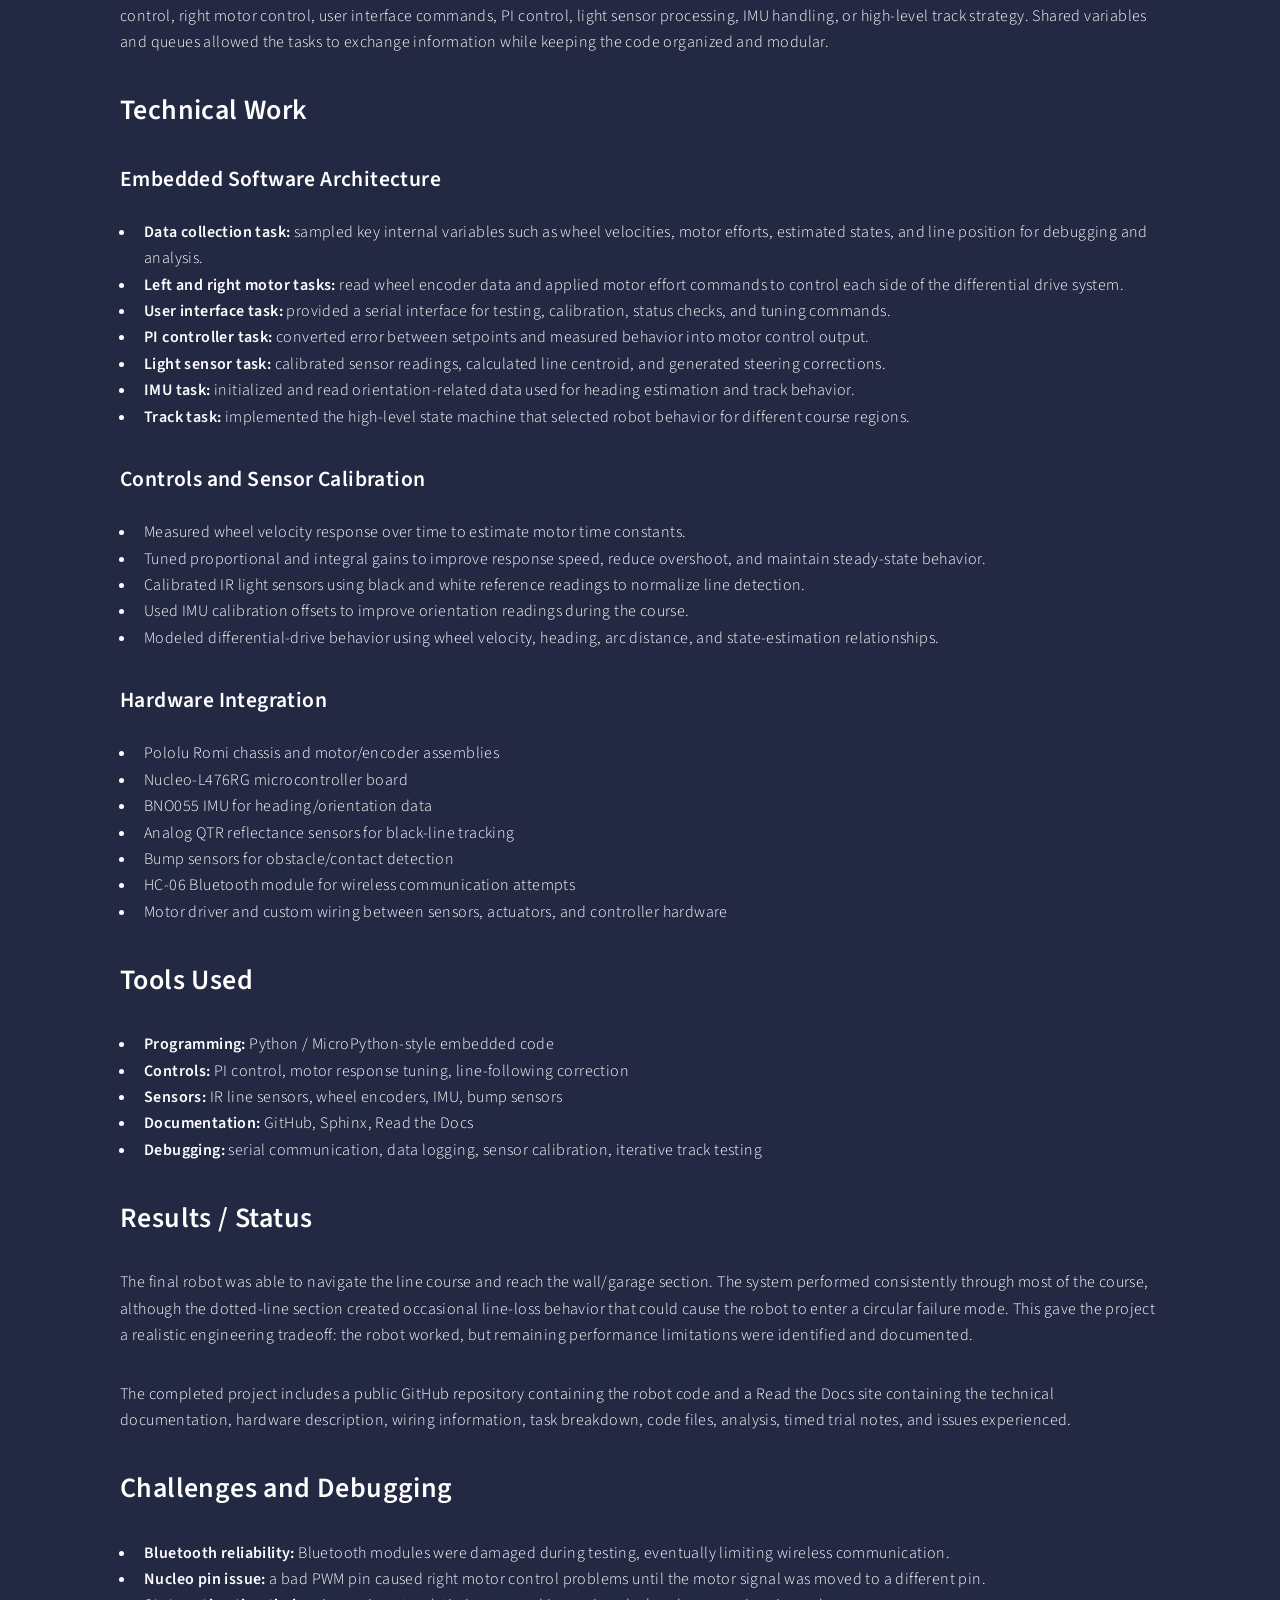
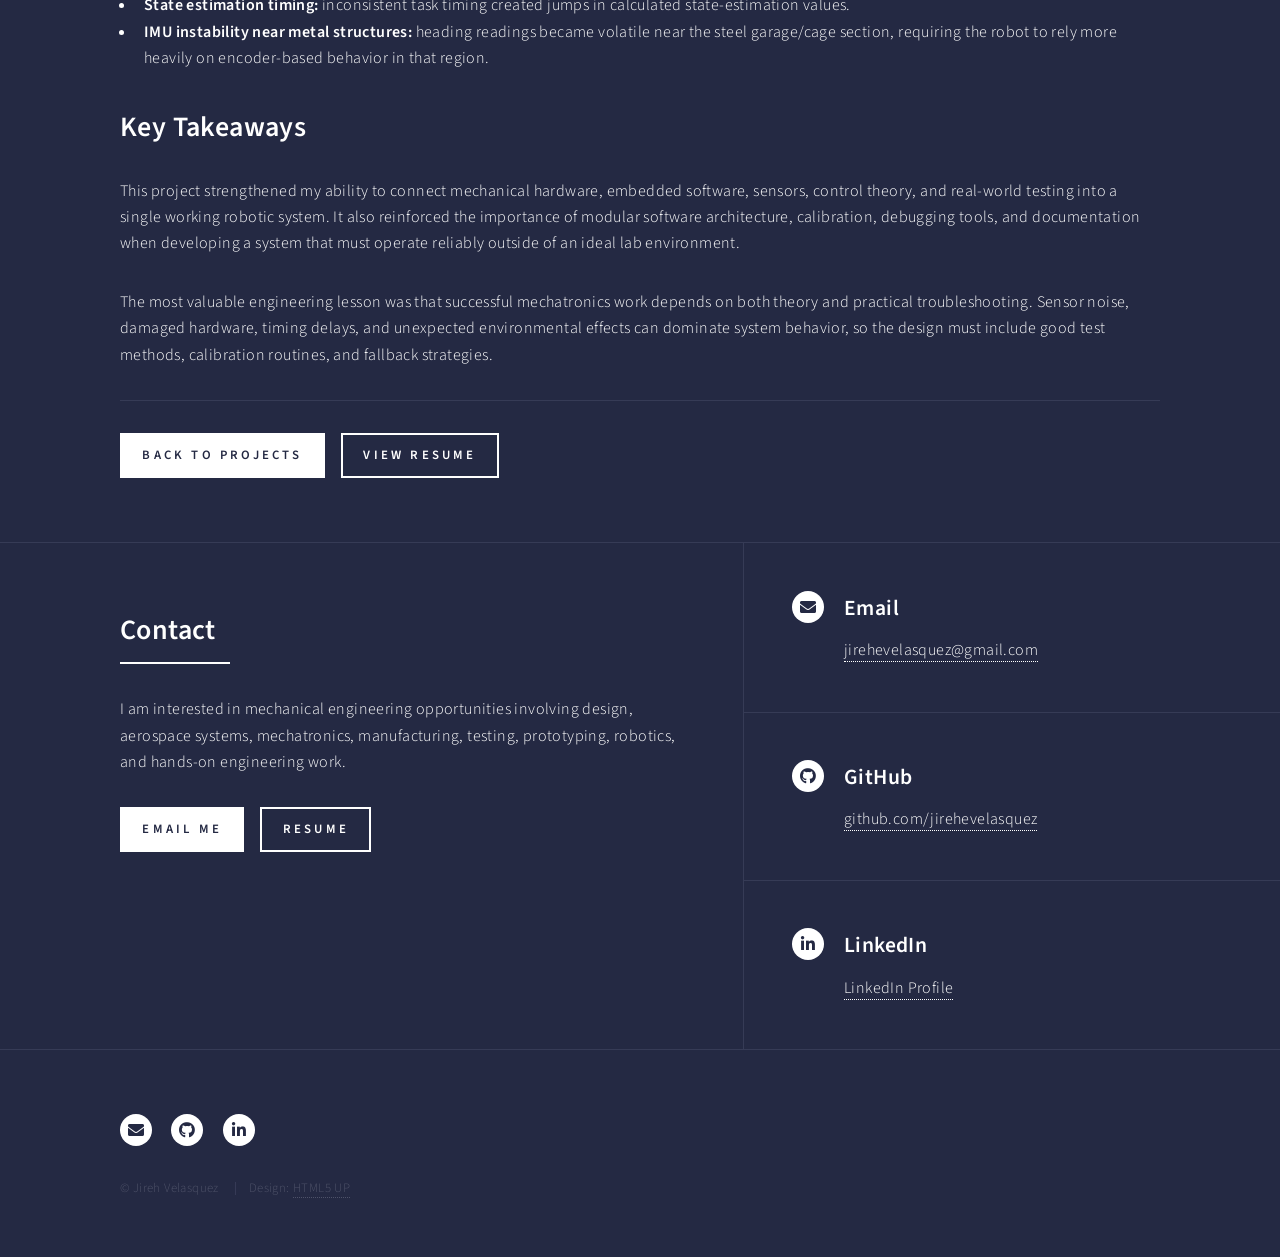
<file: romi.html>
<!DOCTYPE HTML>
<!--
	Forty by HTML5 UP
	html5up.net | @ajlkn
	Free for personal and commercial use under the CCA 3.0 license (html5up.net/license)
	Customized for Jireh Velasquez's mechanical engineering portfolio.
-->
<html>
	<head>
		<title>Romi Mechatronics Project | Jireh Velasquez</title>
		<meta charset="utf-8" />
		<meta name="viewport" content="width=device-width, initial-scale=1, user-scalable=no" />
		<meta name="description" content="Romi mechatronics project by Jireh Velasquez featuring embedded software, cooperative multitasking, PI control, sensor integration, line following, IMU data, and technical documentation." />
		<link rel="stylesheet" href="assets/css/main.css" />
		<noscript><link rel="stylesheet" href="assets/css/noscript.css" /></noscript>
	</head>

	<body class="is-preload">

		<div id="wrapper">

			<header id="header">
				<a href="index.html" class="logo"><strong>Jireh Velasquez</strong> <span>Mechanical Engineering Portfolio</span></a>
				<nav>
					<a href="#menu">Menu</a>
				</nav>
			</header>

			<nav id="menu">
				<ul class="links">
					<li><a href="index.html">Home</a></li>
					<li><a href="index.html#one">Projects</a></li>
					<li><a href="index.html#two">About</a></li>
					<li><a href="index.html#contact">Contact</a></li>
					<li><a href="resume.pdf">Resume</a></li>
				</ul>
				<ul class="actions stacked">
					<li><a href="index.html#one" class="button primary fit">View Projects</a></li>
					<li><a href="https://github.com/jirehevelasquez" class="button fit">GitHub</a></li>
				</ul>
			</nav>

			<div id="main" class="alt">

				<section id="one">
					<div class="inner">

						<header class="major">
							<h1>Romi Mechatronics Project</h1>
						</header>

						<span class="image main">
							<img src="images/romi_main.jpg" alt="Romi mobile robot project" />
						</span>

						<h2>Media / Documentation</h2>
						<p>
							The full codebase and technical documentation are available through GitHub and Read the Docs.
							The documentation includes the project overview, hardware descriptions, wiring information,
							task architecture, code files, analysis, timed trial notes, and a summary of issues encountered
							during development.
						</p>

						<ul class="actions">
							<li><a href="https://github.com/jirehevelasquez/mech-romi-files-" class="button primary">GitHub Repository</a></li>
							<li><a href="https://mech-romi-files.readthedocs.io/en/latest/index.html" class="button">Read the Docs</a></li>
							<li><a href="https://youtube.com/shorts/JdS9ZOgFjK8" class="button">Demo Video</a></li>
						</ul>

						<hr />

						<p>
							This project was a mechatronics course project focused on building, programming,
							tuning, and documenting a Pololu Romi-based mobile robot. The goal was to create
							an embedded control system that allowed the robot to navigate a complex line course
							autonomously using sensors, motor feedback, state estimation, and closed-loop control.
						</p>

						<h2>Project Snapshot</h2>
						<div class="table-wrapper">
							<table>
								<tbody>
									<tr>
										<td><strong>Project Type</strong></td>
										<td>Mechatronics, embedded systems, robotics, controls, documentation</td>
									</tr>
									<tr>
										<td><strong>Platform</strong></td>
										<td>Pololu Romi differential-drive robot with Nucleo microcontroller</td>
									</tr>
									<tr>
										<td><strong>Role</strong></td>
										<td>Embedded software development, control tuning, sensor integration, debugging, and technical documentation</td>
									</tr>
									<tr>
										<td><strong>Tools</strong></td>
										<td>Python / MicroPython, GitHub, Read the Docs, Sphinx, Nucleo board, IMU, encoders, IR light sensors, bump sensors</td>
									</tr>
									<tr>
										<td><strong>Status</strong></td>
										<td>Completed course project with working robot, public code repository, and project documentation</td>
									</tr>
								</tbody>
							</table>
						</div>

						<h2>Overview</h2>
						<p>
							Romi is a small differential-drive robot built around a Pololu chassis and motor system.
							The robot was programmed to follow a black line through a course using an array of IR
							light sensors. Sensor readings were processed to estimate the line position, and a PI
							controller adjusted the left and right wheel speeds to keep the robot centered on the path.
						</p>

						<p>
							The project also used bump sensors and a high-level discrete state machine to help the
							robot estimate where it was within the course. The final system combined embedded software,
							motor control, sensor calibration, serial communication, data collection, and iterative
							debugging into one integrated robotic platform.
						</p>

						<h2>Problem / Goal</h2>
						<p>
							The engineering challenge was to make Romi navigate a line-following course as quickly and
							reliably as possible while dealing with real-world sensor noise, motor mismatch, timing
							limitations, hardware issues, and course features such as turns, dotted-line sections,
							obstacles, and wall/garage regions.
						</p>

						<p>
							This required more than basic line following. The robot needed a task-based software
							architecture, tuned wheel-speed control, line sensor calibration, data logging, state
							estimation, and a strategy layer that could change behavior depending on where Romi was
							on the track.
						</p>

						<h2>My Role</h2>
						<p>
							My work focused on the embedded software and system integration needed to make the robot
							function as a complete mechatronic system. I contributed to the codebase, control logic,
							data collection, debugging workflow, sensor integration, project documentation, and final
							technical writeup.
						</p>

						<ul>
							<li>Developed and organized embedded Python code for the Romi/Nucleo platform.</li>
							<li>Implemented cooperative multitasking using separate task generators for sensing, control, user interface, and track behavior.</li>
							<li>Worked with encoder data, IMU readings, IR light sensors, bump sensors, and shared variables between tasks.</li>
							<li>Tuned PI control behavior for motor response and line-following performance.</li>
							<li>Documented the project with a GitHub repository and Sphinx/Read the Docs website.</li>
							<li>Debugged hardware/software issues including sensor behavior, motor control, state estimation, and communication problems.</li>
						</ul>

						<h2>Engineering Process</h2>
						<p>
							The project was developed through an iterative process of building the hardware platform,
							bringing up individual sensors and motors, writing task-based embedded software, collecting
							test data, tuning control gains, calibrating sensors, and refining course-specific behavior.
						</p>

						<p>
							The software was structured using cooperative multitasking. Each task was responsible for
							a specific function, such as data collection, left motor control, right motor control, user
							interface commands, PI control, light sensor processing, IMU handling, or high-level track
							strategy. Shared variables and queues allowed the tasks to exchange information while keeping
							the code organized and modular.
						</p>

						<h2>Technical Work</h2>

						<h3>Embedded Software Architecture</h3>
						<ul>
							<li><strong>Data collection task:</strong> sampled key internal variables such as wheel velocities, motor efforts, estimated states, and line position for debugging and analysis.</li>
							<li><strong>Left and right motor tasks:</strong> read wheel encoder data and applied motor effort commands to control each side of the differential drive system.</li>
							<li><strong>User interface task:</strong> provided a serial interface for testing, calibration, status checks, and tuning commands.</li>
							<li><strong>PI controller task:</strong> converted error between setpoints and measured behavior into motor control output.</li>
							<li><strong>Light sensor task:</strong> calibrated sensor readings, calculated line centroid, and generated steering corrections.</li>
							<li><strong>IMU task:</strong> initialized and read orientation-related data used for heading estimation and track behavior.</li>
							<li><strong>Track task:</strong> implemented the high-level state machine that selected robot behavior for different course regions.</li>
						</ul>

						<h3>Controls and Sensor Calibration</h3>
						<ul>
							<li>Measured wheel velocity response over time to estimate motor time constants.</li>
							<li>Tuned proportional and integral gains to improve response speed, reduce overshoot, and maintain steady-state behavior.</li>
							<li>Calibrated IR light sensors using black and white reference readings to normalize line detection.</li>
							<li>Used IMU calibration offsets to improve orientation readings during the course.</li>
							<li>Modeled differential-drive behavior using wheel velocity, heading, arc distance, and state-estimation relationships.</li>
						</ul>

						<h3>Hardware Integration</h3>
						<ul>
							<li>Pololu Romi chassis and motor/encoder assemblies</li>
							<li>Nucleo-L476RG microcontroller board</li>
							<li>BNO055 IMU for heading/orientation data</li>
							<li>Analog QTR reflectance sensors for black-line tracking</li>
							<li>Bump sensors for obstacle/contact detection</li>
							<li>HC-06 Bluetooth module for wireless communication attempts</li>
							<li>Motor driver and custom wiring between sensors, actuators, and controller hardware</li>
						</ul>

						<h2>Tools Used</h2>
						<ul>
							<li><strong>Programming:</strong> Python / MicroPython-style embedded code</li>
							<li><strong>Controls:</strong> PI control, motor response tuning, line-following correction</li>
							<li><strong>Sensors:</strong> IR line sensors, wheel encoders, IMU, bump sensors</li>
							<li><strong>Documentation:</strong> GitHub, Sphinx, Read the Docs</li>
							<li><strong>Debugging:</strong> serial communication, data logging, sensor calibration, iterative track testing</li>
						</ul>

						<h2>Results / Status</h2>
						<p>
							The final robot was able to navigate the line course and reach the wall/garage section.
							The system performed consistently through most of the course, although the dotted-line
							section created occasional line-loss behavior that could cause the robot to enter a
							circular failure mode. This gave the project a realistic engineering tradeoff: the robot
							worked, but remaining performance limitations were identified and documented.
						</p>

						<p>
							The completed project includes a public GitHub repository containing the robot code and
							a Read the Docs site containing the technical documentation, hardware description, wiring
							information, task breakdown, code files, analysis, timed trial notes, and issues experienced.
						</p>

						<h2>Challenges and Debugging</h2>
						<ul>
							<li><strong>Bluetooth reliability:</strong> Bluetooth modules were damaged during testing, eventually limiting wireless communication.</li>
							<li><strong>Nucleo pin issue:</strong> a bad PWM pin caused right motor control problems until the motor signal was moved to a different pin.</li>
							<li><strong>State estimation timing:</strong> inconsistent task timing created jumps in calculated state-estimation values.</li>
							<li><strong>IMU instability near metal structures:</strong> heading readings became volatile near the steel garage/cage section, requiring the robot to rely more heavily on encoder-based behavior in that region.</li>
						</ul>

						<h2>Key Takeaways</h2>
						<p>
							This project strengthened my ability to connect mechanical hardware, embedded software,
							sensors, control theory, and real-world testing into a single working robotic system. It
							also reinforced the importance of modular software architecture, calibration, debugging
							tools, and documentation when developing a system that must operate reliably outside of
							an ideal lab environment.
						</p>

						<p>
							The most valuable engineering lesson was that successful mechatronics work depends on both
							theory and practical troubleshooting. Sensor noise, damaged hardware, timing delays, and
							unexpected environmental effects can dominate system behavior, so the design must include
							good test methods, calibration routines, and fallback strategies.
						</p>

						<hr />

						<ul class="actions">
							<li><a href="index.html#one" class="button primary">Back to Projects</a></li>
							<li><a href="resume.pdf" class="button">View Resume</a></li>
						</ul>

					</div>
				</section>

			</div>

			<section id="contact">
				<div class="inner">

					<section>
						<header class="major">
							<h2>Contact</h2>
						</header>
						<p>
							I am interested in mechanical engineering opportunities involving design,
							aerospace systems, mechatronics, manufacturing, testing, prototyping,
							robotics, and hands-on engineering work.
						</p>
						<ul class="actions">
							<li><a href="mailto:jirehevelasquez@gmail.com" class="button primary">Email Me</a></li>
							<li><a href="resume.pdf" class="button">Resume</a></li>
						</ul>
					</section>

					<section class="split">

						<section>
							<div class="contact-method">
								<span class="icon solid alt fa-envelope"></span>
								<h3>Email</h3>
								<a href="mailto:jirehevelasquez@gmail.com">jirehevelasquez@gmail.com</a>
							</div>
						</section>

						<section>
							<div class="contact-method">
								<span class="icon brands alt fa-github"></span>
								<h3>GitHub</h3>
								<a href="https://github.com/jirehevelasquez">github.com/jirehevelasquez</a>
							</div>
						</section>

						<section>
							<div class="contact-method">
								<span class="icon brands alt fa-linkedin-in"></span>
								<h3>LinkedIn</h3>
								<a href="https://www.linkedin.com/in/your-linkedin">LinkedIn Profile</a>
							</div>
						</section>

					</section>
				</div>
			</section>

			<footer id="footer">
				<div class="inner">
					<ul class="icons">
						<li><a href="mailto:jirehevelasquez@gmail.com" class="icon solid alt fa-envelope"><span class="label">Email</span></a></li>
						<li><a href="https://github.com/jirehevelasquez" class="icon brands alt fa-github"><span class="label">GitHub</span></a></li>
						<li><a href="https://www.linkedin.com/in/your-linkedin" class="icon brands alt fa-linkedin-in"><span class="label">LinkedIn</span></a></li>
					</ul>
					<ul class="copyright">
						<li>&copy; Jireh Velasquez</li>
						<li>Design: <a href="https://html5up.net">HTML5 UP</a></li>
					</ul>
				</div>
			</footer>

		</div>

		<script src="assets/js/jquery.min.js"></script>
		<script src="assets/js/jquery.scrolly.min.js"></script>
		<script src="assets/js/jquery.scrollex.min.js"></script>
		<script src="assets/js/browser.min.js"></script>
		<script src="assets/js/breakpoints.min.js"></script>
		<script src="assets/js/util.js"></script>
		<script src="assets/js/main.js"></script>

	</body>
</html>
</file>
<file: assets/css/noscript.css>
/*
	Forty by HTML5 UP
	html5up.net | @ajlkn
	Free for personal and commercial use under the CCA 3.0 license (html5up.net/license)
*/

/* Banner */

	body.is-preload #banner:after {
		opacity: 0.85;
	}

	body.is-preload #banner > .inner {
		-moz-filter: none;
		-webkit-filter: none;
		-ms-filter: none;
		filter: none;
		-moz-transform: none;
		-webkit-transform: none;
		-ms-transform: none;
		transform: none;
		opacity: 1;
	}
</file>
<file: assets/css/main.css>
@import url(fontawesome-all.min.css);
@import url("https://fonts.googleapis.com/css?family=Source+Sans+Pro:300,300italic,600,600italic");

/*
	Forty by HTML5 UP
	html5up.net | @ajlkn
	Free for personal and commercial use under the CCA 3.0 license (html5up.net/license)
*/

html, body, div, span, applet, object,
iframe, h1, h2, h3, h4, h5, h6, p, blockquote,
pre, a, abbr, acronym, address, big, cite,
code, del, dfn, em, img, ins, kbd, q, s, samp,
small, strike, strong, sub, sup, tt, var, b,
u, i, center, dl, dt, dd, ol, ul, li, fieldset,
form, label, legend, table, caption, tbody,
tfoot, thead, tr, th, td, article, aside,
canvas, details, embed, figure, figcaption,
footer, header, hgroup, menu, nav, output, ruby,
section, summary, time, mark, audio, video {
	margin: 0;
	padding: 0;
	border: 0;
	font-size: 100%;
	font: inherit;
	vertical-align: baseline;}

article, aside, details, figcaption, figure,
footer, header, hgroup, menu, nav, section {
	display: block;}

body {
	line-height: 1;
}

ol, ul {
	list-style: none;
}

blockquote, q {
	quotes: none;
}

	blockquote:before, blockquote:after, q:before, q:after {
		content: '';
		content: none;
	}

table {
	border-collapse: collapse;
	border-spacing: 0;
}

body {
	-webkit-text-size-adjust: none;
}

mark {
	background-color: transparent;
	color: inherit;
}

input::-moz-focus-inner {
	border: 0;
	padding: 0;
}

input, select, textarea {
	-moz-appearance: none;
	-webkit-appearance: none;
	-ms-appearance: none;
	appearance: none;
}

/* Basic */

	@-ms-viewport {
		width: device-width;
	}

	body {
		-ms-overflow-style: scrollbar;
	}

	@media screen and (max-width: 480px) {

		html, body {
			min-width: 320px;
		}

	}

	html {
		box-sizing: border-box;
	}

	*, *:before, *:after {
		box-sizing: inherit;
	}

	body {
		background: #242943;
	}

		body.is-preload *, body.is-preload *:before, body.is-preload *:after {
			-moz-animation: none !important;
			-webkit-animation: none !important;
			-ms-animation: none !important;
			animation: none !important;
			-moz-transition: none !important;
			-webkit-transition: none !important;
			-ms-transition: none !important;
			transition: none !important;
		}

/* Type */

	body, input, select, textarea {
		color: #ffffff;
		font-family: "Source Sans Pro", Helvetica, sans-serif;
		font-size: 17pt;
		font-weight: 300;
		letter-spacing: 0.025em;
		line-height: 1.65;
	}

		@media screen and (max-width: 1680px) {

			body, input, select, textarea {
				font-size: 14pt;
			}

		}

		@media screen and (max-width: 1280px) {

			body, input, select, textarea {
				font-size: 12pt;
			}

		}

		@media screen and (max-width: 360px) {

			body, input, select, textarea {
				font-size: 11pt;
			}

		}

	a {
		-moz-transition: color 0.2s ease-in-out, border-bottom-color 0.2s ease-in-out;
		-webkit-transition: color 0.2s ease-in-out, border-bottom-color 0.2s ease-in-out;
		-ms-transition: color 0.2s ease-in-out, border-bottom-color 0.2s ease-in-out;
		transition: color 0.2s ease-in-out, border-bottom-color 0.2s ease-in-out;
		border-bottom: dotted 1px;
		color: inherit;
		text-decoration: none;
	}

		a:hover {
			border-bottom-color: transparent;
			color: #9bf1ff !important;
		}

		a:active {
			color: #53e3fb !important;
		}

	strong, b {
		color: #ffffff;
		font-weight: 600;
	}

	em, i {
		font-style: italic;
	}

	p {
		margin: 0 0 2em 0;
	}

	h1, h2, h3, h4, h5, h6 {
		color: #ffffff;
		font-weight: 600;
		line-height: 1.65;
		margin: 0 0 1em 0;
	}

		h1 a, h2 a, h3 a, h4 a, h5 a, h6 a {
			color: inherit;
			border-bottom: 0;
		}

	h1 {
		font-size: 2.5em;
	}

	h2 {
		font-size: 1.75em;
	}

	h3 {
		font-size: 1.35em;
	}

	h4 {
		font-size: 1.1em;
	}

	h5 {
		font-size: 0.9em;
	}

	h6 {
		font-size: 0.7em;
	}

	@media screen and (max-width: 736px) {

		h1 {
			font-size: 2em;
		}

		h2 {
			font-size: 1.5em;
		}

		h3 {
			font-size: 1.25em;
		}

	}

	sub {
		font-size: 0.8em;
		position: relative;
		top: 0.5em;
	}

	sup {
		font-size: 0.8em;
		position: relative;
		top: -0.5em;
	}

	blockquote {
		border-left: solid 4px rgba(212, 212, 255, 0.1);
		font-style: italic;
		margin: 0 0 2em 0;
		padding: 0.5em 0 0.5em 2em;
	}

	code {
		background: rgba(212, 212, 255, 0.035);
		font-family: "Courier New", monospace;
		font-size: 0.9em;
		margin: 0 0.25em;
		padding: 0.25em 0.65em;
	}

	pre {
		-webkit-overflow-scrolling: touch;
		font-family: "Courier New", monospace;
		font-size: 0.9em;
		margin: 0 0 2em 0;
	}

		pre code {
			display: block;
			line-height: 1.75;
			padding: 1em 1.5em;
			overflow-x: auto;
		}

	hr {
		border: 0;
		border-bottom: solid 1px rgba(212, 212, 255, 0.1);
		margin: 2em 0;
	}

		hr.major {
			margin: 3em 0;
		}

	.align-left {
		text-align: left;
	}

	.align-center {
		text-align: center;
	}

	.align-right {
		text-align: right;
	}

/* Row */

	.row {
		display: flex;
		flex-wrap: wrap;
		box-sizing: border-box;
		align-items: stretch;
	}

		.row > * {
			box-sizing: border-box;
		}

		.row.gtr-uniform > * > :last-child {
			margin-bottom: 0;
		}

		.row.aln-left {
			justify-content: flex-start;
		}

		.row.aln-center {
			justify-content: center;
		}

		.row.aln-right {
			justify-content: flex-end;
		}

		.row.aln-top {
			align-items: flex-start;
		}

		.row.aln-middle {
			align-items: center;
		}

		.row.aln-bottom {
			align-items: flex-end;
		}

		.row > .imp {
			order: -1;
		}

		.row > .col-1 {
			width: 8.33333%;
		}

		.row > .off-1 {
			margin-left: 8.33333%;
		}

		.row > .col-2 {
			width: 16.66667%;
		}

		.row > .off-2 {
			margin-left: 16.66667%;
		}

		.row > .col-3 {
			width: 25%;
		}

		.row > .off-3 {
			margin-left: 25%;
		}

		.row > .col-4 {
			width: 33.33333%;
		}

		.row > .off-4 {
			margin-left: 33.33333%;
		}

		.row > .col-5 {
			width: 41.66667%;
		}

		.row > .off-5 {
			margin-left: 41.66667%;
		}

		.row > .col-6 {
			width: 50%;
		}

		.row > .off-6 {
			margin-left: 50%;
		}

		.row > .col-7 {
			width: 58.33333%;
		}

		.row > .off-7 {
			margin-left: 58.33333%;
		}

		.row > .col-8 {
			width: 66.66667%;
		}

		.row > .off-8 {
			margin-left: 66.66667%;
		}

		.row > .col-9 {
			width: 75%;
		}

		.row > .off-9 {
			margin-left: 75%;
		}

		.row > .col-10 {
			width: 83.33333%;
		}

		.row > .off-10 {
			margin-left: 83.33333%;
		}

		.row > .col-11 {
			width: 91.66667%;
		}

		.row > .off-11 {
			margin-left: 91.66667%;
		}

		.row > .col-12 {
			width: 100%;
		}

		.row > .off-12 {
			margin-left: 100%;
		}

		.row.gtr-0 {
			margin-top: 0;
			margin-left: 0em;
		}

			.row.gtr-0 > * {
				padding: 0 0 0 0em;
			}

			.row.gtr-0.gtr-uniform {
				margin-top: 0em;
			}

				.row.gtr-0.gtr-uniform > * {
					padding-top: 0em;
				}

		.row.gtr-25 {
			margin-top: 0;
			margin-left: -0.5em;
		}

			.row.gtr-25 > * {
				padding: 0 0 0 0.5em;
			}

			.row.gtr-25.gtr-uniform {
				margin-top: -0.5em;
			}

				.row.gtr-25.gtr-uniform > * {
					padding-top: 0.5em;
				}

		.row.gtr-50 {
			margin-top: 0;
			margin-left: -1em;
		}

			.row.gtr-50 > * {
				padding: 0 0 0 1em;
			}

			.row.gtr-50.gtr-uniform {
				margin-top: -1em;
			}

				.row.gtr-50.gtr-uniform > * {
					padding-top: 1em;
				}

		.row {
			margin-top: 0;
			margin-left: -2em;
		}

			.row > * {
				padding: 0 0 0 2em;
			}

			.row.gtr-uniform {
				margin-top: -2em;
			}

				.row.gtr-uniform > * {
					padding-top: 2em;
				}

		.row.gtr-150 {
			margin-top: 0;
			margin-left: -3em;
		}

			.row.gtr-150 > * {
				padding: 0 0 0 3em;
			}

			.row.gtr-150.gtr-uniform {
				margin-top: -3em;
			}

				.row.gtr-150.gtr-uniform > * {
					padding-top: 3em;
				}

		.row.gtr-200 {
			margin-top: 0;
			margin-left: -4em;
		}

			.row.gtr-200 > * {
				padding: 0 0 0 4em;
			}

			.row.gtr-200.gtr-uniform {
				margin-top: -4em;
			}

				.row.gtr-200.gtr-uniform > * {
					padding-top: 4em;
				}

		@media screen and (max-width: 1680px) {

			.row {
				display: flex;
				flex-wrap: wrap;
				box-sizing: border-box;
				align-items: stretch;
			}

				.row > * {
					box-sizing: border-box;
				}

				.row.gtr-uniform > * > :last-child {
					margin-bottom: 0;
				}

				.row.aln-left {
					justify-content: flex-start;
				}

				.row.aln-center {
					justify-content: center;
				}

				.row.aln-right {
					justify-content: flex-end;
				}

				.row.aln-top {
					align-items: flex-start;
				}

				.row.aln-middle {
					align-items: center;
				}

				.row.aln-bottom {
					align-items: flex-end;
				}

				.row > .imp-xlarge {
					order: -1;
				}

				.row > .col-1-xlarge {
					width: 8.33333%;
				}

				.row > .off-1-xlarge {
					margin-left: 8.33333%;
				}

				.row > .col-2-xlarge {
					width: 16.66667%;
				}

				.row > .off-2-xlarge {
					margin-left: 16.66667%;
				}

				.row > .col-3-xlarge {
					width: 25%;
				}

				.row > .off-3-xlarge {
					margin-left: 25%;
				}

				.row > .col-4-xlarge {
					width: 33.33333%;
				}

				.row > .off-4-xlarge {
					margin-left: 33.33333%;
				}

				.row > .col-5-xlarge {
					width: 41.66667%;
				}

				.row > .off-5-xlarge {
					margin-left: 41.66667%;
				}

				.row > .col-6-xlarge {
					width: 50%;
				}

				.row > .off-6-xlarge {
					margin-left: 50%;
				}

				.row > .col-7-xlarge {
					width: 58.33333%;
				}

				.row > .off-7-xlarge {
					margin-left: 58.33333%;
				}

				.row > .col-8-xlarge {
					width: 66.66667%;
				}

				.row > .off-8-xlarge {
					margin-left: 66.66667%;
				}

				.row > .col-9-xlarge {
					width: 75%;
				}

				.row > .off-9-xlarge {
					margin-left: 75%;
				}

				.row > .col-10-xlarge {
					width: 83.33333%;
				}

				.row > .off-10-xlarge {
					margin-left: 83.33333%;
				}

				.row > .col-11-xlarge {
					width: 91.66667%;
				}

				.row > .off-11-xlarge {
					margin-left: 91.66667%;
				}

				.row > .col-12-xlarge {
					width: 100%;
				}

				.row > .off-12-xlarge {
					margin-left: 100%;
				}

				.row.gtr-0 {
					margin-top: 0;
					margin-left: 0em;
				}

					.row.gtr-0 > * {
						padding: 0 0 0 0em;
					}

					.row.gtr-0.gtr-uniform {
						margin-top: 0em;
					}

						.row.gtr-0.gtr-uniform > * {
							padding-top: 0em;
						}

				.row.gtr-25 {
					margin-top: 0;
					margin-left: -0.5em;
				}

					.row.gtr-25 > * {
						padding: 0 0 0 0.5em;
					}

					.row.gtr-25.gtr-uniform {
						margin-top: -0.5em;
					}

						.row.gtr-25.gtr-uniform > * {
							padding-top: 0.5em;
						}

				.row.gtr-50 {
					margin-top: 0;
					margin-left: -1em;
				}

					.row.gtr-50 > * {
						padding: 0 0 0 1em;
					}

					.row.gtr-50.gtr-uniform {
						margin-top: -1em;
					}

						.row.gtr-50.gtr-uniform > * {
							padding-top: 1em;
						}

				.row {
					margin-top: 0;
					margin-left: -2em;
				}

					.row > * {
						padding: 0 0 0 2em;
					}

					.row.gtr-uniform {
						margin-top: -2em;
					}

						.row.gtr-uniform > * {
							padding-top: 2em;
						}

				.row.gtr-150 {
					margin-top: 0;
					margin-left: -3em;
				}

					.row.gtr-150 > * {
						padding: 0 0 0 3em;
					}

					.row.gtr-150.gtr-uniform {
						margin-top: -3em;
					}

						.row.gtr-150.gtr-uniform > * {
							padding-top: 3em;
						}

				.row.gtr-200 {
					margin-top: 0;
					margin-left: -4em;
				}

					.row.gtr-200 > * {
						padding: 0 0 0 4em;
					}

					.row.gtr-200.gtr-uniform {
						margin-top: -4em;
					}

						.row.gtr-200.gtr-uniform > * {
							padding-top: 4em;
						}

		}

		@media screen and (max-width: 1280px) {

			.row {
				display: flex;
				flex-wrap: wrap;
				box-sizing: border-box;
				align-items: stretch;
			}

				.row > * {
					box-sizing: border-box;
				}

				.row.gtr-uniform > * > :last-child {
					margin-bottom: 0;
				}

				.row.aln-left {
					justify-content: flex-start;
				}

				.row.aln-center {
					justify-content: center;
				}

				.row.aln-right {
					justify-content: flex-end;
				}

				.row.aln-top {
					align-items: flex-start;
				}

				.row.aln-middle {
					align-items: center;
				}

				.row.aln-bottom {
					align-items: flex-end;
				}

				.row > .imp-large {
					order: -1;
				}

				.row > .col-1-large {
					width: 8.33333%;
				}

				.row > .off-1-large {
					margin-left: 8.33333%;
				}

				.row > .col-2-large {
					width: 16.66667%;
				}

				.row > .off-2-large {
					margin-left: 16.66667%;
				}

				.row > .col-3-large {
					width: 25%;
				}

				.row > .off-3-large {
					margin-left: 25%;
				}

				.row > .col-4-large {
					width: 33.33333%;
				}

				.row > .off-4-large {
					margin-left: 33.33333%;
				}

				.row > .col-5-large {
					width: 41.66667%;
				}

				.row > .off-5-large {
					margin-left: 41.66667%;
				}

				.row > .col-6-large {
					width: 50%;
				}

				.row > .off-6-large {
					margin-left: 50%;
				}

				.row > .col-7-large {
					width: 58.33333%;
				}

				.row > .off-7-large {
					margin-left: 58.33333%;
				}

				.row > .col-8-large {
					width: 66.66667%;
				}

				.row > .off-8-large {
					margin-left: 66.66667%;
				}

				.row > .col-9-large {
					width: 75%;
				}

				.row > .off-9-large {
					margin-left: 75%;
				}

				.row > .col-10-large {
					width: 83.33333%;
				}

				.row > .off-10-large {
					margin-left: 83.33333%;
				}

				.row > .col-11-large {
					width: 91.66667%;
				}

				.row > .off-11-large {
					margin-left: 91.66667%;
				}

				.row > .col-12-large {
					width: 100%;
				}

				.row > .off-12-large {
					margin-left: 100%;
				}

				.row.gtr-0 {
					margin-top: 0;
					margin-left: 0em;
				}

					.row.gtr-0 > * {
						padding: 0 0 0 0em;
					}

					.row.gtr-0.gtr-uniform {
						margin-top: 0em;
					}

						.row.gtr-0.gtr-uniform > * {
							padding-top: 0em;
						}

				.row.gtr-25 {
					margin-top: 0;
					margin-left: -0.375em;
				}

					.row.gtr-25 > * {
						padding: 0 0 0 0.375em;
					}

					.row.gtr-25.gtr-uniform {
						margin-top: -0.375em;
					}

						.row.gtr-25.gtr-uniform > * {
							padding-top: 0.375em;
						}

				.row.gtr-50 {
					margin-top: 0;
					margin-left: -0.75em;
				}

					.row.gtr-50 > * {
						padding: 0 0 0 0.75em;
					}

					.row.gtr-50.gtr-uniform {
						margin-top: -0.75em;
					}

						.row.gtr-50.gtr-uniform > * {
							padding-top: 0.75em;
						}

				.row {
					margin-top: 0;
					margin-left: -1.5em;
				}

					.row > * {
						padding: 0 0 0 1.5em;
					}

					.row.gtr-uniform {
						margin-top: -1.5em;
					}

						.row.gtr-uniform > * {
							padding-top: 1.5em;
						}

				.row.gtr-150 {
					margin-top: 0;
					margin-left: -2.25em;
				}

					.row.gtr-150 > * {
						padding: 0 0 0 2.25em;
					}

					.row.gtr-150.gtr-uniform {
						margin-top: -2.25em;
					}

						.row.gtr-150.gtr-uniform > * {
							padding-top: 2.25em;
						}

				.row.gtr-200 {
					margin-top: 0;
					margin-left: -3em;
				}

					.row.gtr-200 > * {
						padding: 0 0 0 3em;
					}

					.row.gtr-200.gtr-uniform {
						margin-top: -3em;
					}

						.row.gtr-200.gtr-uniform > * {
							padding-top: 3em;
						}

		}

		@media screen and (max-width: 980px) {

			.row {
				display: flex;
				flex-wrap: wrap;
				box-sizing: border-box;
				align-items: stretch;
			}

				.row > * {
					box-sizing: border-box;
				}

				.row.gtr-uniform > * > :last-child {
					margin-bottom: 0;
				}

				.row.aln-left {
					justify-content: flex-start;
				}

				.row.aln-center {
					justify-content: center;
				}

				.row.aln-right {
					justify-content: flex-end;
				}

				.row.aln-top {
					align-items: flex-start;
				}

				.row.aln-middle {
					align-items: center;
				}

				.row.aln-bottom {
					align-items: flex-end;
				}

				.row > .imp-medium {
					order: -1;
				}

				.row > .col-1-medium {
					width: 8.33333%;
				}

				.row > .off-1-medium {
					margin-left: 8.33333%;
				}

				.row > .col-2-medium {
					width: 16.66667%;
				}

				.row > .off-2-medium {
					margin-left: 16.66667%;
				}

				.row > .col-3-medium {
					width: 25%;
				}

				.row > .off-3-medium {
					margin-left: 25%;
				}

				.row > .col-4-medium {
					width: 33.33333%;
				}

				.row > .off-4-medium {
					margin-left: 33.33333%;
				}

				.row > .col-5-medium {
					width: 41.66667%;
				}

				.row > .off-5-medium {
					margin-left: 41.66667%;
				}

				.row > .col-6-medium {
					width: 50%;
				}

				.row > .off-6-medium {
					margin-left: 50%;
				}

				.row > .col-7-medium {
					width: 58.33333%;
				}

				.row > .off-7-medium {
					margin-left: 58.33333%;
				}

				.row > .col-8-medium {
					width: 66.66667%;
				}

				.row > .off-8-medium {
					margin-left: 66.66667%;
				}

				.row > .col-9-medium {
					width: 75%;
				}

				.row > .off-9-medium {
					margin-left: 75%;
				}

				.row > .col-10-medium {
					width: 83.33333%;
				}

				.row > .off-10-medium {
					margin-left: 83.33333%;
				}

				.row > .col-11-medium {
					width: 91.66667%;
				}

				.row > .off-11-medium {
					margin-left: 91.66667%;
				}

				.row > .col-12-medium {
					width: 100%;
				}

				.row > .off-12-medium {
					margin-left: 100%;
				}

				.row.gtr-0 {
					margin-top: 0;
					margin-left: 0em;
				}

					.row.gtr-0 > * {
						padding: 0 0 0 0em;
					}

					.row.gtr-0.gtr-uniform {
						margin-top: 0em;
					}

						.row.gtr-0.gtr-uniform > * {
							padding-top: 0em;
						}

				.row.gtr-25 {
					margin-top: 0;
					margin-left: -0.375em;
				}

					.row.gtr-25 > * {
						padding: 0 0 0 0.375em;
					}

					.row.gtr-25.gtr-uniform {
						margin-top: -0.375em;
					}

						.row.gtr-25.gtr-uniform > * {
							padding-top: 0.375em;
						}

				.row.gtr-50 {
					margin-top: 0;
					margin-left: -0.75em;
				}

					.row.gtr-50 > * {
						padding: 0 0 0 0.75em;
					}

					.row.gtr-50.gtr-uniform {
						margin-top: -0.75em;
					}

						.row.gtr-50.gtr-uniform > * {
							padding-top: 0.75em;
						}

				.row {
					margin-top: 0;
					margin-left: -1.5em;
				}

					.row > * {
						padding: 0 0 0 1.5em;
					}

					.row.gtr-uniform {
						margin-top: -1.5em;
					}

						.row.gtr-uniform > * {
							padding-top: 1.5em;
						}

				.row.gtr-150 {
					margin-top: 0;
					margin-left: -2.25em;
				}

					.row.gtr-150 > * {
						padding: 0 0 0 2.25em;
					}

					.row.gtr-150.gtr-uniform {
						margin-top: -2.25em;
					}

						.row.gtr-150.gtr-uniform > * {
							padding-top: 2.25em;
						}

				.row.gtr-200 {
					margin-top: 0;
					margin-left: -3em;
				}

					.row.gtr-200 > * {
						padding: 0 0 0 3em;
					}

					.row.gtr-200.gtr-uniform {
						margin-top: -3em;
					}

						.row.gtr-200.gtr-uniform > * {
							padding-top: 3em;
						}

		}

		@media screen and (max-width: 736px) {

			.row {
				display: flex;
				flex-wrap: wrap;
				box-sizing: border-box;
				align-items: stretch;
			}

				.row > * {
					box-sizing: border-box;
				}

				.row.gtr-uniform > * > :last-child {
					margin-bottom: 0;
				}

				.row.aln-left {
					justify-content: flex-start;
				}

				.row.aln-center {
					justify-content: center;
				}

				.row.aln-right {
					justify-content: flex-end;
				}

				.row.aln-top {
					align-items: flex-start;
				}

				.row.aln-middle {
					align-items: center;
				}

				.row.aln-bottom {
					align-items: flex-end;
				}

				.row > .imp-small {
					order: -1;
				}

				.row > .col-1-small {
					width: 8.33333%;
				}

				.row > .off-1-small {
					margin-left: 8.33333%;
				}

				.row > .col-2-small {
					width: 16.66667%;
				}

				.row > .off-2-small {
					margin-left: 16.66667%;
				}

				.row > .col-3-small {
					width: 25%;
				}

				.row > .off-3-small {
					margin-left: 25%;
				}

				.row > .col-4-small {
					width: 33.33333%;
				}

				.row > .off-4-small {
					margin-left: 33.33333%;
				}

				.row > .col-5-small {
					width: 41.66667%;
				}

				.row > .off-5-small {
					margin-left: 41.66667%;
				}

				.row > .col-6-small {
					width: 50%;
				}

				.row > .off-6-small {
					margin-left: 50%;
				}

				.row > .col-7-small {
					width: 58.33333%;
				}

				.row > .off-7-small {
					margin-left: 58.33333%;
				}

				.row > .col-8-small {
					width: 66.66667%;
				}

				.row > .off-8-small {
					margin-left: 66.66667%;
				}

				.row > .col-9-small {
					width: 75%;
				}

				.row > .off-9-small {
					margin-left: 75%;
				}

				.row > .col-10-small {
					width: 83.33333%;
				}

				.row > .off-10-small {
					margin-left: 83.33333%;
				}

				.row > .col-11-small {
					width: 91.66667%;
				}

				.row > .off-11-small {
					margin-left: 91.66667%;
				}

				.row > .col-12-small {
					width: 100%;
				}

				.row > .off-12-small {
					margin-left: 100%;
				}

				.row.gtr-0 {
					margin-top: 0;
					margin-left: 0em;
				}

					.row.gtr-0 > * {
						padding: 0 0 0 0em;
					}

					.row.gtr-0.gtr-uniform {
						margin-top: 0em;
					}

						.row.gtr-0.gtr-uniform > * {
							padding-top: 0em;
						}

				.row.gtr-25 {
					margin-top: 0;
					margin-left: -0.3125em;
				}

					.row.gtr-25 > * {
						padding: 0 0 0 0.3125em;
					}

					.row.gtr-25.gtr-uniform {
						margin-top: -0.3125em;
					}

						.row.gtr-25.gtr-uniform > * {
							padding-top: 0.3125em;
						}

				.row.gtr-50 {
					margin-top: 0;
					margin-left: -0.625em;
				}

					.row.gtr-50 > * {
						padding: 0 0 0 0.625em;
					}

					.row.gtr-50.gtr-uniform {
						margin-top: -0.625em;
					}

						.row.gtr-50.gtr-uniform > * {
							padding-top: 0.625em;
						}

				.row {
					margin-top: 0;
					margin-left: -1.25em;
				}

					.row > * {
						padding: 0 0 0 1.25em;
					}

					.row.gtr-uniform {
						margin-top: -1.25em;
					}

						.row.gtr-uniform > * {
							padding-top: 1.25em;
						}

				.row.gtr-150 {
					margin-top: 0;
					margin-left: -1.875em;
				}

					.row.gtr-150 > * {
						padding: 0 0 0 1.875em;
					}

					.row.gtr-150.gtr-uniform {
						margin-top: -1.875em;
					}

						.row.gtr-150.gtr-uniform > * {
							padding-top: 1.875em;
						}

				.row.gtr-200 {
					margin-top: 0;
					margin-left: -2.5em;
				}

					.row.gtr-200 > * {
						padding: 0 0 0 2.5em;
					}

					.row.gtr-200.gtr-uniform {
						margin-top: -2.5em;
					}

						.row.gtr-200.gtr-uniform > * {
							padding-top: 2.5em;
						}

		}

		@media screen and (max-width: 480px) {

			.row {
				display: flex;
				flex-wrap: wrap;
				box-sizing: border-box;
				align-items: stretch;
			}

				.row > * {
					box-sizing: border-box;
				}

				.row.gtr-uniform > * > :last-child {
					margin-bottom: 0;
				}

				.row.aln-left {
					justify-content: flex-start;
				}

				.row.aln-center {
					justify-content: center;
				}

				.row.aln-right {
					justify-content: flex-end;
				}

				.row.aln-top {
					align-items: flex-start;
				}

				.row.aln-middle {
					align-items: center;
				}

				.row.aln-bottom {
					align-items: flex-end;
				}

				.row > .imp-xsmall {
					order: -1;
				}

				.row > .col-1-xsmall {
					width: 8.33333%;
				}

				.row > .off-1-xsmall {
					margin-left: 8.33333%;
				}

				.row > .col-2-xsmall {
					width: 16.66667%;
				}

				.row > .off-2-xsmall {
					margin-left: 16.66667%;
				}

				.row > .col-3-xsmall {
					width: 25%;
				}

				.row > .off-3-xsmall {
					margin-left: 25%;
				}

				.row > .col-4-xsmall {
					width: 33.33333%;
				}

				.row > .off-4-xsmall {
					margin-left: 33.33333%;
				}

				.row > .col-5-xsmall {
					width: 41.66667%;
				}

				.row > .off-5-xsmall {
					margin-left: 41.66667%;
				}

				.row > .col-6-xsmall {
					width: 50%;
				}

				.row > .off-6-xsmall {
					margin-left: 50%;
				}

				.row > .col-7-xsmall {
					width: 58.33333%;
				}

				.row > .off-7-xsmall {
					margin-left: 58.33333%;
				}

				.row > .col-8-xsmall {
					width: 66.66667%;
				}

				.row > .off-8-xsmall {
					margin-left: 66.66667%;
				}

				.row > .col-9-xsmall {
					width: 75%;
				}

				.row > .off-9-xsmall {
					margin-left: 75%;
				}

				.row > .col-10-xsmall {
					width: 83.33333%;
				}

				.row > .off-10-xsmall {
					margin-left: 83.33333%;
				}

				.row > .col-11-xsmall {
					width: 91.66667%;
				}

				.row > .off-11-xsmall {
					margin-left: 91.66667%;
				}

				.row > .col-12-xsmall {
					width: 100%;
				}

				.row > .off-12-xsmall {
					margin-left: 100%;
				}

				.row.gtr-0 {
					margin-top: 0;
					margin-left: 0em;
				}

					.row.gtr-0 > * {
						padding: 0 0 0 0em;
					}

					.row.gtr-0.gtr-uniform {
						margin-top: 0em;
					}

						.row.gtr-0.gtr-uniform > * {
							padding-top: 0em;
						}

				.row.gtr-25 {
					margin-top: 0;
					margin-left: -0.3125em;
				}

					.row.gtr-25 > * {
						padding: 0 0 0 0.3125em;
					}

					.row.gtr-25.gtr-uniform {
						margin-top: -0.3125em;
					}

						.row.gtr-25.gtr-uniform > * {
							padding-top: 0.3125em;
						}

				.row.gtr-50 {
					margin-top: 0;
					margin-left: -0.625em;
				}

					.row.gtr-50 > * {
						padding: 0 0 0 0.625em;
					}

					.row.gtr-50.gtr-uniform {
						margin-top: -0.625em;
					}

						.row.gtr-50.gtr-uniform > * {
							padding-top: 0.625em;
						}

				.row {
					margin-top: 0;
					margin-left: -1.25em;
				}

					.row > * {
						padding: 0 0 0 1.25em;
					}

					.row.gtr-uniform {
						margin-top: -1.25em;
					}

						.row.gtr-uniform > * {
							padding-top: 1.25em;
						}

				.row.gtr-150 {
					margin-top: 0;
					margin-left: -1.875em;
				}

					.row.gtr-150 > * {
						padding: 0 0 0 1.875em;
					}

					.row.gtr-150.gtr-uniform {
						margin-top: -1.875em;
					}

						.row.gtr-150.gtr-uniform > * {
							padding-top: 1.875em;
						}

				.row.gtr-200 {
					margin-top: 0;
					margin-left: -2.5em;
				}

					.row.gtr-200 > * {
						padding: 0 0 0 2.5em;
					}

					.row.gtr-200.gtr-uniform {
						margin-top: -2.5em;
					}

						.row.gtr-200.gtr-uniform > * {
							padding-top: 2.5em;
						}

		}

/* Section/Article */

	section.special, article.special {
		text-align: center;
	}

	header.major {
		width: -moz-max-content;
		width: -webkit-max-content;
		width: -ms-max-content;
		width: max-content;
		margin-bottom: 2em;
	}

		header.major > :first-child {
			margin-bottom: 0;
			width: calc(100% + 0.5em);
		}

			header.major > :first-child:after {
				content: '';
				background-color: #ffffff;
				display: block;
				height: 2px;
				margin: 0.325em 0 0.5em 0;
				width: 100%;
			}

		header.major > p {
			font-size: 0.7em;
			font-weight: 600;
			letter-spacing: 0.25em;
			margin-bottom: 0;
			text-transform: uppercase;
		}

		body.is-ie header.major > :first-child:after {
			max-width: 9em;
		}

		body.is-ie header.major > h1:after {
			max-width: 100% !important;
		}

	@media screen and (max-width: 736px) {

		header.major > p br {
			display: none;
		}

	}

/* Form */

	form {
		margin: 0 0 2em 0;
	}

		form > :last-child {
			margin-bottom: 0;
		}

		form > .fields {
			display: -moz-flex;
			display: -webkit-flex;
			display: -ms-flex;
			display: flex;
			-moz-flex-wrap: wrap;
			-webkit-flex-wrap: wrap;
			-ms-flex-wrap: wrap;
			flex-wrap: wrap;
			width: calc(100% + 3em);
			margin: -1.5em 0 2em -1.5em;
		}

			form > .fields > .field {
				-moz-flex-grow: 0;
				-webkit-flex-grow: 0;
				-ms-flex-grow: 0;
				flex-grow: 0;
				-moz-flex-shrink: 0;
				-webkit-flex-shrink: 0;
				-ms-flex-shrink: 0;
				flex-shrink: 0;
				padding: 1.5em 0 0 1.5em;
				width: calc(100% - 1.5em);
			}

				form > .fields > .field.half {
					width: calc(50% - 0.75em);
				}

				form > .fields > .field.third {
					width: calc(100%/3 - 0.5em);
				}

				form > .fields > .field.quarter {
					width: calc(25% - 0.375em);
				}

		@media screen and (max-width: 480px) {

			form > .fields {
				width: calc(100% + 3em);
				margin: -1.5em 0 2em -1.5em;
			}

				form > .fields > .field {
					padding: 1.5em 0 0 1.5em;
					width: calc(100% - 1.5em);
				}

					form > .fields > .field.half {
						width: calc(100% - 1.5em);
					}

					form > .fields > .field.third {
						width: calc(100% - 1.5em);
					}

					form > .fields > .field.quarter {
						width: calc(100% - 1.5em);
					}

		}

	label {
		color: #ffffff;
		display: block;
		font-size: 0.8em;
		font-weight: 600;
		letter-spacing: 0.25em;
		margin: 0 0 1em 0;
		text-transform: uppercase;
	}

	input[type="text"],
	input[type="password"],
	input[type="email"],
	input[type="tel"],
	input[type="search"],
	input[type="url"],
	select,
	textarea {
		-moz-appearance: none;
		-webkit-appearance: none;
		-ms-appearance: none;
		appearance: none;
		background: rgba(212, 212, 255, 0.035);
		border: none;
		border-radius: 0;
		color: inherit;
		display: block;
		outline: 0;
		padding: 0 1em;
		text-decoration: none;
		width: 100%;
	}

		input[type="text"]:invalid,
		input[type="password"]:invalid,
		input[type="email"]:invalid,
		input[type="tel"]:invalid,
		input[type="search"]:invalid,
		input[type="url"]:invalid,
		select:invalid,
		textarea:invalid {
			box-shadow: none;
		}

		input[type="text"]:focus,
		input[type="password"]:focus,
		input[type="email"]:focus,
		input[type="tel"]:focus,
		input[type="search"]:focus,
		input[type="url"]:focus,
		select:focus,
		textarea:focus {
			border-color: #9bf1ff;
			box-shadow: 0 0 0 2px #9bf1ff;
		}

	select {
		background-image: url("data:image/svg+xml;charset=utf8,%3Csvg xmlns='http://www.w3.org/2000/svg' width='40' height='40' preserveAspectRatio='none' viewBox='0 0 40 40'%3E%3Cpath d='M9.4,12.3l10.4,10.4l10.4-10.4c0.2-0.2,0.5-0.4,0.9-0.4c0.3,0,0.6,0.1,0.9,0.4l3.3,3.3c0.2,0.2,0.4,0.5,0.4,0.9 c0,0.4-0.1,0.6-0.4,0.9L20.7,31.9c-0.2,0.2-0.5,0.4-0.9,0.4c-0.3,0-0.6-0.1-0.9-0.4L4.3,17.3c-0.2-0.2-0.4-0.5-0.4-0.9 c0-0.4,0.1-0.6,0.4-0.9l3.3-3.3c0.2-0.2,0.5-0.4,0.9-0.4S9.1,12.1,9.4,12.3z' fill='rgba(212, 212, 255, 0.1)' /%3E%3C/svg%3E");
		background-size: 1.25rem;
		background-repeat: no-repeat;
		background-position: calc(100% - 1rem) center;
		height: 2.75em;
		padding-right: 2.75em;
		text-overflow: ellipsis;
	}

		select option {
			color: #ffffff;
			background: #242943;
		}

		select:focus::-ms-value {
			background-color: transparent;
		}

		select::-ms-expand {
			display: none;
		}

	input[type="text"],
	input[type="password"],
	input[type="email"],
	input[type="tel"],
	input[type="search"],
	input[type="url"],
	select {
		height: 2.75em;
	}

	textarea {
		padding: 0.75em 1em;
	}

	input[type="checkbox"],
	input[type="radio"] {
		-moz-appearance: none;
		-webkit-appearance: none;
		-ms-appearance: none;
		appearance: none;
		display: block;
		float: left;
		margin-right: -2em;
		opacity: 0;
		width: 1em;
		z-index: -1;
	}

		input[type="checkbox"] + label,
		input[type="radio"] + label {
			text-decoration: none;
			color: #ffffff;
			cursor: pointer;
			display: inline-block;
			font-weight: 300;
			padding-left: 2.65em;
			padding-right: 0.75em;
			position: relative;
		}

			input[type="checkbox"] + label:before,
			input[type="radio"] + label:before {
				-moz-osx-font-smoothing: grayscale;
				-webkit-font-smoothing: antialiased;
				display: inline-block;
				font-style: normal;
				font-variant: normal;
				text-rendering: auto;
				line-height: 1;
				text-transform: none !important;
				font-family: 'Font Awesome 5 Free';
				font-weight: 900;
			}

			input[type="checkbox"] + label:before,
			input[type="radio"] + label:before {
				background: rgba(212, 212, 255, 0.035);
				content: '';
				display: inline-block;
				font-size: 0.8em;
				height: 2.0625em;
				left: 0;
				letter-spacing: 0;
				line-height: 2.0625em;
				position: absolute;
				text-align: center;
				top: 0;
				width: 2.0625em;
			}

		input[type="checkbox"]:checked + label:before,
		input[type="radio"]:checked + label:before {
			background: #ffffff;
			border-color: #9bf1ff;
			content: '\f00c';
			color: #242943;
		}

		input[type="checkbox"]:focus + label:before,
		input[type="radio"]:focus + label:before {
			box-shadow: 0 0 0 2px #9bf1ff;
		}

	input[type="radio"] + label:before {
		border-radius: 100%;
	}

	::-webkit-input-placeholder {
		color: rgba(244, 244, 255, 0.2) !important;
		opacity: 1.0;
	}

	:-moz-placeholder {
		color: rgba(244, 244, 255, 0.2) !important;
		opacity: 1.0;
	}

	::-moz-placeholder {
		color: rgba(244, 244, 255, 0.2) !important;
		opacity: 1.0;
	}

	:-ms-input-placeholder {
		color: rgba(244, 244, 255, 0.2) !important;
		opacity: 1.0;
	}

/* Box */

	.box {
		border: solid 1px rgba(212, 212, 255, 0.1);
		margin-bottom: 2em;
		padding: 1.5em;
	}

		.box > :last-child,
		.box > :last-child > :last-child,
		.box > :last-child > :last-child > :last-child {
			margin-bottom: 0;
		}

		.box.alt {
			border: 0;
			border-radius: 0;
			padding: 0;
		}

/* Icon */

	.icon {
		text-decoration: none;
		border-bottom: none;
		position: relative;
	}

		.icon:before {
			-moz-osx-font-smoothing: grayscale;
			-webkit-font-smoothing: antialiased;
			display: inline-block;
			font-style: normal;
			font-variant: normal;
			text-rendering: auto;
			line-height: 1;
			text-transform: none !important;
			font-family: 'Font Awesome 5 Free';
			font-weight: 400;
		}

		.icon > .label {
			display: none;
		}

		.icon:before {
			line-height: inherit;
		}

		.icon.solid:before {
			font-weight: 900;
		}

		.icon.brands:before {
			font-family: 'Font Awesome 5 Brands';
		}

		.icon.alt:before {
			background-color: #ffffff;
			border-radius: 100%;
			color: #242943;
			display: inline-block;
			height: 2em;
			line-height: 2em;
			text-align: center;
			width: 2em;
		}

	a.icon.alt:before {
		-moz-transition: background-color 0.2s ease-in-out;
		-webkit-transition: background-color 0.2s ease-in-out;
		-ms-transition: background-color 0.2s ease-in-out;
		transition: background-color 0.2s ease-in-out;
	}

	a.icon.alt:hover:before {
		background-color: #6fc3df;
	}

	a.icon.alt:active:before {
		background-color: #37a6cb;
	}

/* Image */

	.image {
		border: 0;
		display: inline-block;
		position: relative;
	}

		.image img {
			display: block;
		}

		.image.left, .image.right {
			max-width: 30%;
		}

			.image.left img, .image.right img {
				width: 100%;
			}

		.image.left {
			float: left;
			margin: 0 1.5em 1.25em 0;
			top: 0.25em;
		}

		.image.right {
			float: right;
			margin: 0 0 1.25em 1.5em;
			top: 0.25em;
		}

		.image.fit {
			display: block;
			margin: 0 0 2em 0;
			width: 100%;
		}

			.image.fit img {
				width: 100%;
			}

		.image.main {
			display: block;
			margin: 2.5em 0;
			width: 100%;
		}

			.image.main img {
				width: 100%;
			}

			@media screen and (max-width: 736px) {

				.image.main {
					margin: 1.5em 0;
				}

			}

/* List */

	ol {
		list-style: decimal;
		margin: 0 0 2em 0;
		padding-left: 1.25em;
	}

		ol li {
			padding-left: 0.25em;
		}

	ul {
		list-style: disc;
		margin: 0 0 2em 0;
		padding-left: 1em;
	}

		ul li {
			padding-left: 0.5em;
		}

		ul.alt {
			list-style: none;
			padding-left: 0;
		}

			ul.alt li {
				border-top: solid 1px rgba(212, 212, 255, 0.1);
				padding: 0.5em 0;
			}

				ul.alt li:first-child {
					border-top: 0;
					padding-top: 0;
				}

	dl {
		margin: 0 0 2em 0;
	}

		dl dt {
			display: block;
			font-weight: 600;
			margin: 0 0 1em 0;
		}

		dl dd {
			margin-left: 2em;
		}

/* Actions */

	ul.actions {
		display: -moz-flex;
		display: -webkit-flex;
		display: -ms-flex;
		display: flex;
		cursor: default;
		list-style: none;
		margin-left: -1em;
		padding-left: 0;
	}

		ul.actions li {
			padding: 0 0 0 1em;
			vertical-align: middle;
		}

		ul.actions.special {
			-moz-justify-content: center;
			-webkit-justify-content: center;
			-ms-justify-content: center;
			justify-content: center;
			width: 100%;
			margin-left: 0;
		}

			ul.actions.special li:first-child {
				padding-left: 0;
			}

		ul.actions.stacked {
			-moz-flex-direction: column;
			-webkit-flex-direction: column;
			-ms-flex-direction: column;
			flex-direction: column;
			margin-left: 0;
		}

			ul.actions.stacked li {
				padding: 1.3em 0 0 0;
			}

				ul.actions.stacked li:first-child {
					padding-top: 0;
				}

		ul.actions.fit {
			width: calc(100% + 1em);
		}

			ul.actions.fit li {
				-moz-flex-grow: 1;
				-webkit-flex-grow: 1;
				-ms-flex-grow: 1;
				flex-grow: 1;
				-moz-flex-shrink: 1;
				-webkit-flex-shrink: 1;
				-ms-flex-shrink: 1;
				flex-shrink: 1;
				width: 100%;
			}

				ul.actions.fit li > * {
					width: 100%;
				}

			ul.actions.fit.stacked {
				width: 100%;
			}

/* Icons */

	ul.icons {
		cursor: default;
		list-style: none;
		padding-left: 0;
	}

		ul.icons li {
			display: inline-block;
			padding: 0 1em 0 0;
		}

			ul.icons li:last-child {
				padding-right: 0;
			}

		@media screen and (max-width: 736px) {

			ul.icons li {
				padding: 0 0.75em 0 0;
			}

		}

/* Pagination */

	ul.pagination {
		cursor: default;
		list-style: none;
		padding-left: 0;
	}

		ul.pagination li {
			display: inline-block;
			padding-left: 0;
			vertical-align: middle;
		}

			ul.pagination li > .page {
				-moz-transition: background-color 0.2s ease-in-out, color 0.2s ease-in-out;
				-webkit-transition: background-color 0.2s ease-in-out, color 0.2s ease-in-out;
				-ms-transition: background-color 0.2s ease-in-out, color 0.2s ease-in-out;
				transition: background-color 0.2s ease-in-out, color 0.2s ease-in-out;
				border-bottom: 0;
				display: inline-block;
				font-size: 0.8em;
				font-weight: 600;
				height: 1.5em;
				line-height: 1.5em;
				margin: 0 0.125em;
				min-width: 1.5em;
				padding: 0 0.5em;
				text-align: center;
			}

				ul.pagination li > .page.active {
					background-color: #ffffff;
					color: #242943;
				}

					ul.pagination li > .page.active:hover {
						background-color: #9bf1ff;
						color: #242943 !important;
					}

					ul.pagination li > .page.active:active {
						background-color: #53e3fb;
					}

			ul.pagination li:first-child {
				padding-right: 0.75em;
			}

			ul.pagination li:last-child {
				padding-left: 0.75em;
			}

		@media screen and (max-width: 480px) {

			ul.pagination li:nth-child(n+2):nth-last-child(n+2) {
				display: none;
			}

			ul.pagination li:first-child {
				padding-right: 0;
			}

		}

/* Table */

	.table-wrapper {
		-webkit-overflow-scrolling: touch;
		overflow-x: auto;
	}

	table {
		margin: 0 0 2em 0;
		width: 100%;
	}

		table tbody tr {
			border: solid 1px rgba(212, 212, 255, 0.1);
			border-left: 0;
			border-right: 0;
		}

			table tbody tr:nth-child(2n + 1) {
				background-color: rgba(212, 212, 255, 0.035);
			}

		table td {
			padding: 0.75em 0.75em;
		}

		table th {
			color: #ffffff;
			font-size: 0.9em;
			font-weight: 600;
			padding: 0 0.75em 0.75em 0.75em;
			text-align: left;
		}

		table thead {
			border-bottom: solid 2px rgba(212, 212, 255, 0.1);
		}

		table tfoot {
			border-top: solid 2px rgba(212, 212, 255, 0.1);
		}

		table.alt {
			border-collapse: separate;
		}

			table.alt tbody tr td {
				border: solid 1px rgba(212, 212, 255, 0.1);
				border-left-width: 0;
				border-top-width: 0;
			}

				table.alt tbody tr td:first-child {
					border-left-width: 1px;
				}

			table.alt tbody tr:first-child td {
				border-top-width: 1px;
			}

			table.alt thead {
				border-bottom: 0;
			}

			table.alt tfoot {
				border-top: 0;
			}

/* Button */

	input[type="submit"],
	input[type="reset"],
	input[type="button"],
	button,
	.button {
		-moz-appearance: none;
		-webkit-appearance: none;
		-ms-appearance: none;
		appearance: none;
		-moz-transition: background-color 0.2s ease-in-out, box-shadow 0.2s ease-in-out, color 0.2s ease-in-out;
		-webkit-transition: background-color 0.2s ease-in-out, box-shadow 0.2s ease-in-out, color 0.2s ease-in-out;
		-ms-transition: background-color 0.2s ease-in-out, box-shadow 0.2s ease-in-out, color 0.2s ease-in-out;
		transition: background-color 0.2s ease-in-out, box-shadow 0.2s ease-in-out, color 0.2s ease-in-out;
		background-color: transparent;
		border: 0;
		border-radius: 0;
		box-shadow: inset 0 0 0 2px #ffffff;
		color: #ffffff;
		cursor: pointer;
		display: inline-block;
		font-size: 0.8em;
		font-weight: 600;
		height: 3.5em;
		letter-spacing: 0.25em;
		line-height: 3.5em;
		padding: 0 1.75em;
		text-align: center;
		text-decoration: none;
		text-transform: uppercase;
		white-space: nowrap;
	}

		input[type="submit"]:hover, input[type="submit"]:active,
		input[type="reset"]:hover,
		input[type="reset"]:active,
		input[type="button"]:hover,
		input[type="button"]:active,
		button:hover,
		button:active,
		.button:hover,
		.button:active {
			box-shadow: inset 0 0 0 2px #9bf1ff;
			color: #9bf1ff;
		}

		input[type="submit"]:active,
		input[type="reset"]:active,
		input[type="button"]:active,
		button:active,
		.button:active {
			background-color: rgba(155, 241, 255, 0.1);
			box-shadow: inset 0 0 0 2px #53e3fb;
			color: #53e3fb;
		}

		input[type="submit"].icon:before,
		input[type="reset"].icon:before,
		input[type="button"].icon:before,
		button.icon:before,
		.button.icon:before {
			margin-right: 0.5em;
		}

		input[type="submit"].fit,
		input[type="reset"].fit,
		input[type="button"].fit,
		button.fit,
		.button.fit {
			width: 100%;
		}

		input[type="submit"].small,
		input[type="reset"].small,
		input[type="button"].small,
		button.small,
		.button.small {
			font-size: 0.6em;
		}

		input[type="submit"].large,
		input[type="reset"].large,
		input[type="button"].large,
		button.large,
		.button.large {
			font-size: 1.25em;
			height: 3em;
			line-height: 3em;
		}

		input[type="submit"].next,
		input[type="reset"].next,
		input[type="button"].next,
		button.next,
		.button.next {
			padding-right: 4.5em;
			position: relative;
		}

			input[type="submit"].next:before, input[type="submit"].next:after,
			input[type="reset"].next:before,
			input[type="reset"].next:after,
			input[type="button"].next:before,
			input[type="button"].next:after,
			button.next:before,
			button.next:after,
			.button.next:before,
			.button.next:after {
				-moz-transition: opacity 0.2s ease-in-out;
				-webkit-transition: opacity 0.2s ease-in-out;
				-ms-transition: opacity 0.2s ease-in-out;
				transition: opacity 0.2s ease-in-out;
				background-position: center right;
				background-repeat: no-repeat;
				background-size: 36px 24px;
				content: '';
				display: block;
				height: 100%;
				position: absolute;
				right: 1.5em;
				top: 0;
				vertical-align: middle;
				width: 36px;
			}

			input[type="submit"].next:before,
			input[type="reset"].next:before,
			input[type="button"].next:before,
			button.next:before,
			.button.next:before {
				background-image: url("data:image/svg+xml;charset=utf8,%3Csvg xmlns='http://www.w3.org/2000/svg' xmlns:xlink='http://www.w3.org/1999/xlink' width='36px' height='24px' viewBox='0 0 36 24' zoomAndPan='disable'%3E%3Cstyle%3Eline %7B stroke: %23ffffff%3B stroke-width: 2px%3B %7D%3C/style%3E%3Cline x1='0' y1='12' x2='34' y2='12' /%3E%3Cline x1='25' y1='4' x2='34' y2='12.5' /%3E%3Cline x1='25' y1='20' x2='34' y2='11.5' /%3E%3C/svg%3E");
			}

			input[type="submit"].next:after,
			input[type="reset"].next:after,
			input[type="button"].next:after,
			button.next:after,
			.button.next:after {
				background-image: url("data:image/svg+xml;charset=utf8,%3Csvg xmlns='http://www.w3.org/2000/svg' xmlns:xlink='http://www.w3.org/1999/xlink' width='36px' height='24px' viewBox='0 0 36 24' zoomAndPan='disable'%3E%3Cstyle%3Eline %7B stroke: %239bf1ff%3B stroke-width: 2px%3B %7D%3C/style%3E%3Cline x1='0' y1='12' x2='34' y2='12' /%3E%3Cline x1='25' y1='4' x2='34' y2='12.5' /%3E%3Cline x1='25' y1='20' x2='34' y2='11.5' /%3E%3C/svg%3E");
				opacity: 0;
				z-index: 1;
			}

			input[type="submit"].next:hover:after, input[type="submit"].next:active:after,
			input[type="reset"].next:hover:after,
			input[type="reset"].next:active:after,
			input[type="button"].next:hover:after,
			input[type="button"].next:active:after,
			button.next:hover:after,
			button.next:active:after,
			.button.next:hover:after,
			.button.next:active:after {
				opacity: 1;
			}

			@media screen and (max-width: 1280px) {

				input[type="submit"].next,
				input[type="reset"].next,
				input[type="button"].next,
				button.next,
				.button.next {
					padding-right: 5em;
				}

			}

		input[type="submit"].primary,
		input[type="reset"].primary,
		input[type="button"].primary,
		button.primary,
		.button.primary {
			background-color: #ffffff;
			box-shadow: none;
			color: #242943;
		}

			input[type="submit"].primary:hover, input[type="submit"].primary:active,
			input[type="reset"].primary:hover,
			input[type="reset"].primary:active,
			input[type="button"].primary:hover,
			input[type="button"].primary:active,
			button.primary:hover,
			button.primary:active,
			.button.primary:hover,
			.button.primary:active {
				background-color: #9bf1ff;
				color: #242943 !important;
			}

			input[type="submit"].primary:active,
			input[type="reset"].primary:active,
			input[type="button"].primary:active,
			button.primary:active,
			.button.primary:active {
				background-color: #53e3fb;
			}

		input[type="submit"].disabled, input[type="submit"]:disabled,
		input[type="reset"].disabled,
		input[type="reset"]:disabled,
		input[type="button"].disabled,
		input[type="button"]:disabled,
		button.disabled,
		button:disabled,
		.button.disabled,
		.button:disabled {
			pointer-events: none;
			cursor: default;
			opacity: 0.25;
		}

/* Tiles */

	.tiles {
		display: -moz-flex;
		display: -webkit-flex;
		display: -ms-flex;
		display: flex;
		-moz-flex-wrap: wrap;
		-webkit-flex-wrap: wrap;
		-ms-flex-wrap: wrap;
		flex-wrap: wrap;
		border-top: 0 !important;
	}

		.tiles + * {
			border-top: 0 !important;
		}

		.tiles article {
			-moz-align-items: center;
			-webkit-align-items: center;
			-ms-align-items: center;
			align-items: center;
			display: -moz-flex;
			display: -webkit-flex;
			display: -ms-flex;
			display: flex;
			-moz-transition: -moz-transform 0.25s ease, opacity 0.25s ease, -moz-filter 1s ease, -webkit-filter 1s ease;
			-webkit-transition: -webkit-transform 0.25s ease, opacity 0.25s ease, -webkit-filter 1s ease, -webkit-filter 1s ease;
			-ms-transition: -ms-transform 0.25s ease, opacity 0.25s ease, -ms-filter 1s ease, -webkit-filter 1s ease;
			transition: transform 0.25s ease, opacity 0.25s ease, filter 1s ease, -webkit-filter 1s ease;
			padding: 4em 4em 2em 4em ;
			background-position: center;
			background-repeat: no-repeat;
			background-size: cover;
			cursor: default;
			height: 40vh;
			max-height: 40em;
			min-height: 23em;
			overflow: hidden;
			position: relative;
			width: 40%;
		}

			.tiles article .image {
				display: none;
			}

			.tiles article header {
				position: relative;
				z-index: 3;
			}

			.tiles article h3 {
				font-size: 1.75em;
			}

				.tiles article h3 a:hover {
					color: inherit !important;
				}

			.tiles article .link.primary {
				border: 0;
				height: 100%;
				left: 0;
				position: absolute;
				top: 0;
				width: 100%;
				z-index: 4;
			}

			.tiles article:before {
				-moz-transition: opacity 0.5s ease;
				-webkit-transition: opacity 0.5s ease;
				-ms-transition: opacity 0.5s ease;
				transition: opacity 0.5s ease;
				bottom: 0;
				content: '';
				display: block;
				height: 100%;
				left: 0;
				opacity: 0.85;
				position: absolute;
				width: 100%;
				z-index: 2;
			}

			.tiles article:after {
				background-color: rgba(36, 41, 67, 0.25);
				content: '';
				display: block;
				height: 100%;
				left: 0;
				position: absolute;
				top: 0;
				width: 100%;
				z-index: 1;
			}

			.tiles article:hover:before {
				opacity: 0;
			}

			.tiles article.is-transitioning {
				-moz-transform: scale(0.95);
				-webkit-transform: scale(0.95);
				-ms-transform: scale(0.95);
				transform: scale(0.95);
				-moz-filter: blur(0.5em);
				-webkit-filter: blur(0.5em);
				-ms-filter: blur(0.5em);
				filter: blur(0.5em);
				opacity: 0;
			}

			.tiles article:nth-child(4n - 1), .tiles article:nth-child(4n - 2) {
				width: 60%;
			}

			.tiles article:nth-child(6n - 5):before {
				background-color: #6fc3df;
			}

			.tiles article:nth-child(6n - 4):before {
				background-color: #8d82c4;
			}

			.tiles article:nth-child(6n - 3):before {
				background-color: #ec8d81;
			}

			.tiles article:nth-child(6n - 2):before {
				background-color: #e7b788;
			}

			.tiles article:nth-child(6n - 1):before {
				background-color: #8ea9e8;
			}

			.tiles article:nth-child(6n):before {
				background-color: #87c5a4;
			}

		@media screen and (max-width: 1280px) {

			.tiles article {
				padding: 4em 3em 2em 3em ;
				height: 30vh;
				max-height: 30em;
				min-height: 20em;
			}

		}

		@media screen and (max-width: 980px) {

			.tiles article {
				width: 50% !important;
			}

		}

		@media screen and (max-width: 736px) {

			.tiles article {
				padding: 3em 1.5em 1em 1.5em ;
				height: 16em;
				max-height: none;
				min-height: 0;
			}

				.tiles article h3 {
					font-size: 1.5em;
				}

		}

		@media screen and (max-width: 480px) {

			.tiles {
				display: block;
			}

				.tiles article {
					height: 20em;
					width: 100% !important;
				}

		}

/* Contact Method */

	.contact-method {
		margin: 0 0 2em 0;
		padding-left: 3.25em;
		position: relative;
	}

		.contact-method .icon {
			left: 0;
			position: absolute;
			top: 0;
		}

		.contact-method h3 {
			margin: 0 0 0.5em 0;
		}

/* Spotlights */

	.spotlights {
		border-top: 0 !important;
	}

		.spotlights + * {
			border-top: 0 !important;
		}

		.spotlights > section {
			display: -moz-flex;
			display: -webkit-flex;
			display: -ms-flex;
			display: flex;
			-moz-flex-direction: row;
			-webkit-flex-direction: row;
			-ms-flex-direction: row;
			flex-direction: row;
			background-color: #2e3450;
		}

			.spotlights > section > .image {
				background-position: center center;
				background-size: cover;
				border-radius: 0;
				display: block;
				position: relative;
				width: 30%;
			}

				.spotlights > section > .image img {
					border-radius: 0;
					display: block;
					width: 100%;
				}

				.spotlights > section > .image:before {
					background: rgba(36, 41, 67, 0.9);
					content: '';
					display: block;
					height: 100%;
					left: 0;
					opacity: 0;
					position: absolute;
					top: 0;
					width: 100%;
				}

			.spotlights > section > .content {
				display: -moz-flex;
				display: -webkit-flex;
				display: -ms-flex;
				display: flex;
				-moz-flex-direction: column;
				-webkit-flex-direction: column;
				-ms-flex-direction: column;
				flex-direction: column;
				-moz-justify-content: center;
				-webkit-justify-content: center;
				-ms-justify-content: center;
				justify-content: center;
				-moz-align-items: center;
				-webkit-align-items: center;
				-ms-align-items: center;
				align-items: center;
				padding: 2em 3em 0.1em 3em ;
				width: 70%;
			}

				.spotlights > section > .content > .inner {
					margin: 0 auto;
					max-width: 100%;
					width: 65em;
				}

			.spotlights > section:nth-child(2n) {
				-moz-flex-direction: row-reverse;
				-webkit-flex-direction: row-reverse;
				-ms-flex-direction: row-reverse;
				flex-direction: row-reverse;
				background-color: #333856;
			}

				.spotlights > section:nth-child(2n) > .content {
					-moz-align-items: -moz-flex-end;
					-webkit-align-items: -webkit-flex-end;
					-ms-align-items: -ms-flex-end;
					align-items: flex-end;
				}

		@media screen and (max-width: 1680px) {

			.spotlights > section > .image {
				width: 40%;
			}

			.spotlights > section > .content {
				width: 60%;
			}

		}

		@media screen and (max-width: 1280px) {

			.spotlights > section > .image {
				width: 45%;
			}

			.spotlights > section > .content {
				width: 55%;
			}

		}

		@media screen and (max-width: 980px) {

			.spotlights > section {
				display: block;
			}

				.spotlights > section > .image {
					width: 100%;
				}

				.spotlights > section > .content {
					padding: 4em 3em 2em 3em ;
					width: 100%;
				}

		}

		@media screen and (max-width: 736px) {

			.spotlights > section > .content {
				padding: 3em 1.5em 1em 1.5em ;
			}

		}

/* Header */

	@-moz-keyframes reveal-header {
		0% {
			top: -4em;
			opacity: 0;
		}

		100% {
			top: 0;
			opacity: 1;
		}
	}

	@-webkit-keyframes reveal-header {
		0% {
			top: -4em;
			opacity: 0;
		}

		100% {
			top: 0;
			opacity: 1;
		}
	}

	@-ms-keyframes reveal-header {
		0% {
			top: -4em;
			opacity: 0;
		}

		100% {
			top: 0;
			opacity: 1;
		}
	}

	@keyframes reveal-header {
		0% {
			top: -4em;
			opacity: 0;
		}

		100% {
			top: 0;
			opacity: 1;
		}
	}

	#header {
		display: -moz-flex;
		display: -webkit-flex;
		display: -ms-flex;
		display: flex;
		background-color: #2a2f4a;
		box-shadow: 0 0 0.25em 0 rgba(0, 0, 0, 0.15);
		cursor: default;
		font-weight: 600;
		height: 3.25em;
		left: 0;
		letter-spacing: 0.25em;
		line-height: 3.25em;
		margin: 0;
		position: fixed;
		text-transform: uppercase;
		top: 0;
		width: 100%;
		z-index: 10000;
	}

		#header .logo {
			border: 0;
			display: inline-block;
			font-size: 0.8em;
			height: inherit;
			line-height: inherit;
			padding: 0 1.5em;
		}

			#header .logo strong {
				-moz-transition: background-color 0.2s ease-in-out, color 0.2s ease-in-out;
				-webkit-transition: background-color 0.2s ease-in-out, color 0.2s ease-in-out;
				-ms-transition: background-color 0.2s ease-in-out, color 0.2s ease-in-out;
				transition: background-color 0.2s ease-in-out, color 0.2s ease-in-out;
				background-color: #ffffff;
				color: #242943;
				display: inline-block;
				line-height: 1.65em;
				margin-right: 0.325em;
				padding: 0 0.125em 0 0.375em;
			}

			#header .logo:hover strong {
				background-color: #9bf1ff;
			}

			#header .logo:active strong {
				background-color: #53e3fb;
			}

		#header nav {
			display: -moz-flex;
			display: -webkit-flex;
			display: -ms-flex;
			display: flex;
			-moz-justify-content: -moz-flex-end;
			-webkit-justify-content: -webkit-flex-end;
			-ms-justify-content: -ms-flex-end;
			justify-content: flex-end;
			-moz-flex-grow: 1;
			-webkit-flex-grow: 1;
			-ms-flex-grow: 1;
			flex-grow: 1;
			height: inherit;
			line-height: inherit;
		}

			#header nav a {
				border: 0;
				display: block;
				font-size: 0.8em;
				height: inherit;
				line-height: inherit;
				padding: 0 0.75em;
				position: relative;
				vertical-align: middle;
			}

				#header nav a:last-child {
					padding-right: 1.5em;
				}

				#header nav a[href="#menu"] {
					padding-right: 3.325em !important;
				}

					#header nav a[href="#menu"]:before, #header nav a[href="#menu"]:after {
						background-image: url("data:image/svg+xml;charset=utf8,%3Csvg xmlns='http://www.w3.org/2000/svg' width='24' height='32' viewBox='0 0 24 32' preserveAspectRatio='none'%3E%3Cstyle%3Eline %7B stroke-width: 2px%3B stroke: %23ffffff%3B %7D%3C/style%3E%3Cline x1='0' y1='11' x2='24' y2='11' /%3E%3Cline x1='0' y1='21' x2='24' y2='21' /%3E%3Cline x1='0' y1='16' x2='24' y2='16' /%3E%3C/svg%3E");
						background-position: center;
						background-repeat: no-repeat;
						background-size: 24px 32px;
						content: '';
						display: block;
						height: 100%;
						position: absolute;
						right: 1.5em;
						top: 0;
						vertical-align: middle;
						width: 24px;
					}

					#header nav a[href="#menu"]:after {
						-moz-transition: opacity 0.2s ease-in-out;
						-webkit-transition: opacity 0.2s ease-in-out;
						-ms-transition: opacity 0.2s ease-in-out;
						transition: opacity 0.2s ease-in-out;
						background-image: url("data:image/svg+xml;charset=utf8,%3Csvg xmlns='http://www.w3.org/2000/svg' width='24' height='32' viewBox='0 0 24 32' preserveAspectRatio='none'%3E%3Cstyle%3Eline %7B stroke-width: 2px%3B stroke: %239bf1ff%3B %7D%3C/style%3E%3Cline x1='0' y1='11' x2='24' y2='11' /%3E%3Cline x1='0' y1='21' x2='24' y2='21' /%3E%3Cline x1='0' y1='16' x2='24' y2='16' /%3E%3C/svg%3E");
						opacity: 0;
						z-index: 1;
					}

					#header nav a[href="#menu"]:hover:after, #header nav a[href="#menu"]:active:after {
						opacity: 1;
					}

					#header nav a[href="#menu"]:last-child {
						padding-right: 3.875em !important;
					}

						#header nav a[href="#menu"]:last-child:before, #header nav a[href="#menu"]:last-child:after {
							right: 2em;
						}

		#header.reveal {
			-moz-animation: reveal-header 0.35s ease;
			-webkit-animation: reveal-header 0.35s ease;
			-ms-animation: reveal-header 0.35s ease;
			animation: reveal-header 0.35s ease;
		}

		#header.alt {
			-moz-transition: opacity 2.5s ease;
			-webkit-transition: opacity 2.5s ease;
			-ms-transition: opacity 2.5s ease;
			transition: opacity 2.5s ease;
			-moz-transition-delay: 0.75s;
			-webkit-transition-delay: 0.75s;
			-ms-transition-delay: 0.75s;
			transition-delay: 0.75s;
			-moz-animation: none;
			-webkit-animation: none;
			-ms-animation: none;
			animation: none;
			background-color: transparent;
			box-shadow: none;
			position: absolute;
		}

			#header.alt.style1 .logo strong {
				color: #6fc3df;
			}

			#header.alt.style2 .logo strong {
				color: #8d82c4;
			}

			#header.alt.style3 .logo strong {
				color: #ec8d81;
			}

			#header.alt.style4 .logo strong {
				color: #e7b788;
			}

			#header.alt.style5 .logo strong {
				color: #8ea9e8;
			}

			#header.alt.style6 .logo strong {
				color: #87c5a4;
			}

		body.is-preload #header.alt {
			opacity: 0;
		}

		@media screen and (max-width: 1680px) {

			#header nav a[href="#menu"] {
				padding-right: 3.75em !important;
			}

				#header nav a[href="#menu"]:last-child {
					padding-right: 4.25em !important;
				}

		}

		@media screen and (max-width: 1280px) {

			#header nav a[href="#menu"] {
				padding-right: 4em !important;
			}

				#header nav a[href="#menu"]:last-child {
					padding-right: 4.5em !important;
				}

		}

		@media screen and (max-width: 736px) {

			#header {
				height: 2.75em;
				line-height: 2.75em;
			}

				#header .logo {
					padding: 0 1em;
				}

				#header nav a {
					padding: 0 0.5em;
				}

					#header nav a:last-child {
						padding-right: 1em;
					}

					#header nav a[href="#menu"] {
						padding-right: 3.25em !important;
					}

						#header nav a[href="#menu"]:before, #header nav a[href="#menu"]:after {
							right: 0.75em;
						}

						#header nav a[href="#menu"]:last-child {
							padding-right: 4em !important;
						}

							#header nav a[href="#menu"]:last-child:before, #header nav a[href="#menu"]:last-child:after {
								right: 1.5em;
							}

		}

		@media screen and (max-width: 480px) {

			#header .logo span {
				display: none;
			}

			#header nav a[href="#menu"] {
				overflow: hidden;
				padding-right: 0 !important;
				text-indent: 5em;
				white-space: nowrap;
				width: 5em;
			}

				#header nav a[href="#menu"]:before, #header nav a[href="#menu"]:after {
					right: 0;
					width: inherit;
				}

				#header nav a[href="#menu"]:last-child:before, #header nav a[href="#menu"]:last-child:after {
					width: 4em;
					right: 0;
				}

		}

/* Banner */

	#banner {
		-moz-align-items: center;
		-webkit-align-items: center;
		-ms-align-items: center;
		align-items: center;
		background-image: url("../../images/banner.jpg");
		display: -moz-flex;
		display: -webkit-flex;
		display: -ms-flex;
		display: flex;
		padding: 6em 0 2em 0 ;
		background-attachment: fixed;
		background-position: center;
		background-repeat: no-repeat;
		background-size: cover;
		border-bottom: 0 !important;
		cursor: default;
		height: 60vh;
		margin-bottom: -3.25em;
		max-height: 32em;
		min-height: 22em;
		position: relative;
		top: -3.25em;
	}

		#banner:after {
			-moz-transition: opacity 2.5s ease;
			-webkit-transition: opacity 2.5s ease;
			-ms-transition: opacity 2.5s ease;
			transition: opacity 2.5s ease;
			-moz-transition-delay: 0.75s;
			-webkit-transition-delay: 0.75s;
			-ms-transition-delay: 0.75s;
			transition-delay: 0.75s;
			pointer-events: none;
			background-color: #242943;
			content: '';
			display: block;
			height: 100%;
			left: 0;
			opacity: 0.85;
			position: absolute;
			top: 0;
			width: 100%;
			z-index: 1;
		}

		#banner h1 {
			font-size: 3.25em;
		}

		#banner > .inner {
			-moz-transition: opacity 1.5s ease, -moz-transform 0.5s ease-out, -moz-filter 0.5s ease, -webkit-filter 0.5s ease;
			-webkit-transition: opacity 1.5s ease, -webkit-transform 0.5s ease-out, -webkit-filter 0.5s ease, -webkit-filter 0.5s ease;
			-ms-transition: opacity 1.5s ease, -ms-transform 0.5s ease-out, -ms-filter 0.5s ease, -webkit-filter 0.5s ease;
			transition: opacity 1.5s ease, transform 0.5s ease-out, filter 0.5s ease, -webkit-filter 0.5s ease;
			padding: 0 !important;
			position: relative;
			z-index: 2;
		}

			#banner > .inner .image {
				display: none;
			}

			#banner > .inner header {
				width: auto;
			}

				#banner > .inner header > :first-child {
					width: auto;
				}

					#banner > .inner header > :first-child:after {
						max-width: 100%;
					}

			#banner > .inner .content {
				display: -moz-flex;
				display: -webkit-flex;
				display: -ms-flex;
				display: flex;
				-moz-align-items: center;
				-webkit-align-items: center;
				-ms-align-items: center;
				align-items: center;
				margin: 0 0 2em 0;
			}

				#banner > .inner .content > * {
					margin-right: 1.5em;
					margin-bottom: 0;
				}

				#banner > .inner .content > :last-child {
					margin-right: 0;
				}

				#banner > .inner .content p {
					font-size: 0.7em;
					font-weight: 600;
					letter-spacing: 0.25em;
					text-transform: uppercase;
				}

		#banner.major {
			height: 75vh;
			min-height: 30em;
			max-height: 50em;
		}

			#banner.major.alt {
				opacity: 0.75;
			}

		#banner.style1:after {
			background-color: #6fc3df;
		}

		#banner.style2:after {
			background-color: #8d82c4;
		}

		#banner.style3:after {
			background-color: #ec8d81;
		}

		#banner.style4:after {
			background-color: #e7b788;
		}

		#banner.style5:after {
			background-color: #8ea9e8;
		}

		#banner.style6:after {
			background-color: #87c5a4;
		}

		body.is-preload #banner:after {
			opacity: 1.0;
		}

		body.is-preload #banner > .inner {
			-moz-filter: blur(0.125em);
			-webkit-filter: blur(0.125em);
			-ms-filter: blur(0.125em);
			filter: blur(0.125em);
			-moz-transform: translateX(-0.5em);
			-webkit-transform: translateX(-0.5em);
			-ms-transform: translateX(-0.5em);
			transform: translateX(-0.5em);
			opacity: 0;
		}

		@media screen and (max-width: 1280px) {

			#banner {
				background-attachment: scroll;
			}

		}

		@media screen and (max-width: 736px) {

			#banner {
				padding: 5em 0 1em 0 ;
				height: auto;
				margin-bottom: -2.75em;
				max-height: none;
				min-height: 0;
				top: -2.75em;
			}

				#banner h1 {
					font-size: 2em;
				}

				#banner > .inner .content {
					display: block;
				}

					#banner > .inner .content > * {
						margin-right: 0;
						margin-bottom: 2em;
					}

				#banner.major {
					height: auto;
					min-height: 0;
					max-height: none;
				}

		}

		@media screen and (max-width: 480px) {

			#banner {
				padding: 6em 0 2em 0 ;
			}

				#banner > .inner .content p br {
					display: none;
				}

				#banner.major {
					padding: 8em 0 4em 0 ;
				}

		}

/* Main */

	#main {
		background-color: #2a2f4a;
	}

		#main > * {
			border-top: solid 1px rgba(212, 212, 255, 0.1);
		}

			#main > *:first-child {
				border-top: 0;
			}

			#main > * > .inner {
				padding: 4em 0 2em 0 ;
				margin: 0 auto;
				max-width: 65em;
				width: calc(100% - 6em);
			}

				@media screen and (max-width: 736px) {

					#main > * > .inner {
						padding: 3em 0 1em 0 ;
						width: calc(100% - 3em);
					}

				}

		#main.alt {
			background-color: transparent;
			border-bottom: solid 1px rgba(212, 212, 255, 0.1);
		}

/* Contact */

	#contact {
		border-bottom: solid 1px rgba(212, 212, 255, 0.1);
		overflow-x: hidden;
	}

		#contact > .inner {
			display: -moz-flex;
			display: -webkit-flex;
			display: -ms-flex;
			display: flex;
			padding: 0 !important;
		}

			#contact > .inner > :nth-child(2n - 1) {
				padding: 4em 3em 2em 0 ;
				border-right: solid 1px rgba(212, 212, 255, 0.1);
				width: 60%;
			}

			#contact > .inner > :nth-child(2n) {
				padding-left: 3em;
				width: 40%;
			}

			#contact > .inner > .split {
				padding: 0;
			}

				#contact > .inner > .split > * {
					padding: 3em 0 1em 3em ;
					position: relative;
				}

					#contact > .inner > .split > *:before {
						border-top: solid 1px rgba(212, 212, 255, 0.1);
						content: '';
						display: block;
						margin-left: -3em;
						position: absolute;
						top: 0;
						width: calc(100vw + 3em);
					}

				#contact > .inner > .split > :first-child:before {
					display: none;
				}

		@media screen and (max-width: 980px) {

			#contact > .inner {
				display: block;
			}

				#contact > .inner > :nth-child(2n - 1) {
					padding: 4em 0 2em 0 ;
					border-right: 0;
					width: 100%;
				}

				#contact > .inner > :nth-child(2n) {
					padding-left: 0;
					width: 100%;
				}

				#contact > .inner > .split > * {
					padding: 3em 0 1em 0 ;
				}

				#contact > .inner > .split > :first-child:before {
					display: block;
				}

		}

		@media screen and (max-width: 736px) {

			#contact > .inner > :nth-child(2n - 1) {
				padding: 3em 0 1em 0 ;
			}

		}

/* Footer */

	#footer .copyright {
		font-size: 0.8em;
		list-style: none;
		padding-left: 0;
	}

		#footer .copyright li {
			border-left: solid 1px rgba(212, 212, 255, 0.1);
			color: rgba(244, 244, 255, 0.2);
			display: inline-block;
			line-height: 1;
			margin-left: 1em;
			padding-left: 1em;
		}

			#footer .copyright li:first-child {
				border-left: 0;
				margin-left: 0;
				padding-left: 0;
			}

	@media screen and (max-width: 480px) {

		#footer .copyright li {
			display: block;
			border-left: 0;
			margin-left: 0;
			padding-left: 0;
			line-height: inherit;
		}

	}

/* Wrapper */

	#wrapper {
		-moz-transition: -moz-filter 0.35s ease, -webkit-filter 0.35s ease, opacity 0.375s ease-out;
		-webkit-transition: -webkit-filter 0.35s ease, -webkit-filter 0.35s ease, opacity 0.375s ease-out;
		-ms-transition: -ms-filter 0.35s ease, -webkit-filter 0.35s ease, opacity 0.375s ease-out;
		transition: filter 0.35s ease, -webkit-filter 0.35s ease, opacity 0.375s ease-out;
		padding-top: 3.25em;
	}

		#wrapper.is-transitioning {
			opacity: 0;
		}

		#wrapper > * > .inner {
			padding: 4em 0 2em 0 ;
			margin: 0 auto;
			max-width: 65em;
			width: calc(100% - 6em);
		}

			@media screen and (max-width: 736px) {

				#wrapper > * > .inner {
					padding: 3em 0 1em 0 ;
					width: calc(100% - 3em);
				}

			}

		@media screen and (max-width: 736px) {

			#wrapper {
				padding-top: 2.75em;
			}

		}

/* Menu */

	#menu {
		-moz-transition: -moz-transform 0.35s ease, opacity 0.35s ease, visibility 0.35s;
		-webkit-transition: -webkit-transform 0.35s ease, opacity 0.35s ease, visibility 0.35s;
		-ms-transition: -ms-transform 0.35s ease, opacity 0.35s ease, visibility 0.35s;
		transition: transform 0.35s ease, opacity 0.35s ease, visibility 0.35s;
		-moz-align-items: center;
		-webkit-align-items: center;
		-ms-align-items: center;
		align-items: center;
		display: -moz-flex;
		display: -webkit-flex;
		display: -ms-flex;
		display: flex;
		-moz-justify-content: center;
		-webkit-justify-content: center;
		-ms-justify-content: center;
		justify-content: center;
		pointer-events: none;
		background: rgba(36, 41, 67, 0.9);
		box-shadow: none;
		height: 100%;
		left: 0;
		opacity: 0;
		overflow: hidden;
		padding: 3em 2em;
		position: fixed;
		top: 0;
		visibility: hidden;
		width: 100%;
		z-index: 10002;
	}

		#menu .inner {
			-moz-transition: -moz-transform 0.35s ease-out, opacity 0.35s ease, visibility 0.35s;
			-webkit-transition: -webkit-transform 0.35s ease-out, opacity 0.35s ease, visibility 0.35s;
			-ms-transition: -ms-transform 0.35s ease-out, opacity 0.35s ease, visibility 0.35s;
			transition: transform 0.35s ease-out, opacity 0.35s ease, visibility 0.35s;
			-moz-transform: rotateX(20deg);
			-webkit-transform: rotateX(20deg);
			-ms-transform: rotateX(20deg);
			transform: rotateX(20deg);
			-webkit-overflow-scrolling: touch;
			max-width: 100%;
			max-height: 100vh;
			opacity: 0;
			overflow: auto;
			text-align: center;
			visibility: hidden;
			width: 18em;
		}

			#menu .inner > :first-child {
				margin-top: 2em;
			}

			#menu .inner > :last-child {
				margin-bottom: 3em;
			}

		#menu ul {
			margin: 0 0 1em 0;
		}

			#menu ul.links {
				list-style: none;
				padding: 0;
			}

				#menu ul.links > li {
					padding: 0;
				}

					#menu ul.links > li > a:not(.button) {
						border: 0;
						border-top: solid 1px rgba(212, 212, 255, 0.1);
						display: block;
						font-size: 0.8em;
						font-weight: 600;
						letter-spacing: 0.25em;
						line-height: 4em;
						text-decoration: none;
						text-transform: uppercase;
					}

					#menu ul.links > li > .button {
						display: block;
						margin: 0.5em 0 0 0;
					}

					#menu ul.links > li:first-child > a:not(.button) {
						border-top: 0 !important;
					}

		#menu .close {
			-moz-transition: color 0.2s ease-in-out;
			-webkit-transition: color 0.2s ease-in-out;
			-ms-transition: color 0.2s ease-in-out;
			transition: color 0.2s ease-in-out;
			-webkit-tap-highlight-color: rgba(0, 0, 0, 0);
			border: 0;
			cursor: pointer;
			display: block;
			height: 4em;
			line-height: 4em;
			overflow: hidden;
			padding-right: 1.25em;
			position: absolute;
			right: 0;
			text-align: right;
			text-indent: 8em;
			top: 0;
			vertical-align: middle;
			white-space: nowrap;
			width: 8em;
		}

			#menu .close:before, #menu .close:after {
				-moz-transition: opacity 0.2s ease-in-out;
				-webkit-transition: opacity 0.2s ease-in-out;
				-ms-transition: opacity 0.2s ease-in-out;
				transition: opacity 0.2s ease-in-out;
				background-position: center;
				background-repeat: no-repeat;
				content: '';
				display: block;
				height: 4em;
				position: absolute;
				right: 0;
				top: 0;
				width: 4em;
			}

			#menu .close:before {
				background-image: url("data:image/svg+xml;charset=utf8,%3Csvg xmlns='http://www.w3.org/2000/svg' xmlns:xlink='http://www.w3.org/1999/xlink' width='20px' height='20px' viewBox='0 0 20 20' zoomAndPan='disable'%3E%3Cstyle%3Eline %7B stroke: %23ffffff%3B stroke-width: 2%3B %7D%3C/style%3E%3Cline x1='0' y1='0' x2='20' y2='20' /%3E%3Cline x1='20' y1='0' x2='0' y2='20' /%3E%3C/svg%3E");
			}

			#menu .close:after {
				background-image: url("data:image/svg+xml;charset=utf8,%3Csvg xmlns='http://www.w3.org/2000/svg' xmlns:xlink='http://www.w3.org/1999/xlink' width='20px' height='20px' viewBox='0 0 20 20' zoomAndPan='disable'%3E%3Cstyle%3Eline %7B stroke: %239bf1ff%3B stroke-width: 2%3B %7D%3C/style%3E%3Cline x1='0' y1='0' x2='20' y2='20' /%3E%3Cline x1='20' y1='0' x2='0' y2='20' /%3E%3C/svg%3E");
				opacity: 0;
			}

			#menu .close:hover:after, #menu .close:active:after {
				opacity: 1;
			}

	body.is-ie #menu {
		background: rgba(42, 47, 74, 0.975);
	}

	body.is-menu-visible #wrapper {
		-moz-filter: blur(0.5em);
		-webkit-filter: blur(0.5em);
		-ms-filter: blur(0.5em);
		filter: blur(0.5em);
	}

	body.is-menu-visible #menu {
		pointer-events: auto;
		opacity: 1;
		visibility: visible;
	}

		body.is-menu-visible #menu .inner {
			-moz-transform: none;
			-webkit-transform: none;
			-ms-transform: none;
			transform: none;
			opacity: 1;
			visibility: visible;
		}
</file>
